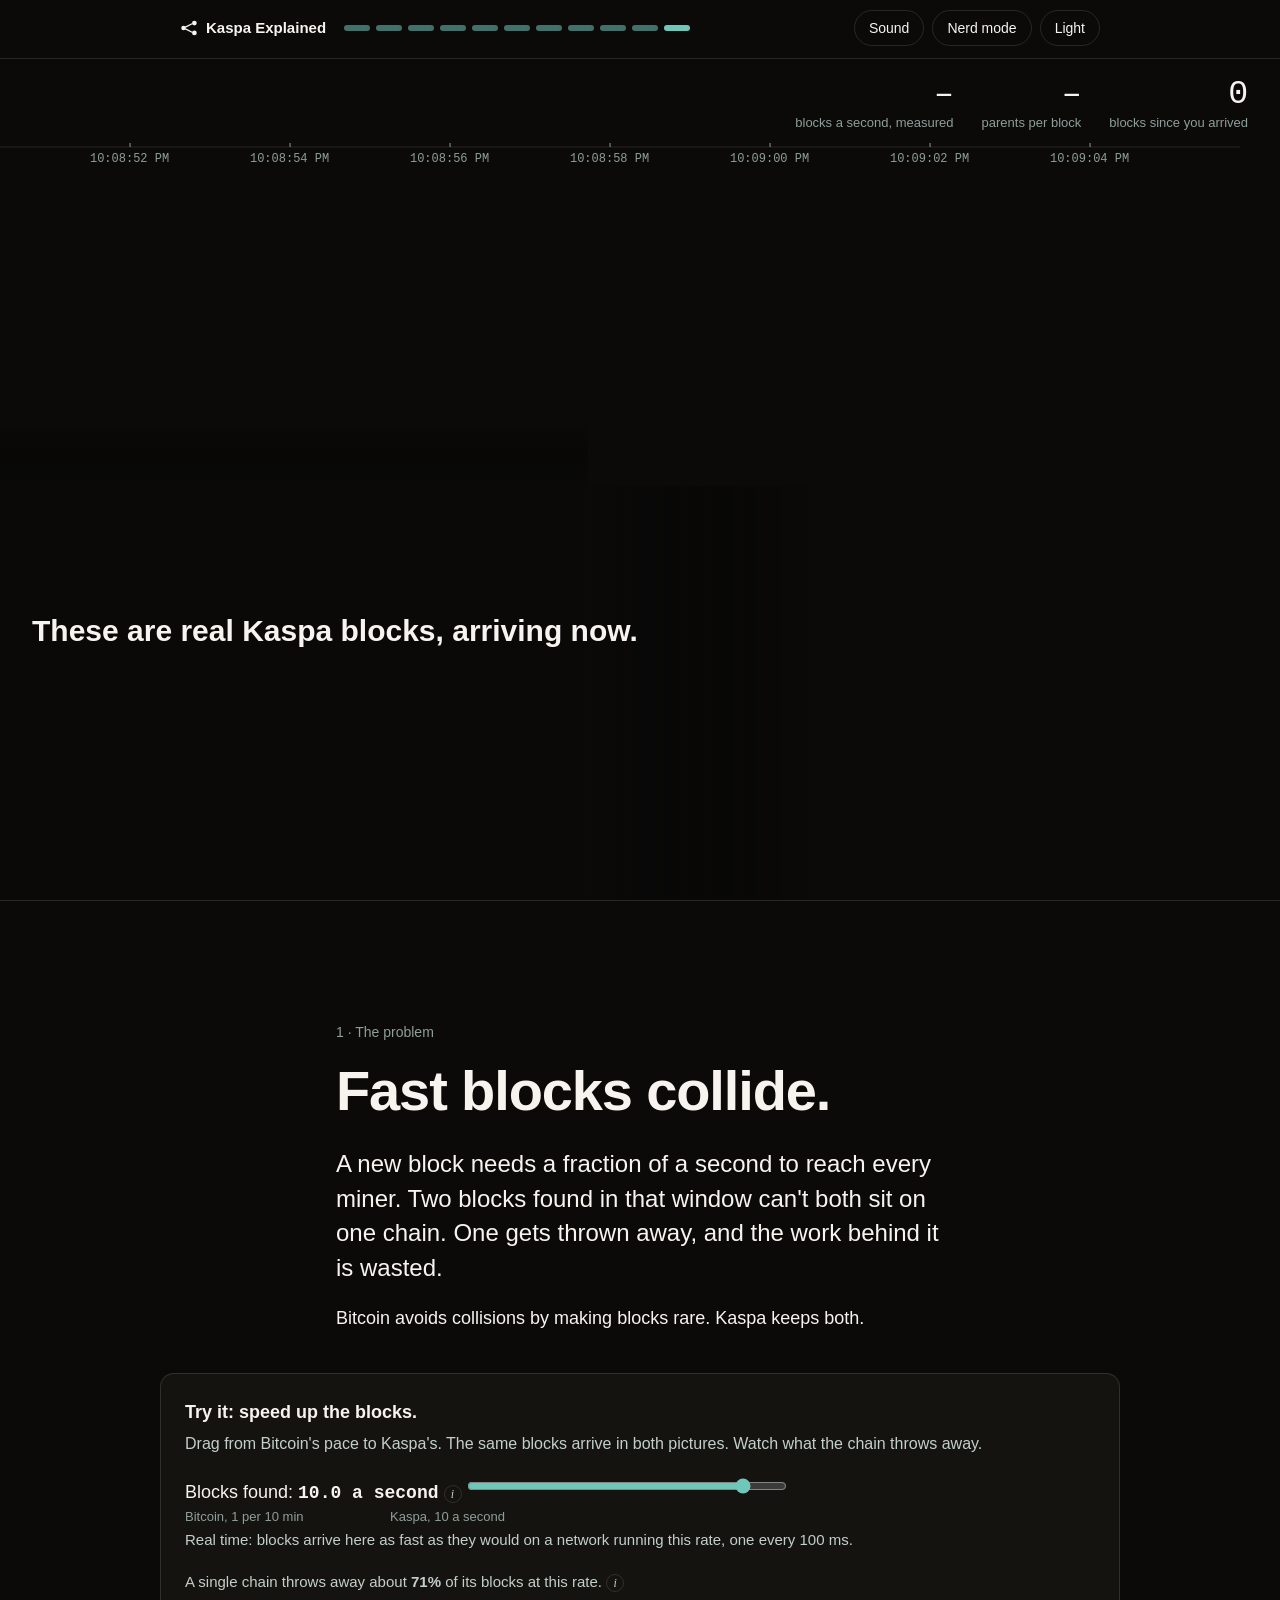
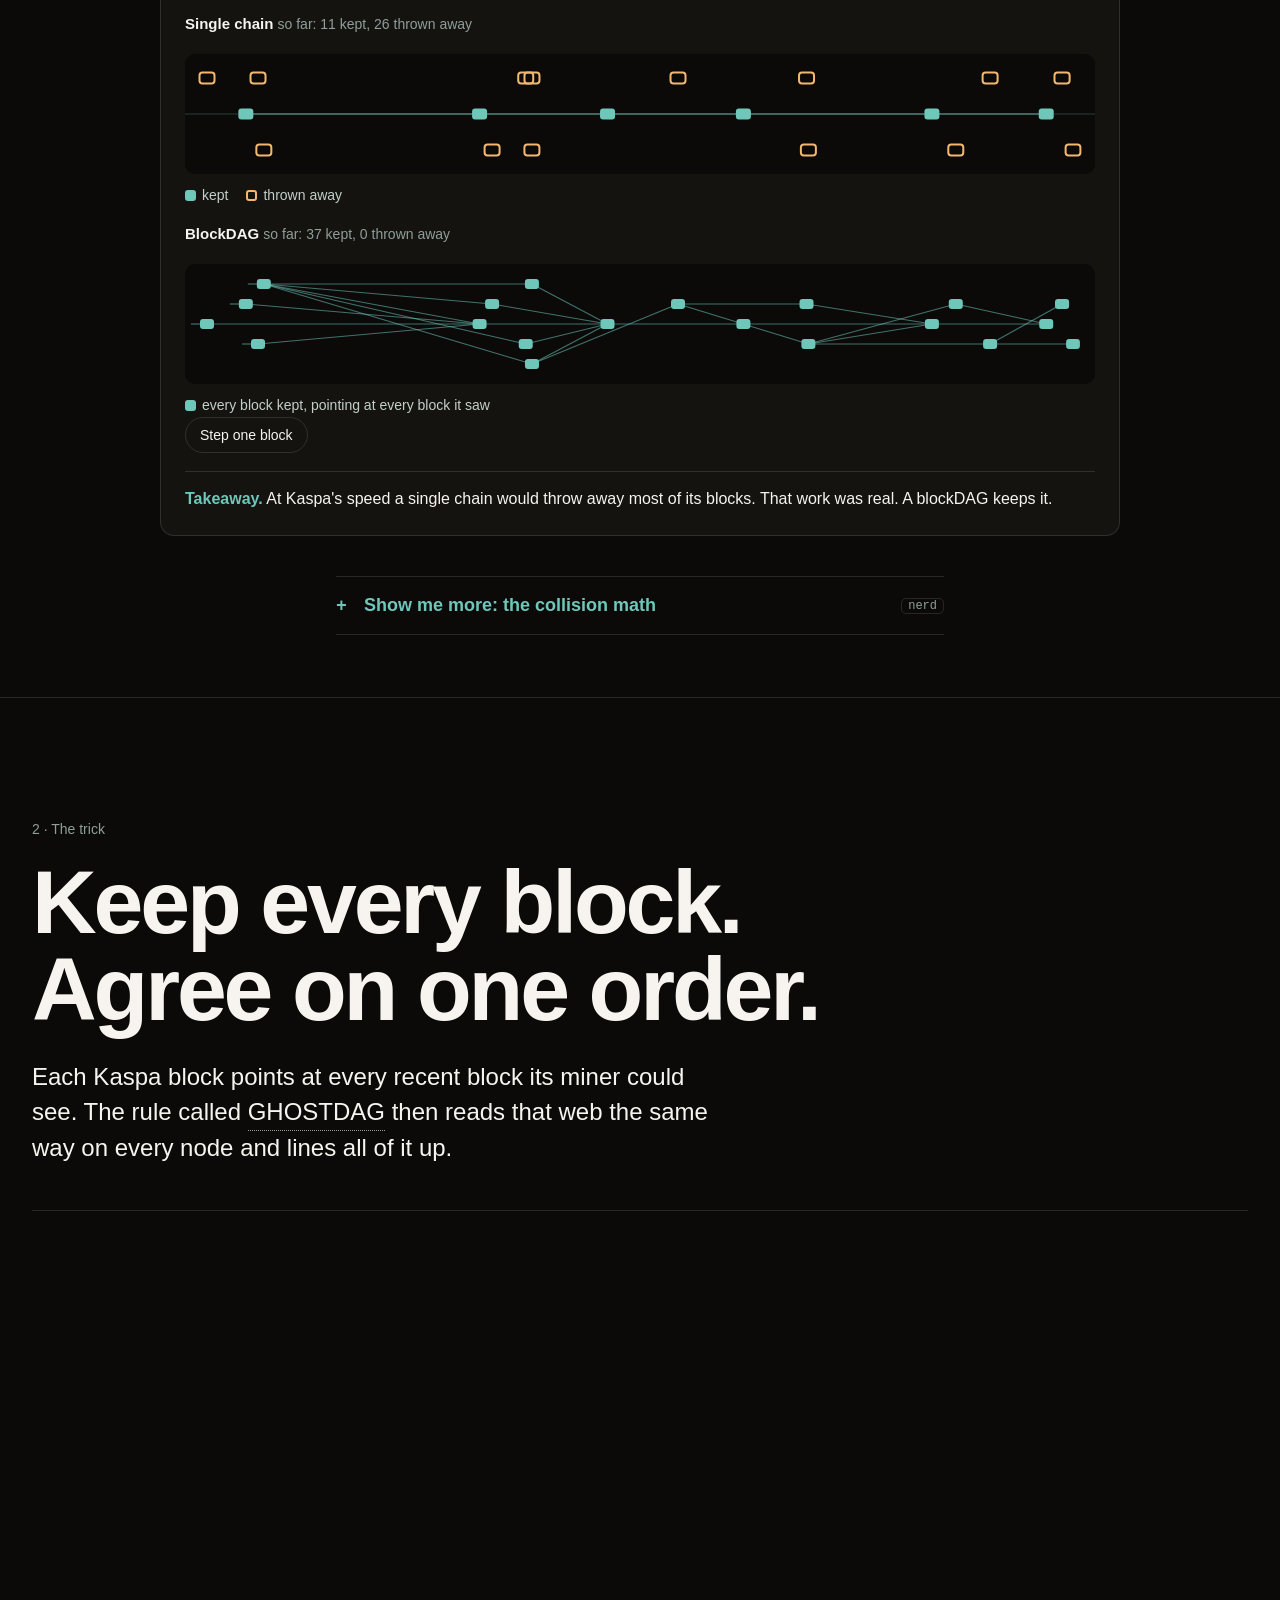
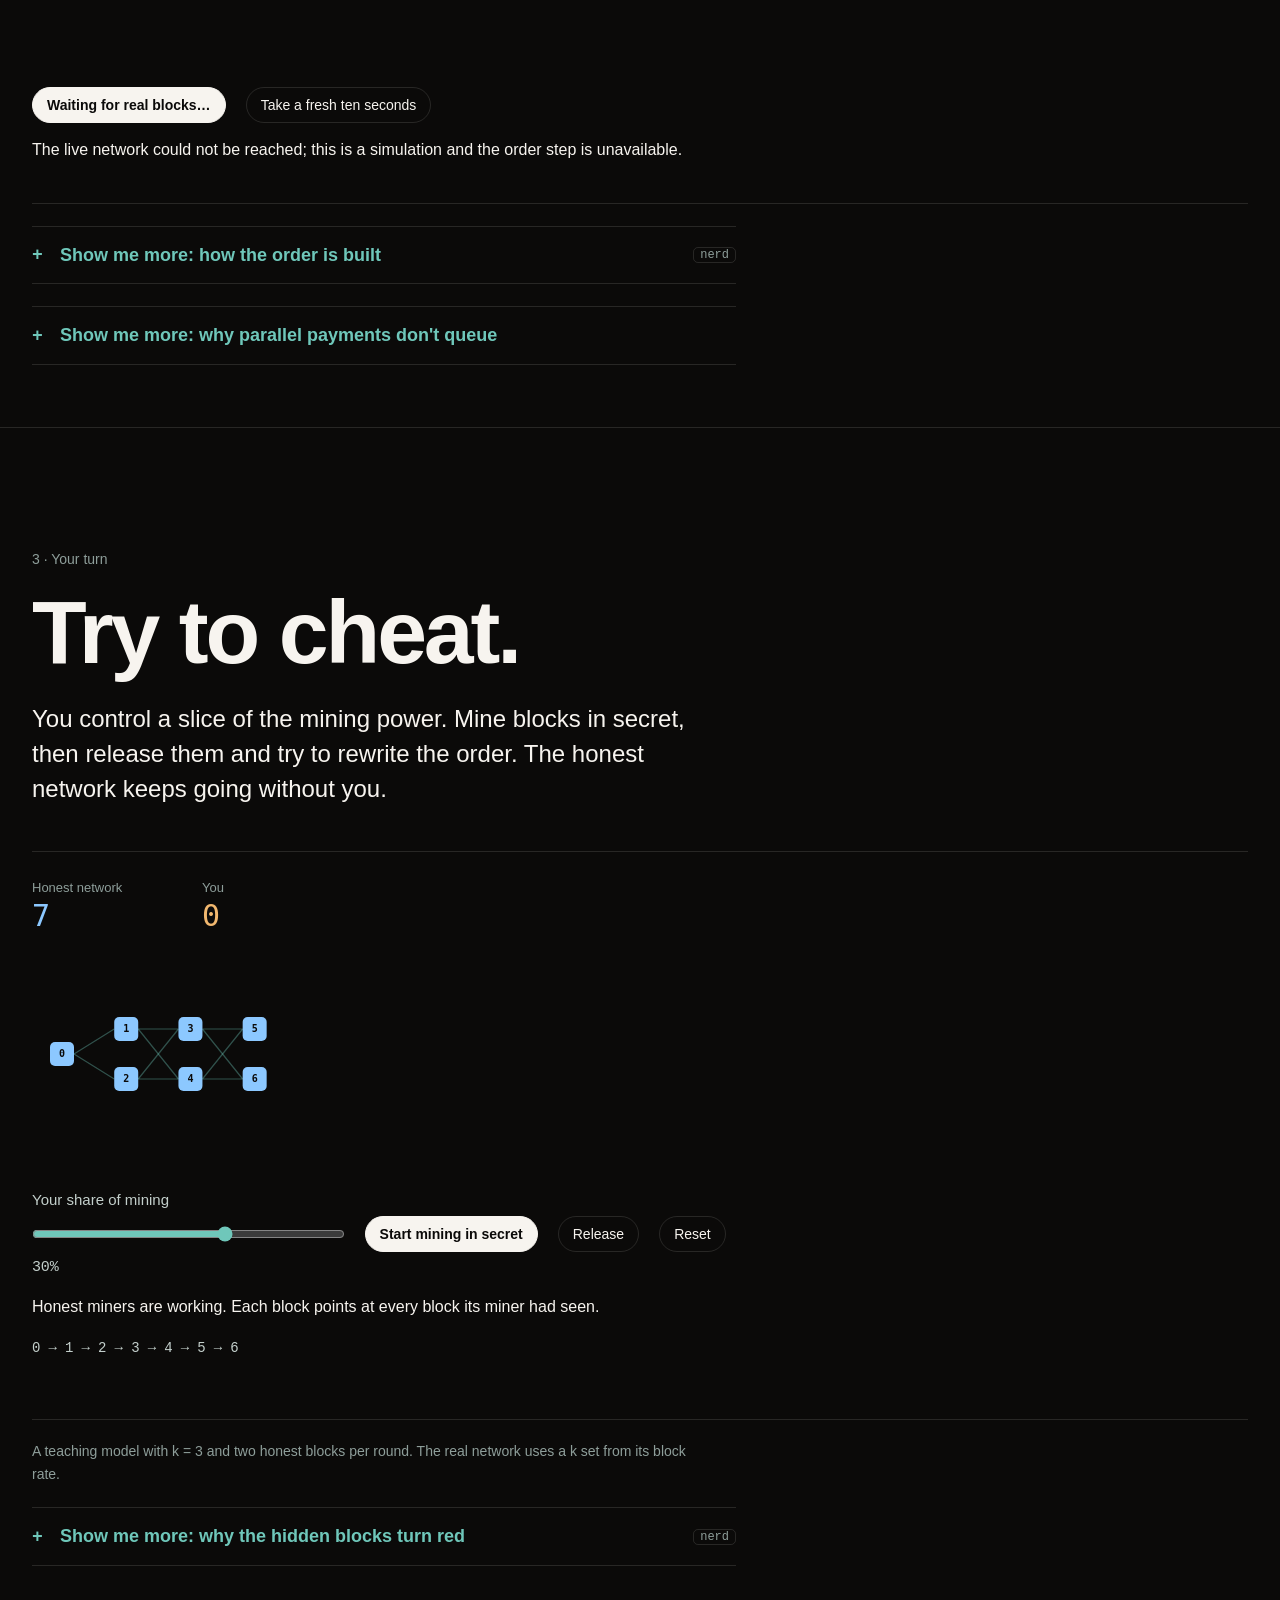
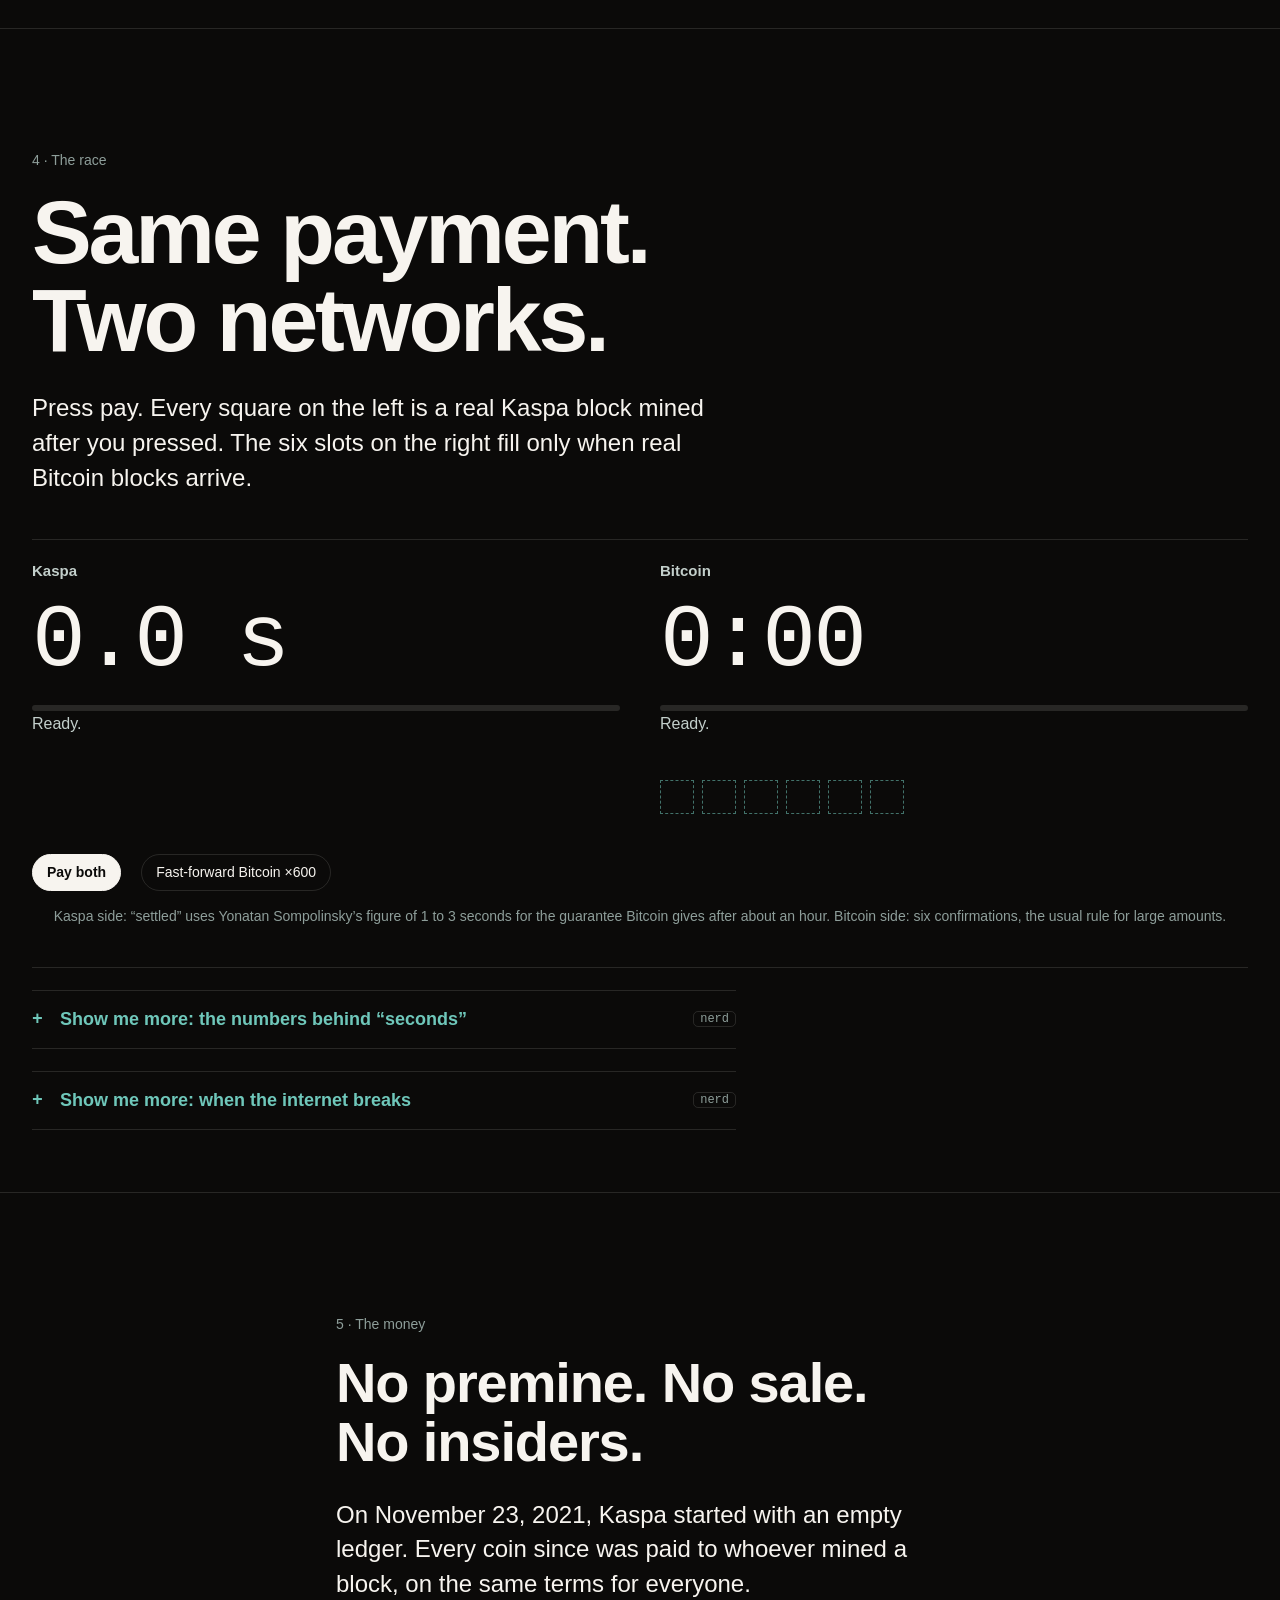
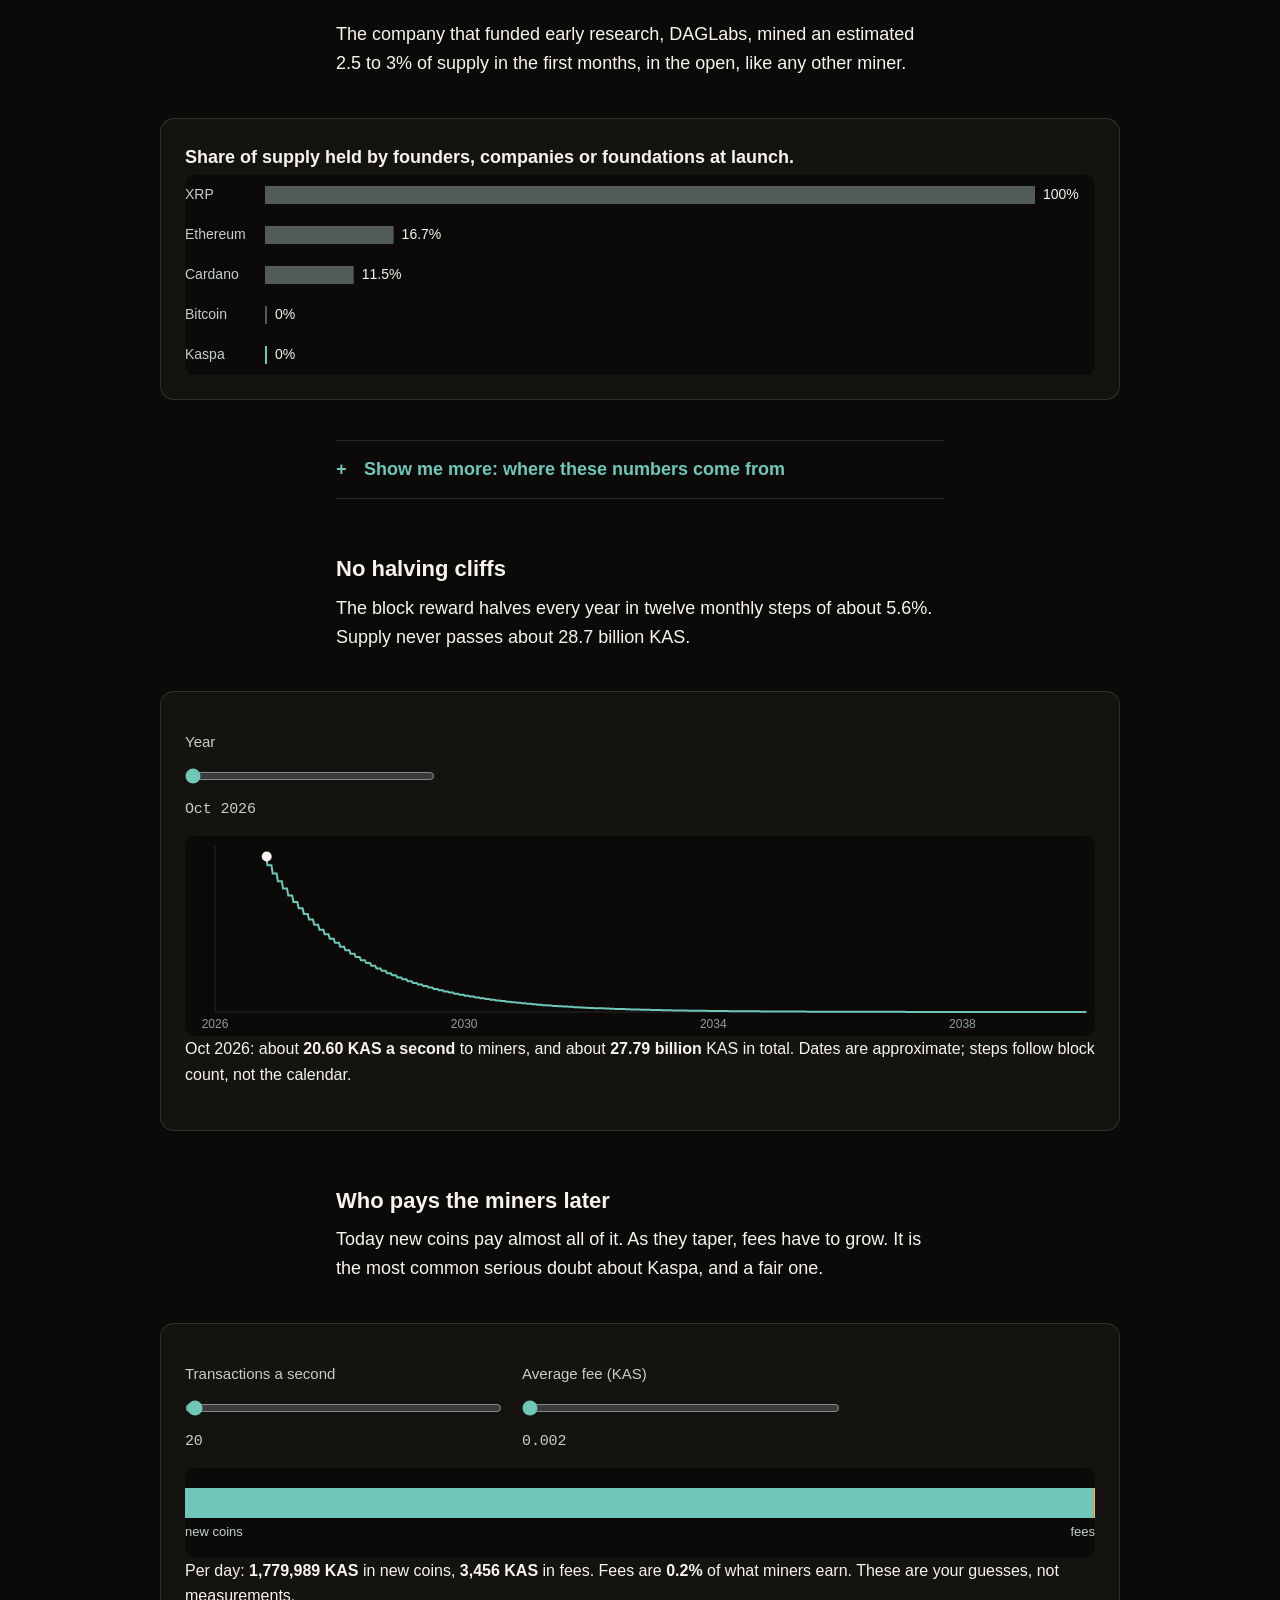
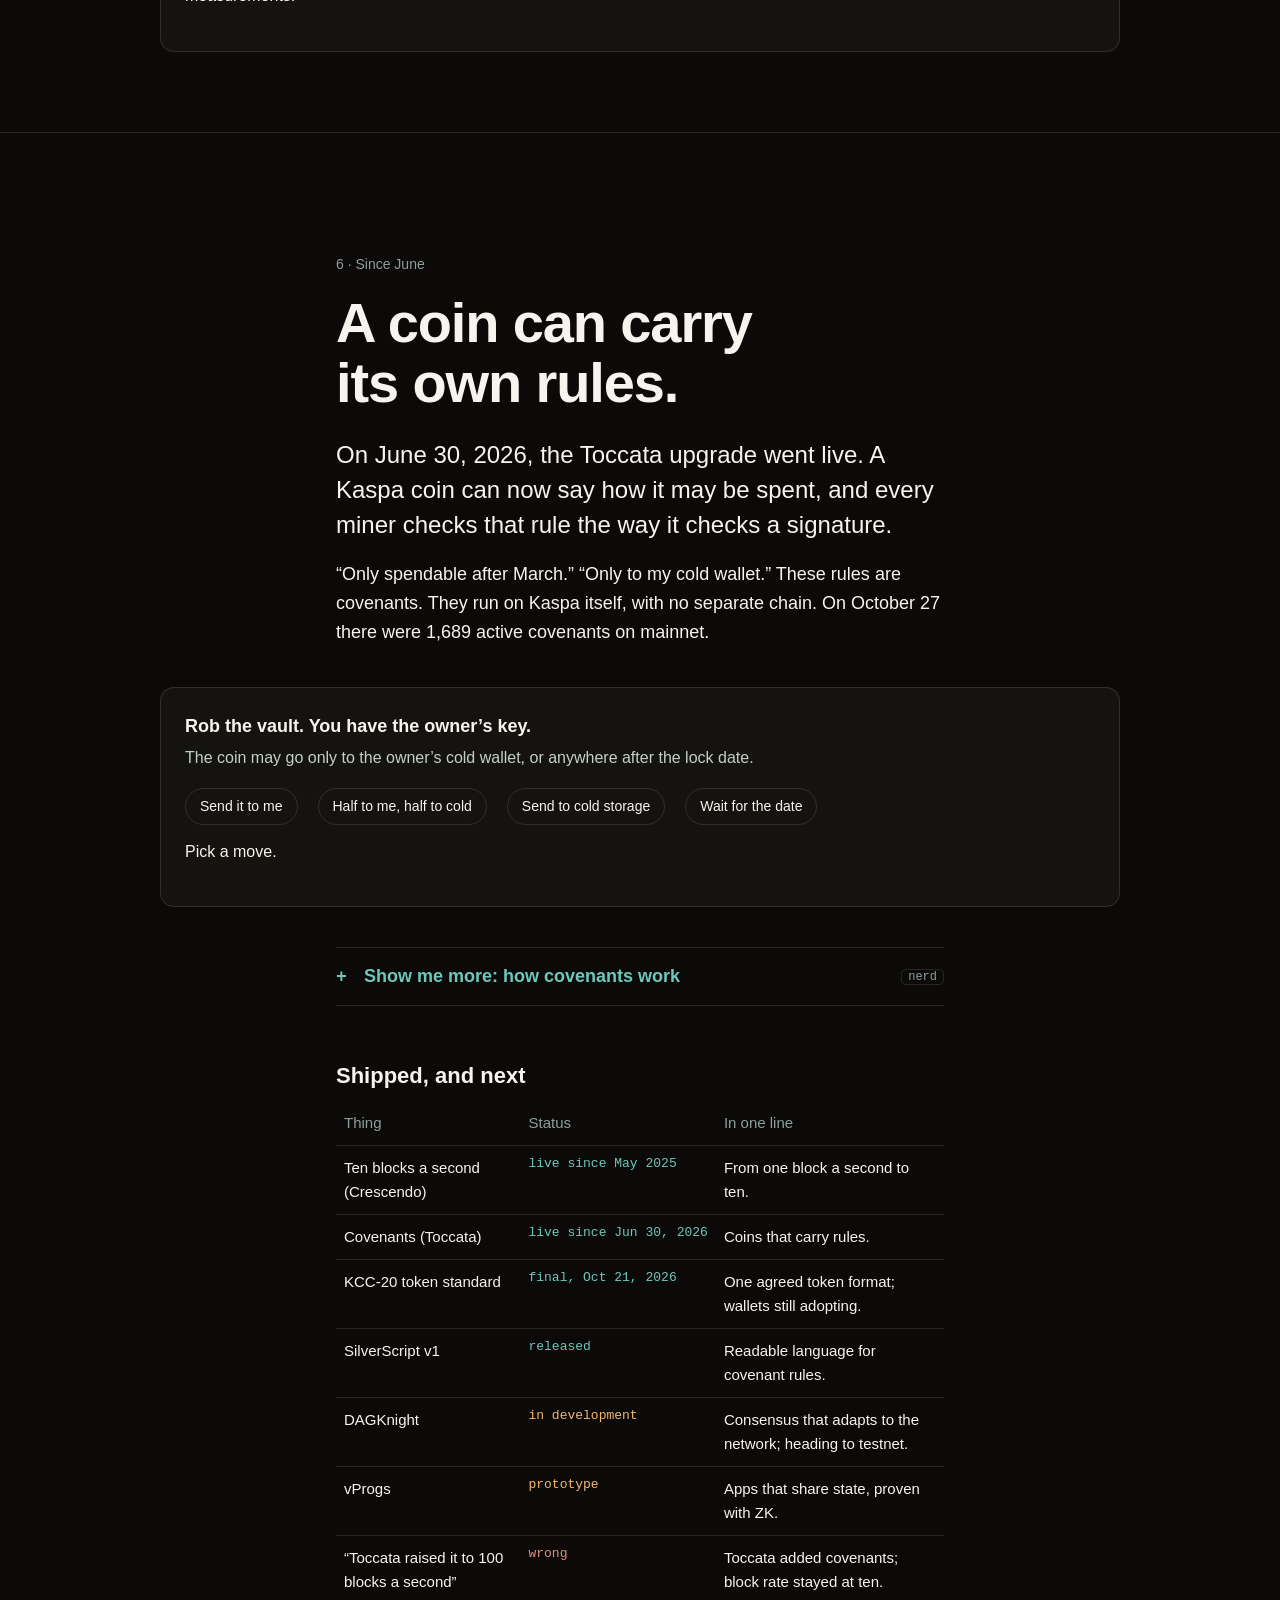
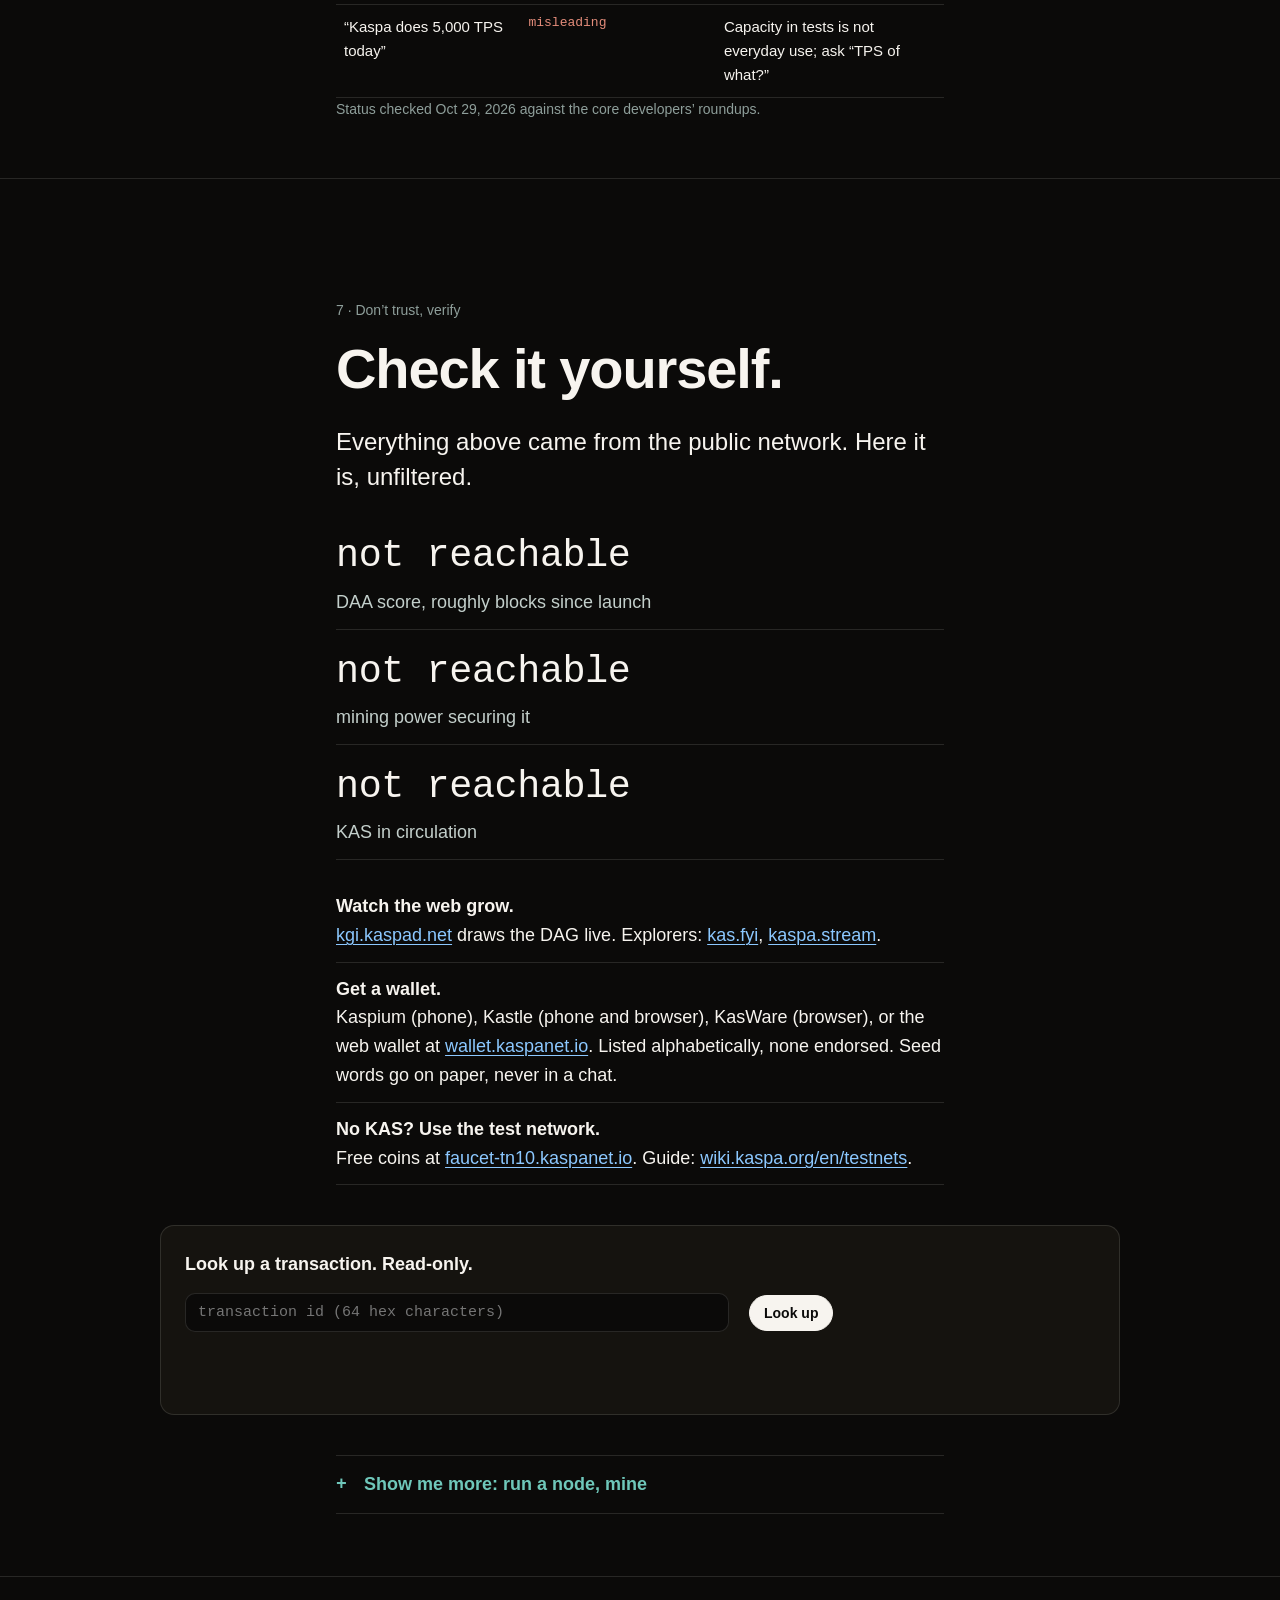
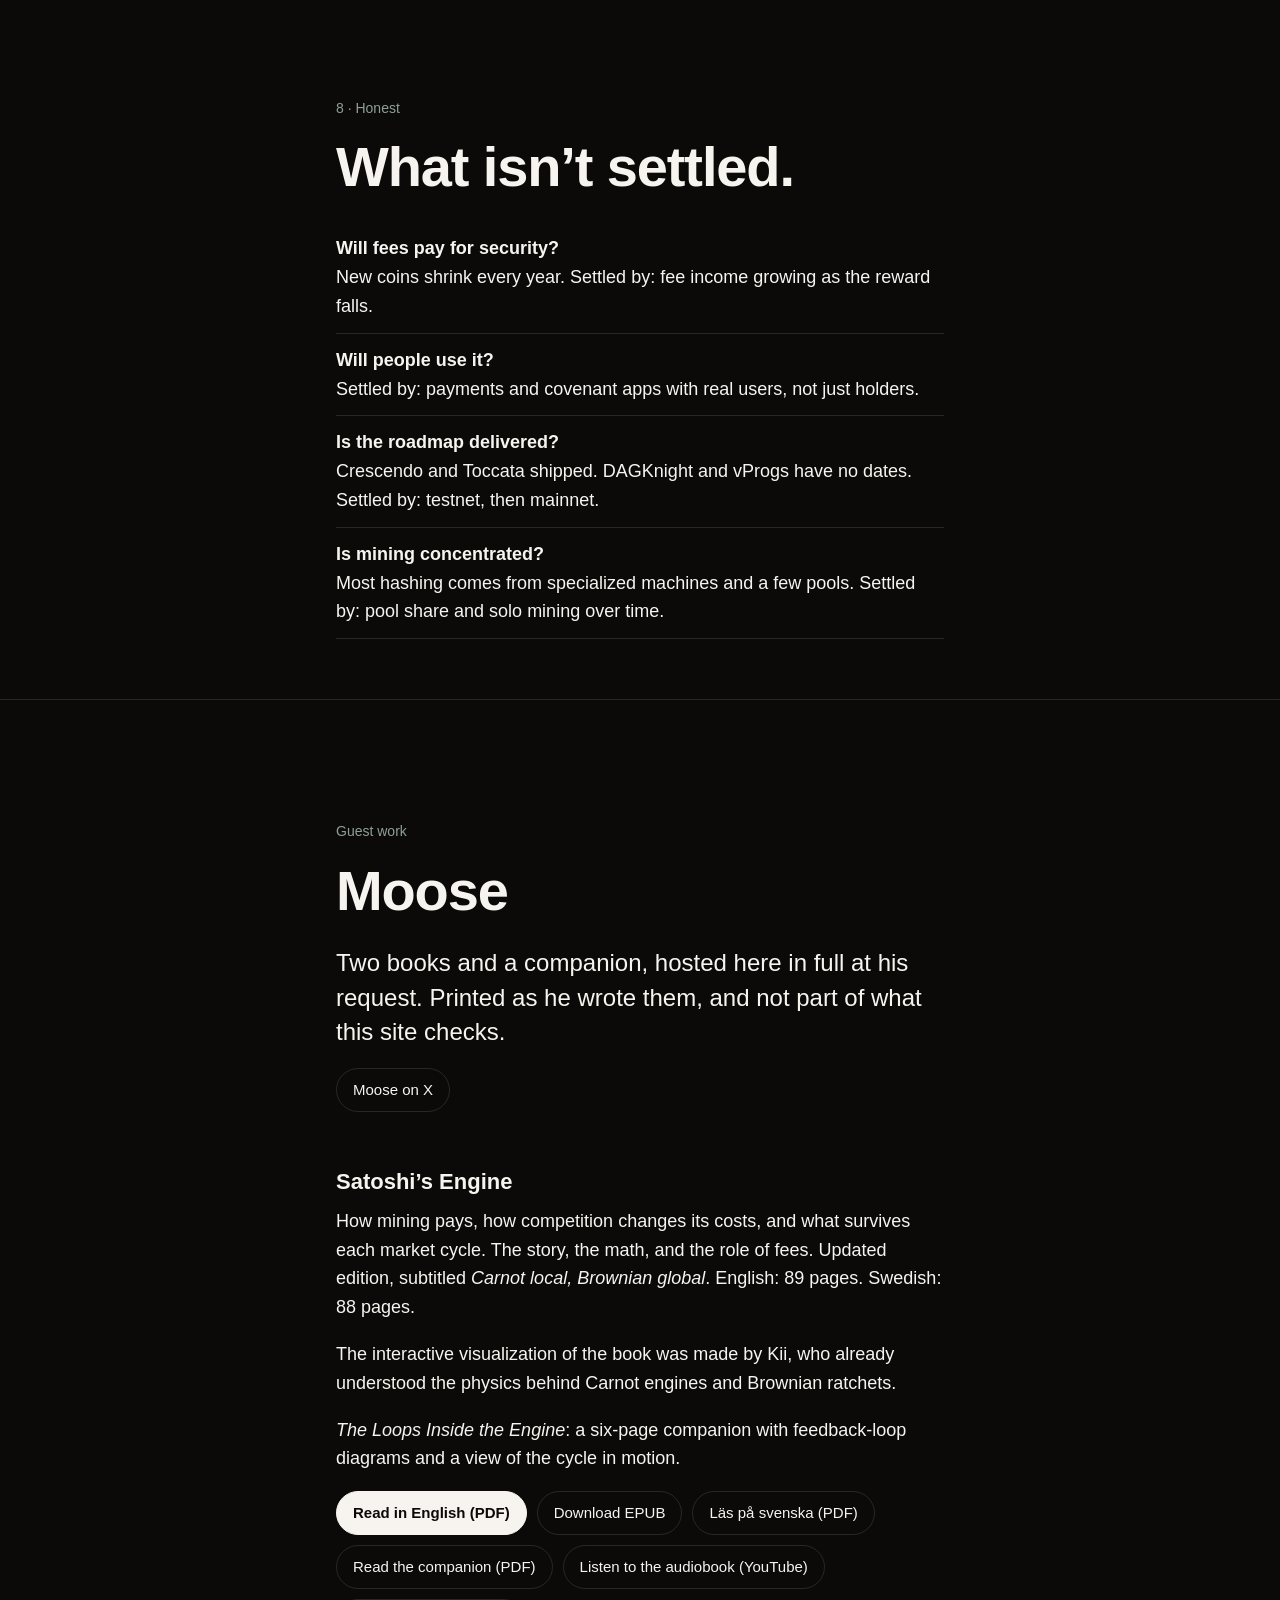
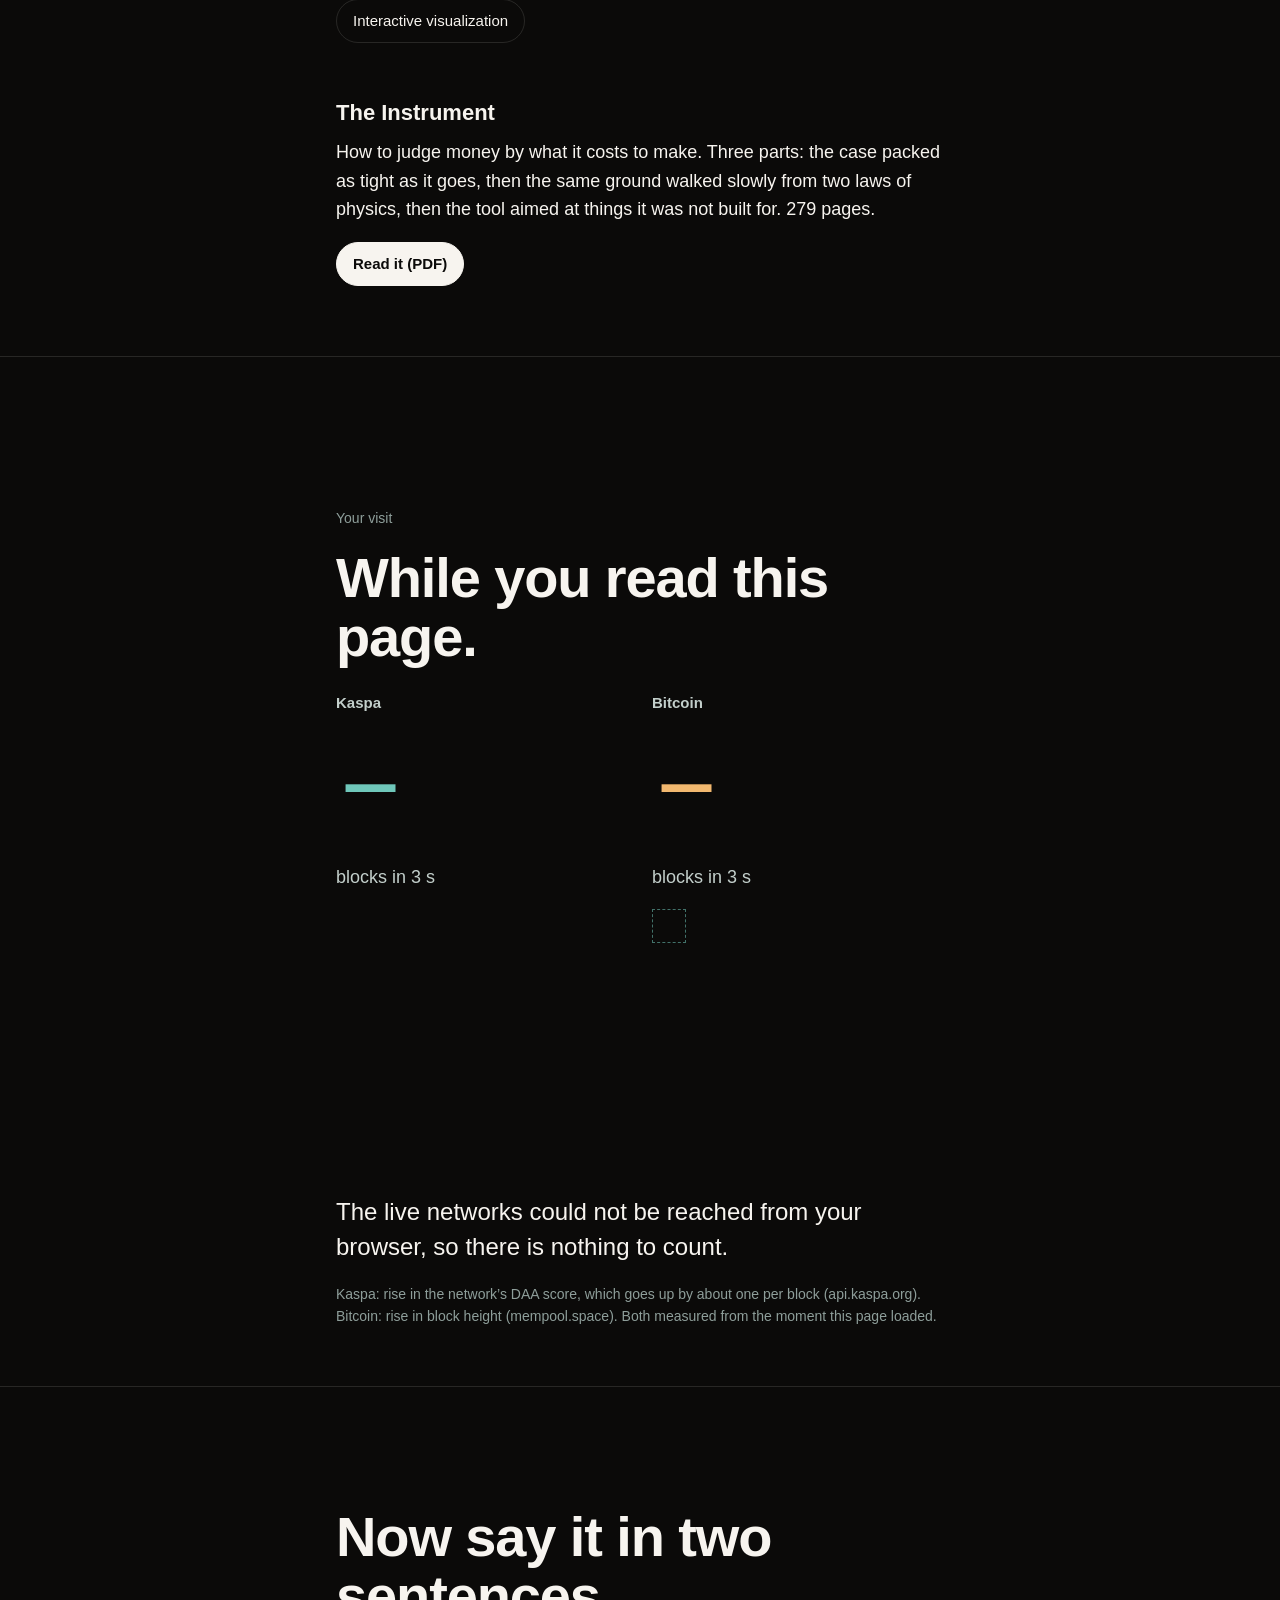
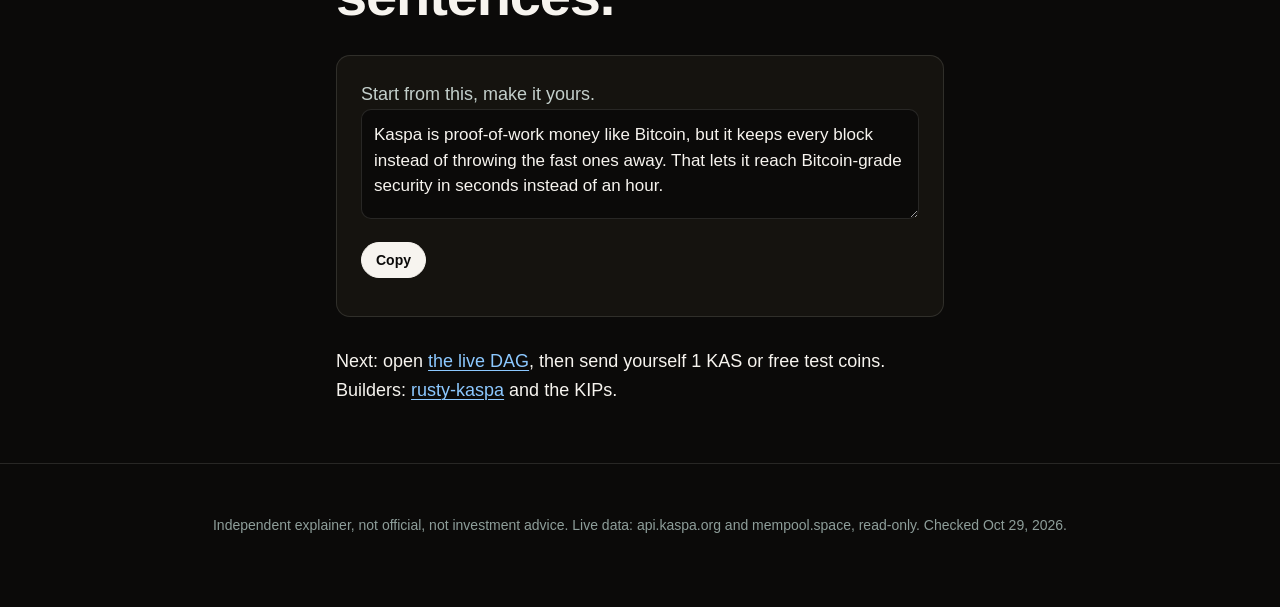
<file: index.html>
<!doctype html>
<html lang="en">
<head>
<meta charset="utf-8">
<meta name="viewport" content="width=device-width,initial-scale=1,viewport-fit=cover">
<title>Kaspa Explained: proof-of-work in real time</title>
<meta name="description" content="Watch the real Kaspa network mine ten blocks a second, put them in one order, and shrug off an attack you run yourself.">
<meta name="robots" content="noindex">
<meta name="theme-color" content="#0b0a09">
<link rel="icon" href="data:image/svg+xml,%3Csvg xmlns=%22http://www.w3.org/2000/svg%22 viewBox=%220 0 20 20%22%3E%3Ccircle cx=%224%22 cy=%2210%22 r=%223%22 fill=%22%236fc7ba%22/%3E%3Ccircle cx=%2216%22 cy=%224.5%22 r=%223%22 fill=%22%236fc7ba%22/%3E%3Ccircle cx=%2216%22 cy=%2215.5%22 r=%223%22 fill=%22%236fc7ba%22/%3E%3C/svg%3E">
<link rel="stylesheet" href="css/site.css">
<script>try{var t=localStorage.getItem('ke-theme');if(t)document.documentElement.dataset.theme=t}catch(e){}</script>
</head>
<body>
<a class="skip" href="#c1">Skip to the first chapter</a>
<header class="bar">
  <div class="bar-in">
    <a class="brand" href="#top"><svg viewBox="0 0 20 20" aria-hidden="true"><circle cx="4" cy="10" r="2.6" fill="currentColor"/><circle cx="16" cy="4.5" r="2.6" fill="currentColor"/><circle cx="16" cy="15.5" r="2.6" fill="currentColor"/><path d="M6 9 14 5M6 11l8 4" stroke="currentColor" stroke-width="1.4"/></svg>Kaspa Explained</a>
    <nav class="dots" aria-label="Chapters" id="dots"></nav>
    <div class="switch">
      <button type="button" id="sound" aria-pressed="false" title="A soft tick for every real block">Sound</button>
      <button type="button" id="nerd" aria-pressed="false" title="Open every expander and show the math">Nerd mode</button>
      <button type="button" id="theme" aria-label="Switch light or dark">Light</button>
    </div>
  </div>
  <div class="progress" id="progress"></div>
</header>

<main id="top">
<section class="hero" aria-labelledby="h-hero">
  <canvas id="liveDag" role="img" aria-label="The live Kaspa blockDAG: real blocks from the last half minute, each linked to the blocks it saw."></canvas>
  <p class="coldopen" id="coldOpen" aria-hidden="true">These are real Kaspa blocks, arriving now.</p>
  <div class="hud" id="hud" aria-live="off">
    <div><b class="num" id="hudRate">…</b><span>blocks a second, measured</span></div>
    <div><b class="num" id="hudPar">…</b><span>parents per block</span></div>
    <div><b class="num" id="hudSeen">…</b><span>blocks since you arrived</span></div>
  </div>
  <div class="hero-in">
    <h1 id="h-hero">Proof-of-work,<br>in real time.</h1>
    <p class="lead">Every square is a real Kaspa block, mined somewhere on Earth seconds ago.</p>
    <p class="scale" id="btcScale" aria-live="off">Bitcoin makes one block every ten minutes.</p>
    <p class="scale-note" id="btcScaleNote"></p>
    <div class="cta">
      <a class="btn primary" href="#c1">See how it works</a>
      <a class="btn" href="#c3">Skip to the attack</a>
    </div>
    <p class="source" id="liveSource">Connecting to the Kaspa network…</p>
  </div>
</section>

<section class="chapter" id="c1" data-title="The problem" aria-labelledby="h1c">
  <p class="meta">1 · The problem</p>
  <h2 id="h1c">Fast blocks collide.</h2>
  <p class="big">A new block needs a fraction of a second to reach every miner. Two blocks found in that window can't both sit on one chain. One gets thrown away, and the work behind it is wasted.</p>
  <p>Bitcoin avoids collisions by making blocks rare. Kaspa keeps both.</p>
  <div class="toy wide" id="collision-demo" data-collision-sim="cs-">
    <p class="try">Try it: speed up the blocks.</p>
    <p>Drag from Bitcoin's pace to Kaspa's. The same blocks arrive in both pictures. Watch what the chain throws away.</p>
    <div class="primary-control">
      <label for="cs-rate">Blocks found: <span class="big-readout" id="cs-rateVal"></span>
        <span class="info-affordance"><button type="button" class="info-affordance__trigger" data-pop="The slider stops at 32 a second, the fastest rate GHOSTDAG has a configured safety margin for in the Kaspa node's own table."><i class="info-affordance__glyph" aria-hidden="true">i</i><span class="sr-only">Why the range stops at 32</span></button></span>
      </label>
      <input id="cs-rate" type="range" min="0" max="1000" step="1" value="882" aria-label="How fast blocks are found">
      <div class="marks"><span>Bitcoin, 1 per 10 min</span><span>Kaspa, 10 a second</span></div>
    </div>
    <p class="honesty-note" id="cs-honestyNote"></p>
    <div class="secondary-control" hidden>
      <label for="cs-delay">Network delay: <b id="cs-delayVal"></b></label>
      <input id="cs-delay" type="range" min="0" max="1000" step="0.001" value="349.485" aria-label="How long a block takes to reach other miners">
    </div>
    <p class="result-line"><span id="cs-resultLine"></span>
      <span class="info-affordance"><button type="button" class="info-affordance__trigger" data-pop="Modeled with a network delay of 250 ms. A walk through 1,399 consecutive Kaspa blocks on Aug 24, 2026 put the real figure between about 204 and 666 ms. The share drifts toward the model as more blocks arrive."><i class="info-affordance__glyph" aria-hidden="true">i</i><span class="sr-only">What this number assumes</span></button></span></p>
    <div class="panel">
      <p class="panel-title">Single chain <span class="stat" id="cs-chainStat">so far: 0 kept, 0 thrown away</span></p>
      <canvas id="cs-chainCanvas" role="img" aria-label="Single chain of recent blocks, colored by whether each was kept or thrown away." aria-describedby="cs-graphSummary"></canvas>
      <div class="legend"><span><i class="blk" style="background:var(--green)"></i>kept</span><span><i class="blk hollow" style="border-color:var(--orange)"></i>thrown away</span></div>
    </div>
    <div class="panel dag">
      <p class="panel-title">BlockDAG <span class="stat" id="cs-dagStat">so far: 0 kept, 0 thrown away</span></p>
      <canvas id="cs-dagCanvas" role="img" aria-label="BlockDAG of the same blocks, all kept, each pointing at the blocks it saw." aria-describedby="cs-graphSummary"></canvas>
      <div class="legend"><span><i class="blk" style="background:var(--green)"></i>every block kept, pointing at every block it saw</span></div>
    </div>
    <p class="sr-only" id="cs-graphSummary"></p>
    <button hidden id="cs-step" class="btn" type="button">Step one block</button>
    <p class="take"><b>Takeaway.</b> At Kaspa's speed a single chain would throw away most of its blocks. That work was real. A blockDAG keeps it.</p>
  </div>
  <details class="more nerd"><summary>Show me more: the collision math</summary><div class="in">
    <p>Blocks arrive at random, like raindrops: a Poisson process with rate λ. Two collide when the next one is found before the first has spread, which takes delay d. The share a chain discards grows with λ × d. At Kaspa's ten a second and a 250 ms delay, λd = 2.5 and a chain would discard about 71% of blocks. Checked against the PHANTOM/GHOSTDAG paper, <a href="https://eprint.iacr.org/2018/104">eprint.iacr.org/2018/104</a>.</p>
    <p>Open nerd mode to see the network-delay slider in the toy above.</p>
  </div></details>
</section>

<section class="chapter show" id="c2" data-title="One order" aria-labelledby="h2c">
  <p class="meta">2 · The trick</p>
  <h2 id="h2c">Keep every block.<br>Agree on one order.</h2>
  <p class="big">Each Kaspa block points at every recent block its miner could see. The rule called <button class="term" type="button" data-pop="GHOSTDAG: the rule Kaspa runs today to turn the web of blocks into one agreed order. From research by Yonatan Sompolinsky and Aviv Zohar.">GHOSTDAG</button> then reads that web the same way on every node and lines all of it up.</p>
  <div class="stage" id="order">
    <canvas id="orderCanvas" role="img" aria-label="Real Kaspa blocks from the last ten seconds, first as a web, then in their agreed order." aria-describedby="orderOut"></canvas>
    <div class="controls">
      <button class="btn primary" type="button" id="oGo" disabled>Waiting for real blocks…</button>
      <button class="btn" type="button" id="oAgain" hidden>Take a fresh ten seconds</button>
    </div>
    <p class="out" id="orderOut">This uses the last ten seconds of the real network, not a simulation.</p>
  </div>
  <details class="more nerd"><summary>Show me more: how the order is built</summary><div class="in">
    <p>Each block names one <i>selected parent</i>, the parent with the most blue work behind it. Following those links gives a spine through the web, the selected chain (brighter squares). Each chain block merges the blocks it saw that its selected parent had not: its mergeset. The order is: everything before, then the mergeset sorted by accumulated work, then the chain block itself.</p>
    <p>This page rebuilds that order in your browser from fields the node publishes for every block: the chain flag, selected parent, mergeset and blue work. A node's own virtual-chain call is the authority; this is a view of it. Blocks the network hasn't merged yet are shown as waiting.</p>
    <p>A block stays blue if, among the blocks it could not have seen, at most k are blue. Kaspa sets k from the block rate and a worst-case network delay. Mainnet runs GHOSTDAG; DAGKnight is the planned successor that adapts to the network instead (chapter 4).</p>
  </div></details>
  <details class="more" id="coinsMore"><summary>Show me more: why parallel payments don't queue</summary><div class="in">
    <p>Kaspa tracks money as separate coins, the way Bitcoin does, rather than one balance per account. Payments that land in parallel blocks don't have to wait for each other.</p>
    <div class="toy" id="coins">
      <canvas id="coinsCanvas" height="170" role="img" aria-label="Five payments: as separate coins they go together; as one balance they queue."></canvas>
      <div class="controls"><button class="btn primary" type="button" id="coinsGo">Send five at once</button><span class="out muted" id="coinsOut"></span></div>
    </div>
  </div></details>
</section>

<section class="chapter show" id="c3" data-title="Attack it" aria-labelledby="h3c">
  <p class="meta">3 · Your turn</p>
  <h2 id="h3c">Try to cheat.</h2>
  <p class="big">You control a slice of the mining power. Mine blocks in secret, then release them and try to rewrite the order. The honest network keeps going without you.</p>
  <div class="stage" id="ghost">
    <canvas id="ghostCanvas" height="300" role="img" aria-label="A blockDAG growing. Blue blocks are honest; your hidden blocks are dashed until released, then judged." aria-describedby="gOut"></canvas>
    <div class="controls">
      <label>Your share of mining <input type="range" id="qAtk" min="5" max="45" value="30"> <span class="num" id="qAtkVal">30%</span></label>
      <button class="btn primary" type="button" id="gHide">Start mining in secret</button>
      <button class="btn" type="button" id="gRelease" disabled>Release</button>
      <button class="btn" type="button" id="gReset">Reset</button>
    </div>
    <p class="out" id="gOut"></p>
    <p class="order-strip num" id="gOrder" aria-label="The order every node agrees on"></p>
  </div>
  <p class="note">A teaching model with k = 3 and two honest blocks per round. The real network uses a k set from its block rate.</p>
  <details class="more nerd"><summary>Show me more: why the hidden blocks turn red</summary><div class="in">
    <p>While you hid, the honest network kept making blocks your branch never saw. That gap is your blocks' anticone. A block stays blue only if at most k blue blocks sit in its anticone. Honest blocks, published at once, have small anticones. Yours has a huge one, so it is colored red and ordered after the honest ones. Red blocks still count; they just can't jump the queue.</p>
  </div></details>
</section>

<section class="chapter show" id="c4" data-title="The race" aria-labelledby="h4c">
  <p class="meta">4 · The race</p>
  <h2 id="h4c">Same payment.<br>Two networks.</h2>
  <p class="big">Press pay. Every square on the left is a real Kaspa block mined after you pressed. The six slots on the right fill only when real Bitcoin blocks arrive.</p>
  <div class="stage duel" id="duel">
    <div class="side" id="dK">
      <p class="side-name">Kaspa</p>
      <p class="clock num" id="dKclock">0.0 s</p>
      <div class="meter"><div class="meter-fill" id="dKfill"></div></div>
      <p class="side-out" id="dKout">Ready.</p>
      <div class="pile" id="dKpile" aria-hidden="true"></div>
    </div>
    <div class="side" id="dB">
      <p class="side-name">Bitcoin</p>
      <p class="clock num" id="dBclock">0:00</p>
      <div class="meter"><div class="meter-fill btc" id="dBfill"></div></div>
      <p class="side-out" id="dBout">Ready.</p>
      <div class="slots" id="dBslots" aria-hidden="true"><i></i><i></i><i></i><i></i><i></i><i></i></div>
    </div>
    <div class="controls"><button class="btn primary" type="button" id="dGo">Pay both</button><button class="btn" type="button" id="dFast" hidden>Fast-forward Bitcoin ×600</button></div>
    <p class="note" id="dNote">Kaspa side: “settled” uses Yonatan Sompolinsky’s figure of 1 to 3 seconds for the guarantee Bitcoin gives after about an hour. Bitcoin side: six confirmations, the usual rule for large amounts.</p>
  </div>
  <details class="more nerd"><summary>Show me more: the numbers behind “seconds”</summary><div class="in">
    <p>For Kaspa, Sompolinsky gives figures on X (Feb 26, 2026): at 10 blocks a second, a 37% attacker can fake the majority signal within a second with probability 12%; at 100 blocks a second that drops to 0.3%. He also writes that Bitcoin reaches censorship resistance in about an hour and Kaspa reaches the same level in 1 to 3 seconds. <a href="https://x.com/hashdag/status/2026991442506256843">Post</a>, <a href="https://x.com/hashdag/status/2023541070001246546">post</a>. That is why core wants more blocks per second, not for throughput. “Scalability is boring,” in his words.</p>
    <div class="toy" id="race">
      <p class="try">Satoshi’s formula, for Bitcoin.</p>
      <div class="controls"><label>Attacker’s share <input type="range" id="qIn" min="5" max="45" value="10"> <span class="num" id="qVal">10%</span></label></div>
      <canvas id="raceCanvas" height="220" role="img" aria-label="Chance an attacker can reverse a Bitcoin payment, by minutes waited."></canvas>
      <p class="out" id="raceOut"></p>
      <p class="note">Section 11 of the Bitcoin white paper, one block per ten minutes. Exact for Bitcoin’s model; it does not apply to a DAG as is.</p>
    </div>
  </div></details>
  <details class="more nerd"><summary>Show me more: when the internet breaks</summary><div class="in">
    <p>GHOSTDAG fixes its safety margin k in advance, from an assumed worst-case delay. If the real network is much slower, a fixed margin can be too tight. DAGKnight, Kaspa’s planned next consensus, measures the network as it goes: fast when the internet is calm, slower but still safe when it splits. Core developers merged more DAGKnight code toward testnet in September 2026; it is not on mainnet.</p>
  </div></details>
</section>

<section class="chapter" id="c5" data-title="Fair launch" aria-labelledby="h5c">
  <p class="meta">5 · The money</p>
  <h2 id="h5c">No premine. No sale.<br>No insiders.</h2>
  <p class="big">On November 23, 2021, Kaspa started with an empty ledger. Every coin since was paid to whoever mined a block, on the same terms for everyone.</p>
  <p>The company that funded early research, DAGLabs, mined an estimated 2.5 to 3% of supply in the first months, in the open, like any other miner.</p>
  <div class="toy" id="fair">
    <p class="try">Share of supply held by founders, companies or foundations at launch.</p>
    <canvas id="fairCanvas" height="200" role="img" aria-label="Insider share at launch: XRP 100%, Ethereum 16.7%, Cardano 11.5%, Bitcoin 0%, Kaspa 0%."></canvas>
  </div>
  <details class="more"><summary>Show me more: where these numbers come from</summary><div class="in">
    <p>Kaspa: the node’s genesis file ships an empty coin set. Ethereum: about 12M of the ~72M genesis ETH (16.7%) went to founders, early contributors and the Ethereum Foundation; the rest was sold in the 2014 crowdsale. Cardano: IOHK, Emurgo and the Cardano Foundation held 11.52% of the 45B maximum. XRP: all 100B were created for Ripple and its founders.</p>
  </div></details>
  <h3>No halving cliffs</h3>
  <p>The block reward halves every year in twelve monthly steps of about 5.6%. Supply never passes about 28.7 billion KAS.</p>
  <div class="toy" id="emit">
    <div class="controls"><label>Year <input type="range" id="yIn" min="2026.83" max="2040" step="0.0833" value="2026.83"> <span class="num" id="yVal"></span></label></div>
    <canvas id="emitCanvas" height="200" role="img" aria-label="Kaspa’s new coins per second over time, falling smoothly."></canvas>
    <p class="out" id="emitOut"></p>
    <p class="note" id="emitLive"></p>
  </div>
  <h3>Who pays the miners later</h3>
  <p>Today new coins pay almost all of it. As they taper, fees have to grow. It is the most common serious doubt about Kaspa, and a fair one.</p>
  <div class="toy" id="miners">
    <div class="controls">
      <label>Transactions a second <input type="range" id="tpsIn" min="0" max="3000" step="10" value="20"> <span class="num" id="tpsVal"></span></label>
      <label>Average fee (KAS) <input type="range" id="feeIn" min="0" max="2" step="0.001" value="0.002"> <span class="num" id="feeVal"></span></label>
    </div>
    <canvas id="minersCanvas" height="90" role="img" aria-label="Miner income split between new coins and fees."></canvas>
    <p class="out" id="minersOut"></p>
  </div>
</section>

<section class="chapter" id="c6" data-title="Coins with rules" aria-labelledby="h6c">
  <p class="meta">6 · Since June</p>
  <h2 id="h6c">A coin can carry<br>its own rules.</h2>
  <p class="big">On June 30, 2026, the Toccata upgrade went live. A Kaspa coin can now say how it may be spent, and every miner checks that rule the way it checks a signature.</p>
  <p>“Only spendable after March.” “Only to my cold wallet.” These rules are covenants. They run on Kaspa itself, with no separate chain. On October 27 there were 1,689 active covenants on mainnet.</p>
  <div class="toy" id="vault">
    <p class="try">Rob the vault. You have the owner’s key.</p>
    <p>The coin may go only to the owner’s cold wallet, or anywhere after the lock date.</p>
    <div class="controls">
      <button class="btn" type="button" data-try="steal">Send it to me</button>
      <button class="btn" type="button" data-try="split">Half to me, half to cold</button>
      <button class="btn" type="button" data-try="cold">Send to cold storage</button>
      <button class="btn" type="button" data-try="wait">Wait for the date</button>
    </div>
    <p class="out" id="vaultOut">Pick a move.</p>
  </div>
  <details class="more nerd"><summary>Show me more: how covenants work</summary><div class="in">
    <p>Toccata turned on four proposals: KIP-17 lets a script check the transaction spending it, so a coin can demand a matching next output; KIP-20 gives covenants an ID that consensus tracks, so lookalikes can’t be forged; KIP-16 lets a script check a zero-knowledge proof instead of re-running the work; KIP-21 adds sequencing commitments so an app can prove its own lane. Activation was at DAA score 474,165,565.</p>
    <p>SilverScript, released as v1 in September, lets developers write these rules in readable code. What covenants can’t do yet: many users changing one shared app state at once. That is the goal of vProgs, still a prototype.</p>
  </div></details>
  <h3>Shipped, and next</h3>
  <div class="scroll" tabindex="0" role="region" aria-label="Shipped and next, scrolls sideways"><table>
    <thead><tr><th>Thing</th><th>Status</th><th>In one line</th></tr></thead>
    <tbody>
      <tr><td>Ten blocks a second (Crescendo)</td><td class="tag live">live since May 2025</td><td>From one block a second to ten.</td></tr>
      <tr><td>Covenants (Toccata)</td><td class="tag live">live since Jun 30, 2026</td><td>Coins that carry rules.</td></tr>
      <tr><td>KCC-20 token standard</td><td class="tag live">final, Oct 21, 2026</td><td>One agreed token format; wallets still adopting.</td></tr>
      <tr><td>SilverScript v1</td><td class="tag live">released</td><td>Readable language for covenant rules.</td></tr>
      <tr><td>DAGKnight</td><td class="tag road">in development</td><td>Consensus that adapts to the network; heading to testnet.</td></tr>
      <tr><td>vProgs</td><td class="tag road">prototype</td><td>Apps that share state, proven with ZK.</td></tr>
      <tr><td>“Toccata raised it to 100 blocks a second”</td><td class="tag wrong">wrong</td><td>Toccata added covenants; block rate stayed at ten.</td></tr>
      <tr><td>“Kaspa does 5,000 TPS today”</td><td class="tag wrong">misleading</td><td>Capacity in tests is not everyday use; ask “TPS of what?”</td></tr>
    </tbody></table></div>
  <p class="note">Status checked Oct 29, 2026 against the core developers’ roundups.</p>
</section>

<section class="chapter" id="c7" data-title="Check it" aria-labelledby="h7c">
  <p class="meta">7 · Don’t trust, verify</p>
  <h2 id="h7c">Check it yourself.</h2>
  <p class="big">Everything above came from the public network. Here it is, unfiltered.</p>
  <ul class="facts live-facts" id="liveFacts">
    <li><b class="num" id="lfScore">…</b><span class="muted">DAA score, roughly blocks since launch</span></li>
    <li><b class="num" id="lfHash">…</b><span class="muted">mining power securing it</span></li>
    <li><b class="num" id="lfSupply">…</b><span class="muted">KAS in circulation</span></li>
  </ul>
  <ol class="facts">
    <li><b>Watch the web grow.</b> <a href="https://kgi.kaspad.net">kgi.kaspad.net</a> draws the DAG live. Explorers: <a href="https://kas.fyi">kas.fyi</a>, <a href="https://kaspa.stream">kaspa.stream</a>.</li>
    <li><b>Get a wallet.</b> Kaspium (phone), Kastle (phone and browser), KasWare (browser), or the web wallet at <a href="https://wallet.kaspanet.io">wallet.kaspanet.io</a>. Listed alphabetically, none endorsed. Seed words go on paper, never in a chat.</li>
    <li><b>No KAS? Use the test network.</b> Free coins at <a href="https://faucet-tn10.kaspanet.io">faucet-tn10.kaspanet.io</a>. Guide: <a href="https://wiki.kaspa.org/en/testnets">wiki.kaspa.org/en/testnets</a>.</li>
  </ol>
  <div class="toy" id="lookup">
    <p class="try">Look up a transaction. Read-only.</p>
    <div class="controls"><input type="text" id="txIn" placeholder="transaction id (64 hex characters)" spellcheck="false" autocomplete="off" aria-label="Transaction id"><button class="btn primary" type="button" id="txGo">Look up</button></div>
    <p class="out" id="txOut"></p>
  </div>
  <details class="more"><summary>Show me more: run a node, mine</summary><div class="in">
    <p>The Rust node, rusty-kaspa, runs on a normal desktop and keeps only recent history, so it does not grow forever. Small home miners can point at their own node and solo mine; at ten blocks a second, they win blocks often.</p>
  </div></details>
</section>

<section class="chapter" id="c8" data-title="Open questions" aria-labelledby="h8c">
  <p class="meta">8 · Honest</p>
  <h2 id="h8c">What isn’t settled.</h2>
  <ol class="facts">
    <li><b>Will fees pay for security?</b> New coins shrink every year. Settled by: fee income growing as the reward falls.</li>
    <li><b>Will people use it?</b> Settled by: payments and covenant apps with real users, not just holders.</li>
    <li><b>Is the roadmap delivered?</b> Crescendo and Toccata shipped. DAGKnight and vProgs have no dates. Settled by: testnet, then mainnet.</li>
    <li><b>Is mining concentrated?</b> Most hashing comes from specialized machines and a few pools. Settled by: pool share and solo mining over time.</li>
  </ol>
</section>

<section class="chapter moose" id="moose" data-title="Moose" aria-labelledby="hm">
  <p class="meta">Guest work</p>
  <h2 id="hm">Moose</h2>
  <p class="big">Two books and a companion, hosted here in full at his request. Printed as he wrote them, and not part of what this site checks.</p>
  <div class="actions"><a href="https://x.com/THEMOOSEISLOOS5">Moose on X</a></div>
  <h3>Satoshi’s Engine</h3>
  <p>How mining pays, how competition changes its costs, and what survives each market cycle. The story, the math, and the role of fees. Updated edition, subtitled <em>Carnot local, Brownian global</em>. English: 89 pages. Swedish: 88 pages.</p>
  <p>The interactive visualization of the book was made by Kii, who already understood the physics behind Carnot engines and Brownian ratchets.</p>
  <p><em>The Loops Inside the Engine</em>: a six-page companion with feedback-loop diagrams and a view of the cycle in motion.</p>
  <div class="actions">
    <a class="primary" href="files/satoshis-engine.pdf" hreflang="en">Read in English (PDF)</a>
    <a href="files/satoshis-engine.epub" download="Satoshis_Engine.epub" hreflang="en" type="application/epub+zip">Download EPUB</a>
    <a href="files/satoshis-motor-svenska.pdf" hreflang="sv" lang="sv">Läs på svenska (PDF)</a>
    <a href="files/satoshis-engine-companion.pdf" hreflang="en">Read the companion (PDF)</a>
    <a href="https://youtu.be/gS3l4OAjibE">Listen to the audiobook (YouTube)</a>
    <a href="https://satoshis-engine-kaspa.netlify.app/">Interactive visualization</a>
  </div>
  <h3>The Instrument</h3>
  <p>How to judge money by what it costs to make. Three parts: the case packed as tight as it goes, then the same ground walked slowly from two laws of physics, then the tool aimed at things it was not built for. 279 pages.</p>
  <div class="actions"><a class="primary" href="files/the-instrument.pdf">Read it (PDF)</a></div>
</section>

<section class="chapter tally" id="tally" data-title="Your visit" aria-labelledby="ht">
  <p class="meta">Your visit</p>
  <h2 id="ht">While you read this page.</h2>
  <div class="tally-grid wide">
    <div><p class="side-name">Kaspa</p><p class="tally-n num" id="tK">…</p><p class="muted" id="tKnote">blocks</p></div>
    <div><p class="side-name">Bitcoin</p><p class="tally-n num btc" id="tB">…</p><p class="muted" id="tBnote">blocks</p><div class="slots" id="tBpile"><i></i></div></div>
  </div>
  <canvas id="tallyCanvas" class="wide" height="220" aria-hidden="true"></canvas>
  <p class="big" id="tOut">Counting since you opened the page.</p>
  <p class="note" id="tSrc">Kaspa: rise in the network’s DAA score, which goes up by about one per block (api.kaspa.org). Bitcoin: rise in block height (mempool.space). Both measured from the moment this page loaded.</p>
</section>
<section class="chapter" id="finish" data-title="Finish" aria-labelledby="hf">
  <h2 id="hf">Now say it in two sentences.</h2>
  <div class="card">
    <label for="mine" class="muted">Start from this, make it yours.</label>
    <textarea id="mine">Kaspa is proof-of-work money like Bitcoin, but it keeps every block instead of throwing the fast ones away. That lets it reach Bitcoin-grade security in seconds instead of an hour.</textarea>
    <div class="controls"><button class="btn primary" type="button" id="copy">Copy</button><span class="out muted" id="copyOut"></span></div>
  </div>
  <p>Next: open <a href="https://kgi.kaspad.net">the live DAG</a>, then send yourself 1 KAS or free test coins. Builders: <a href="https://github.com/kaspanet/rusty-kaspa">rusty-kaspa</a> and the KIPs.</p>
</section>
</main>
<footer>Independent explainer, not official, not investment advice. Live data: api.kaspa.org and mempool.space, read-only. Checked Oct 29, 2026.</footer>
<script src="js/collision-sim.js" defer></script>
<script src="js/live.js" defer></script>
<script src="js/site.js" defer></script>
</body>
</html>
</file>
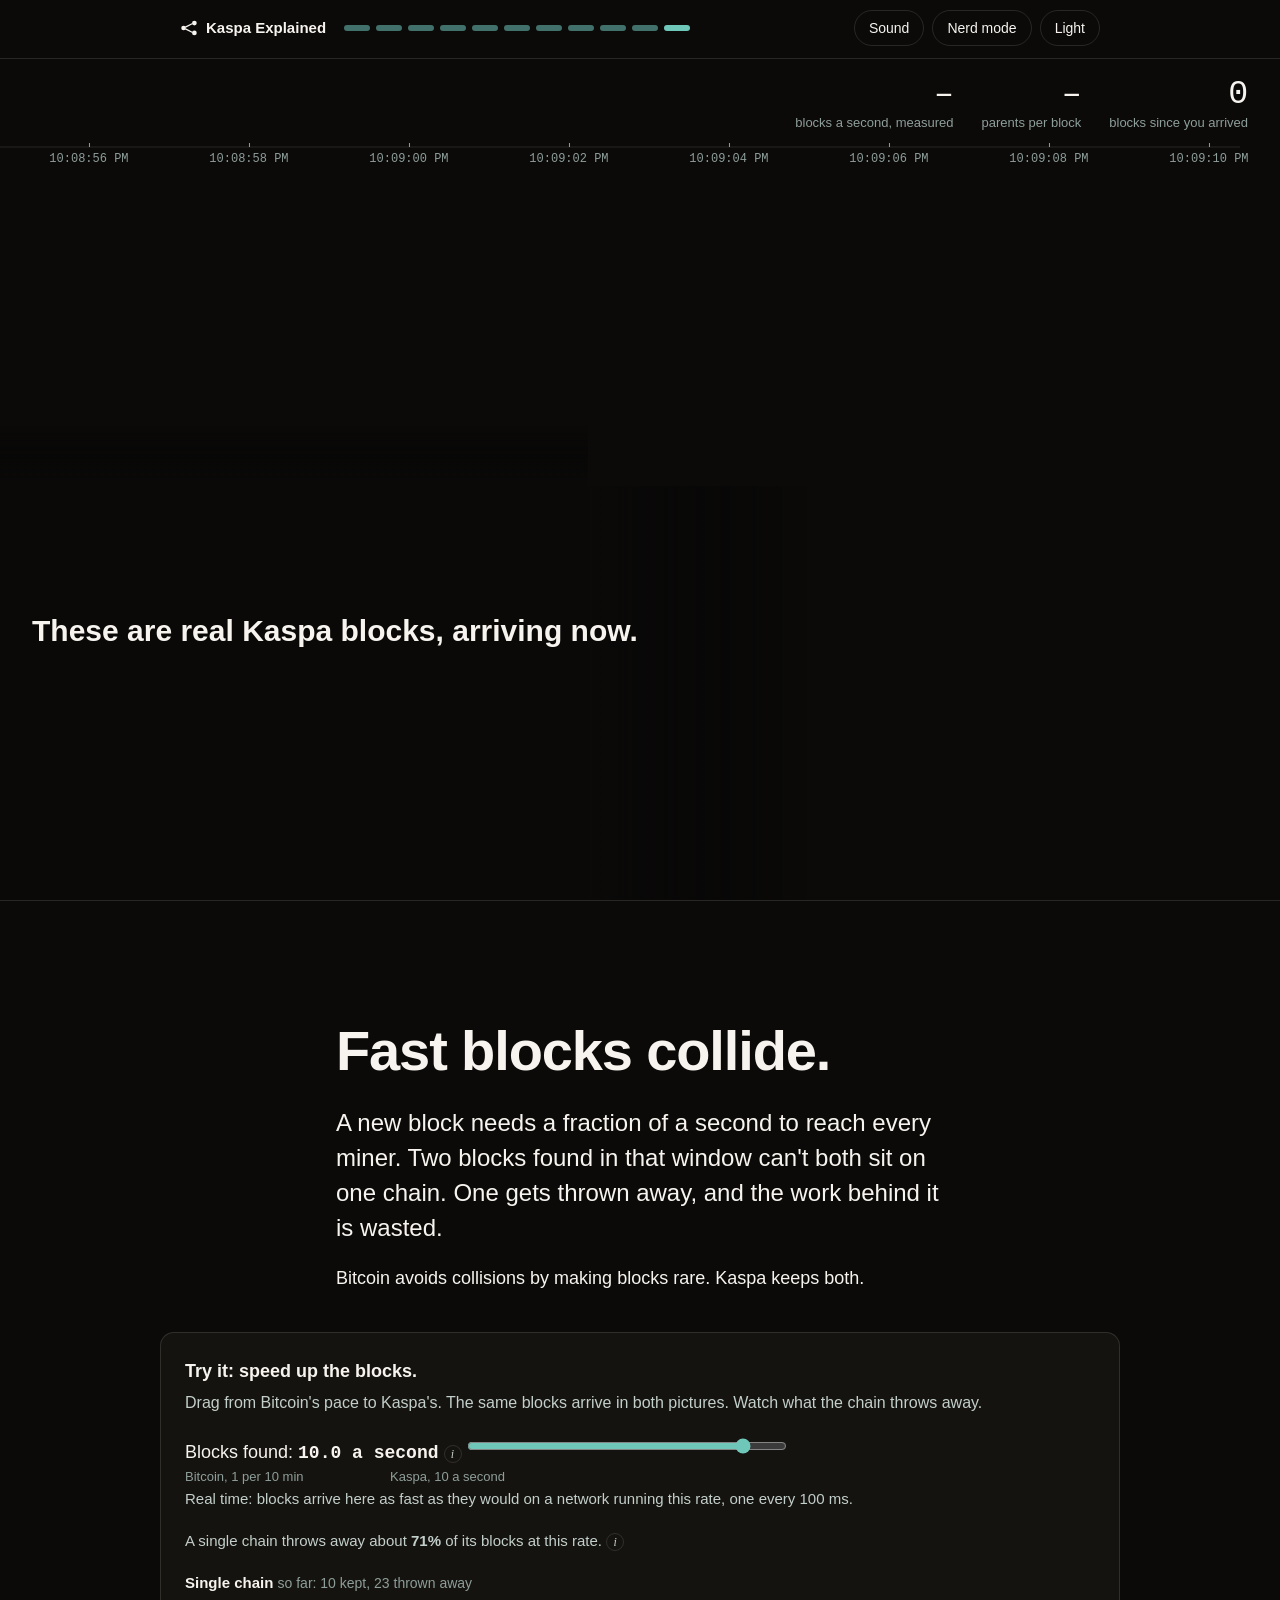
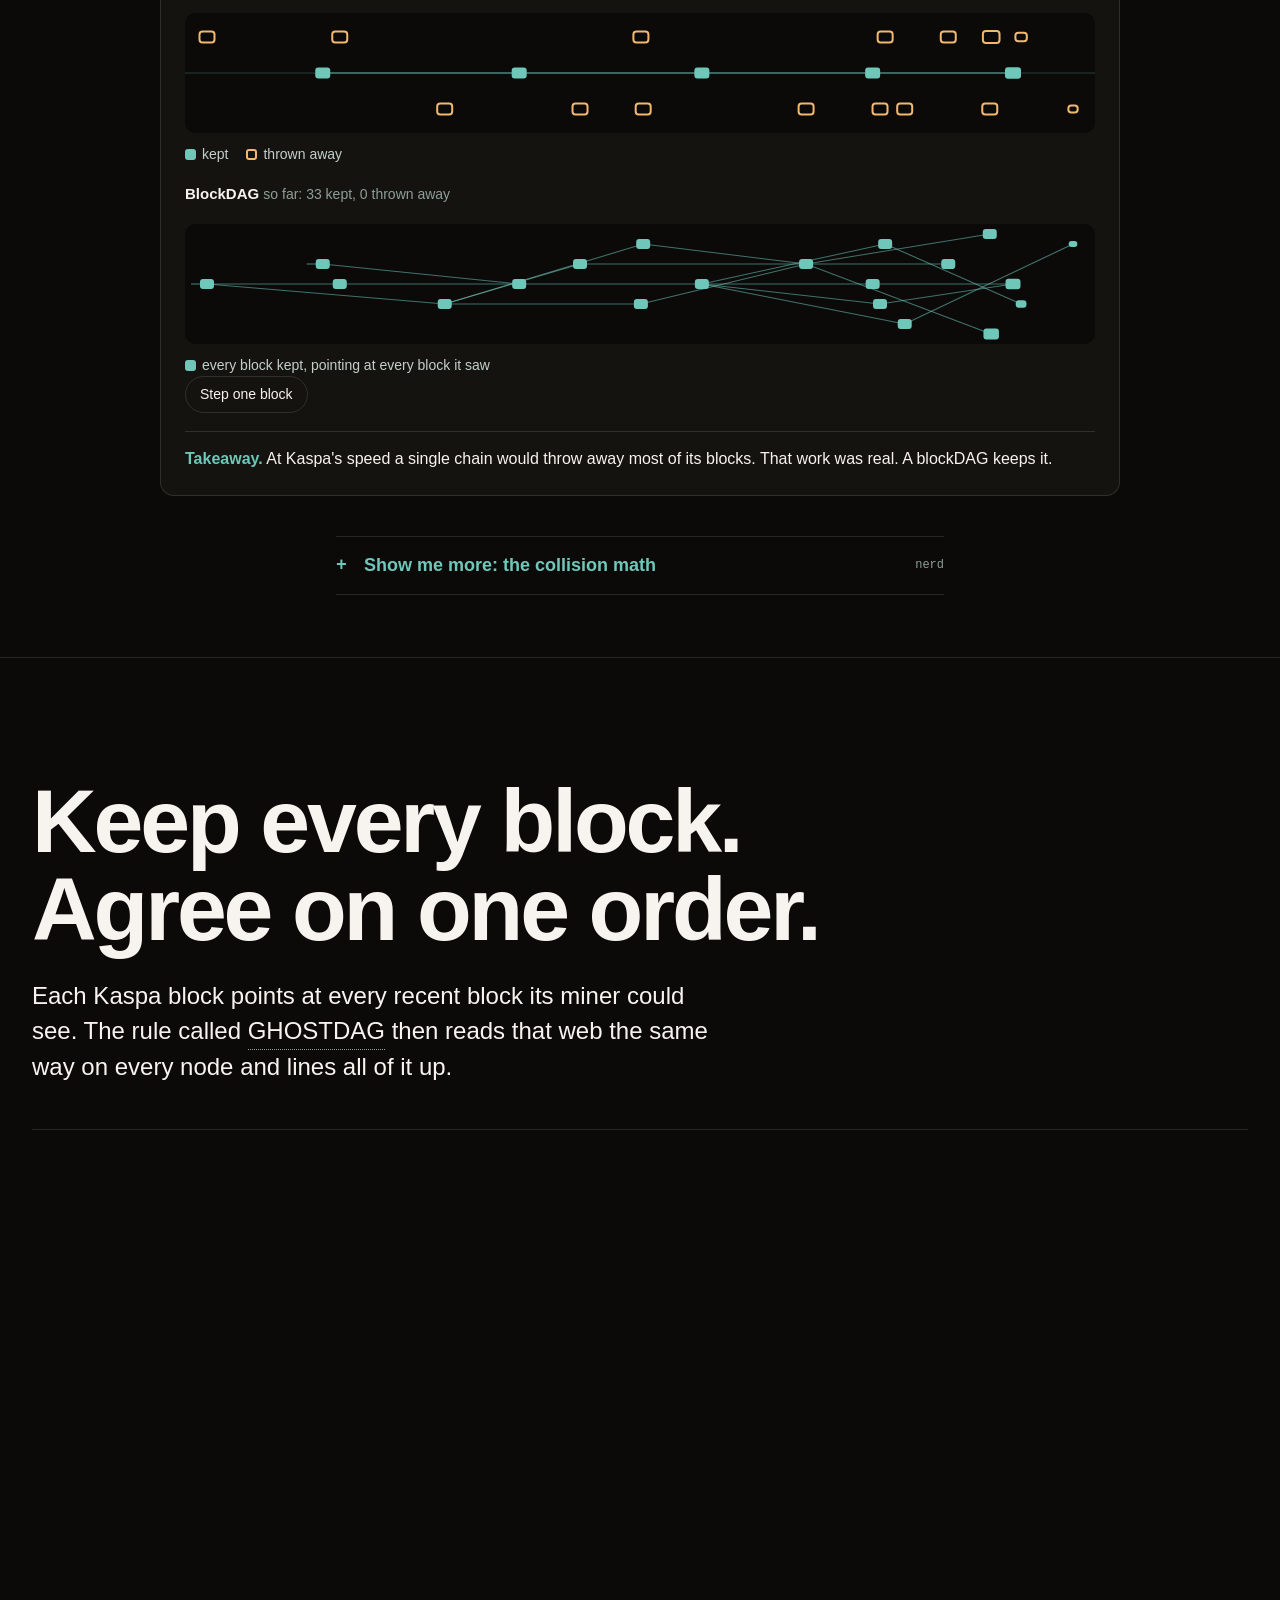
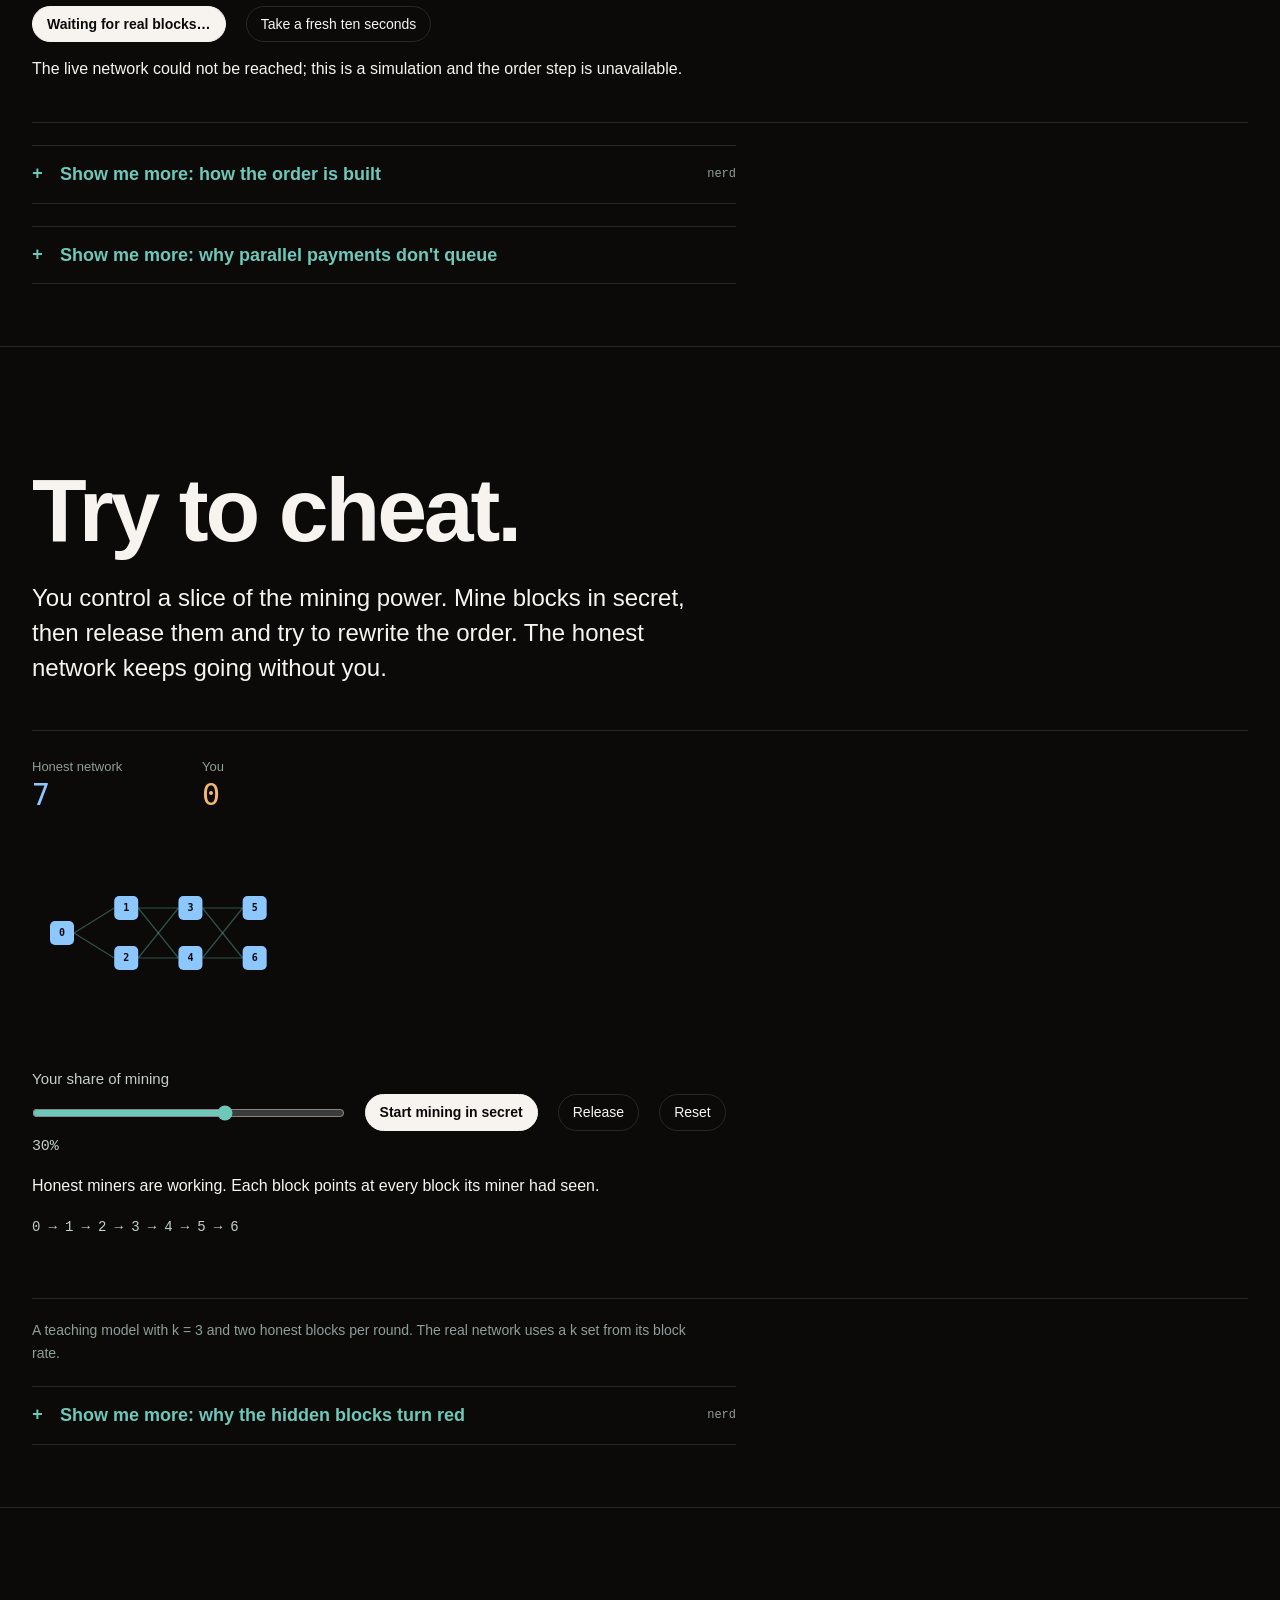
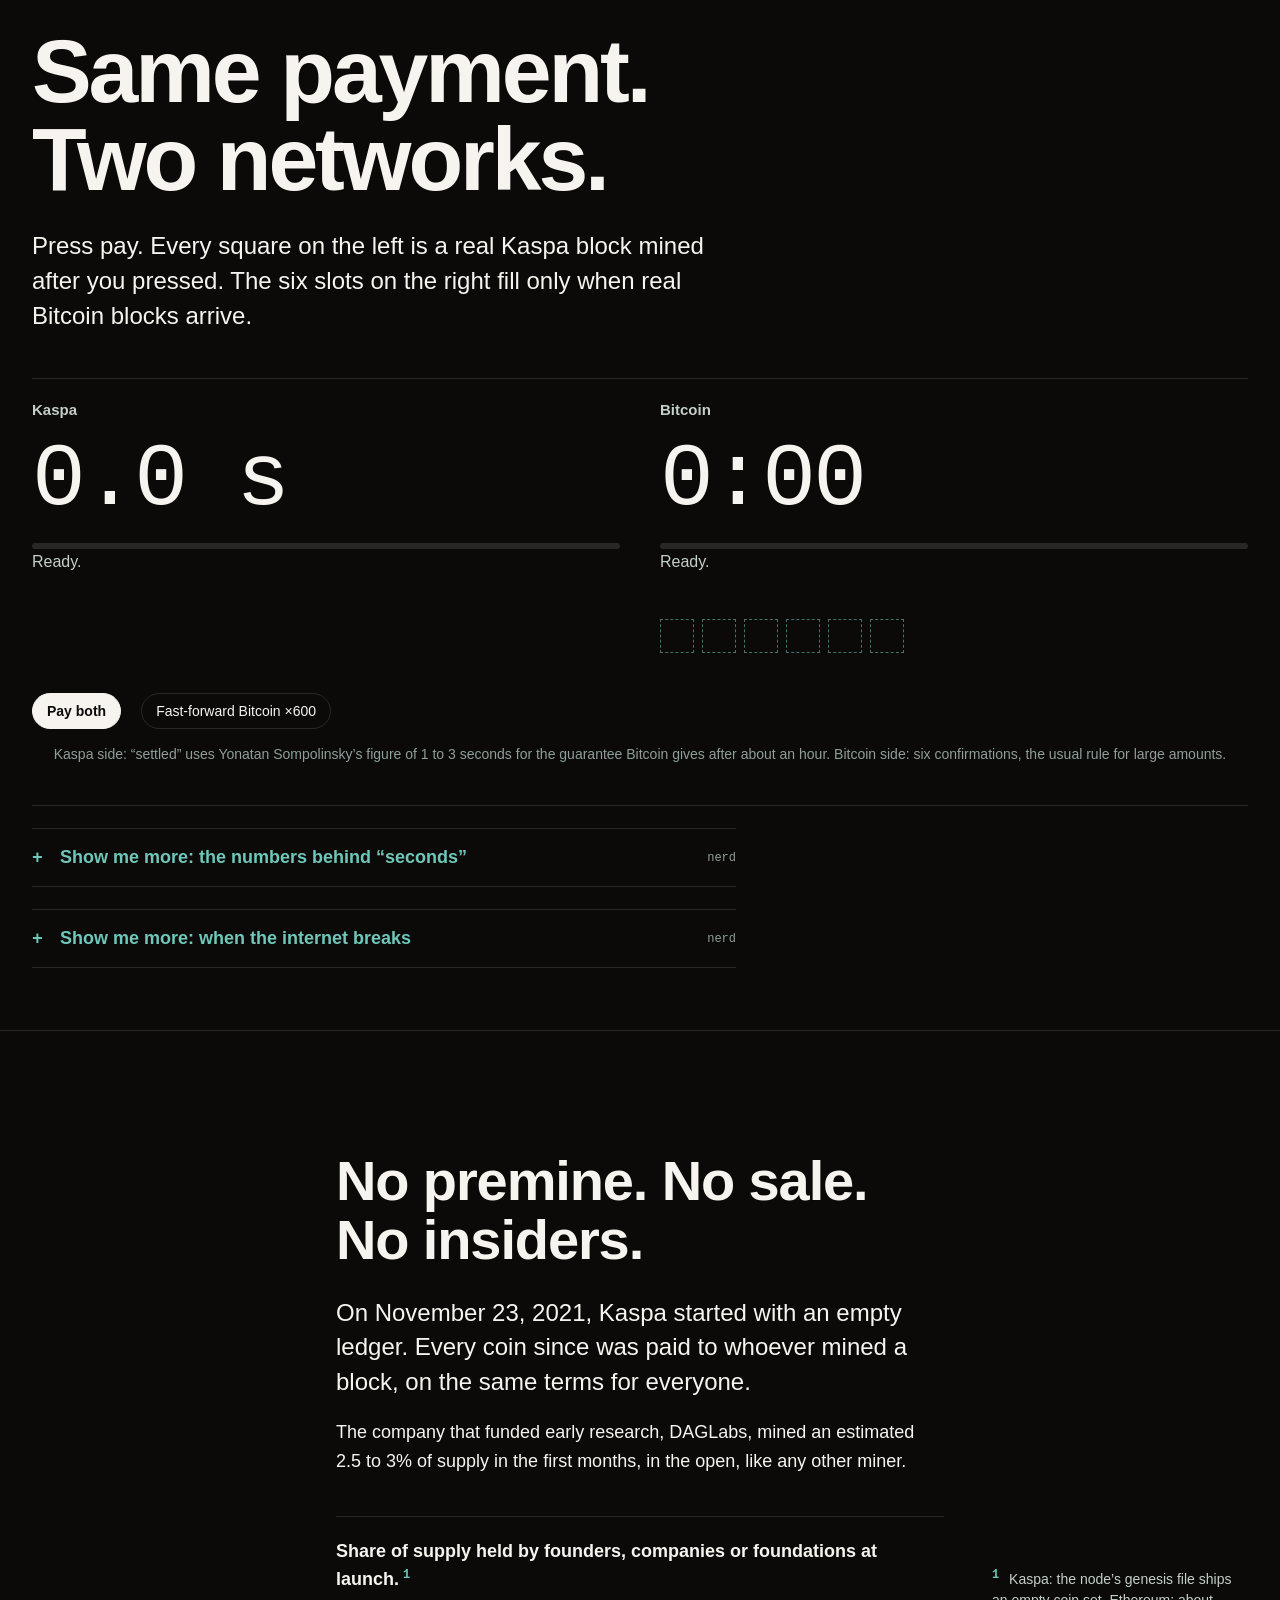
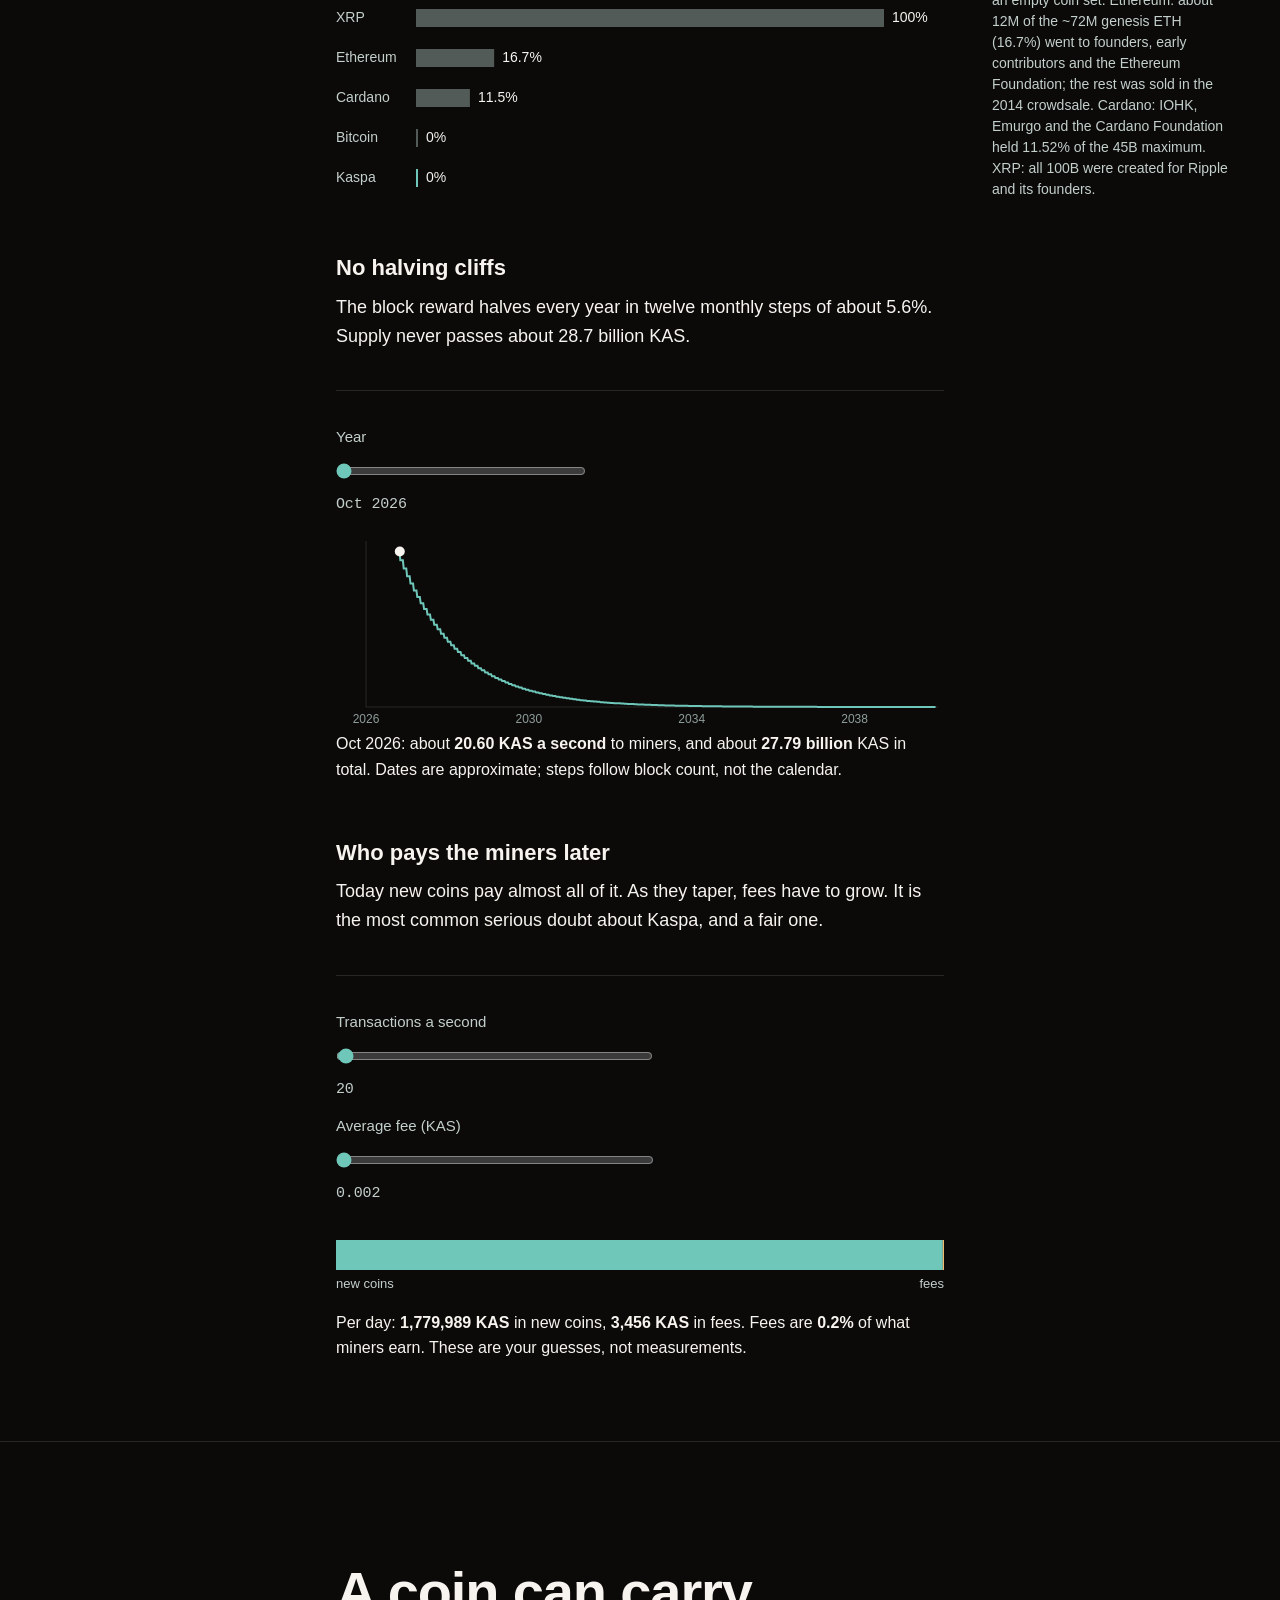
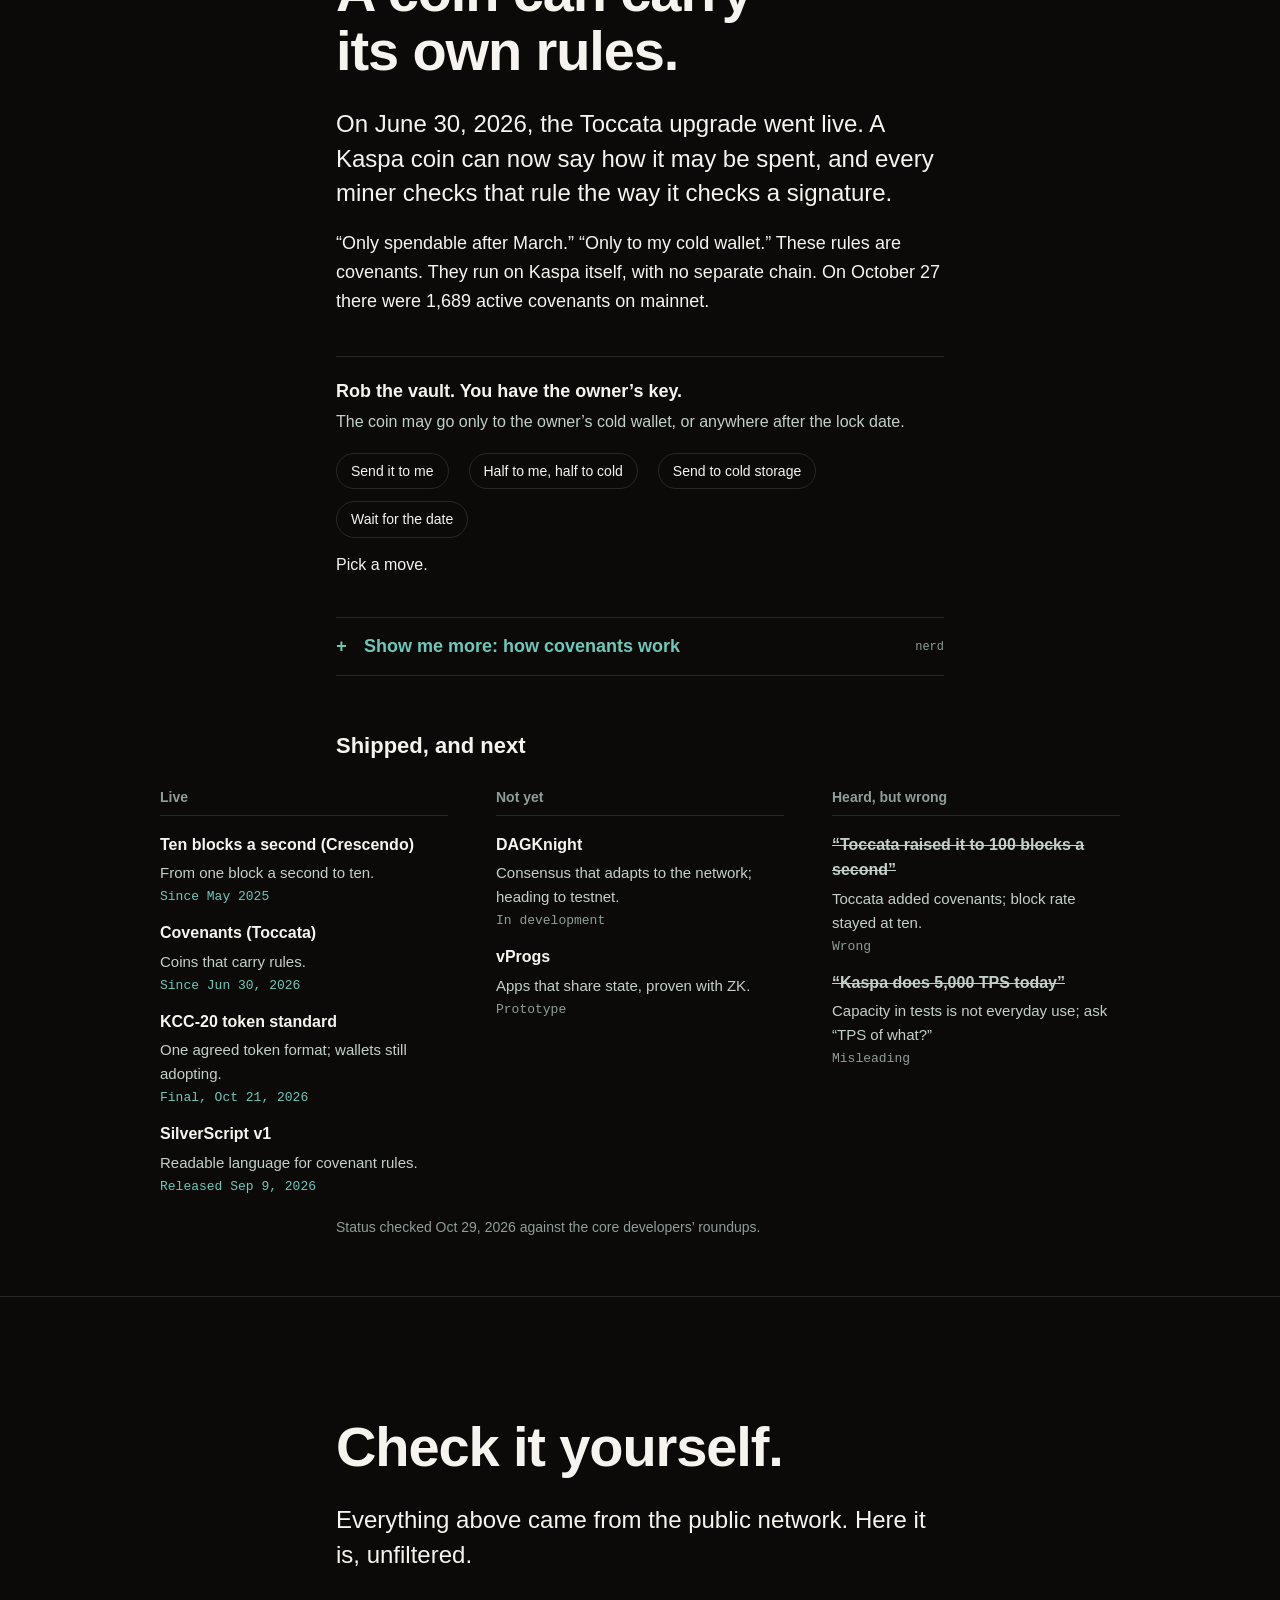
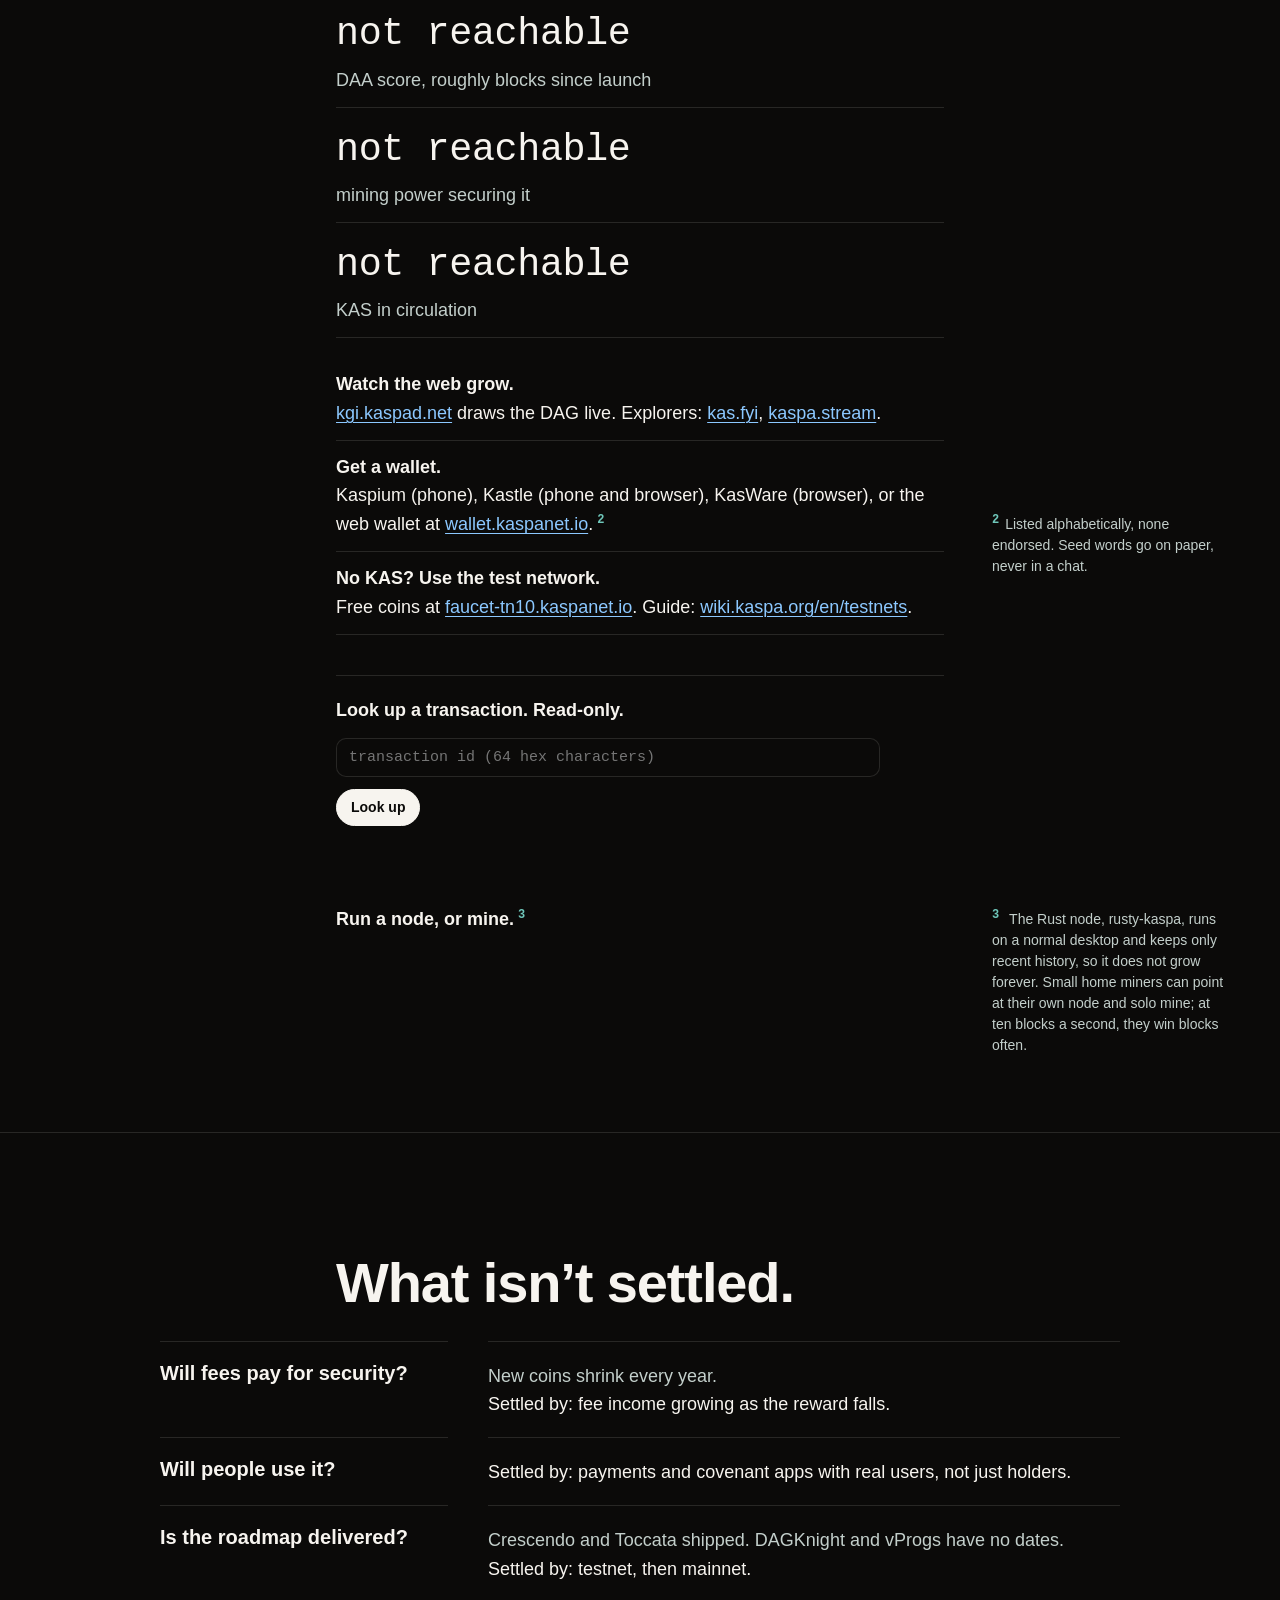
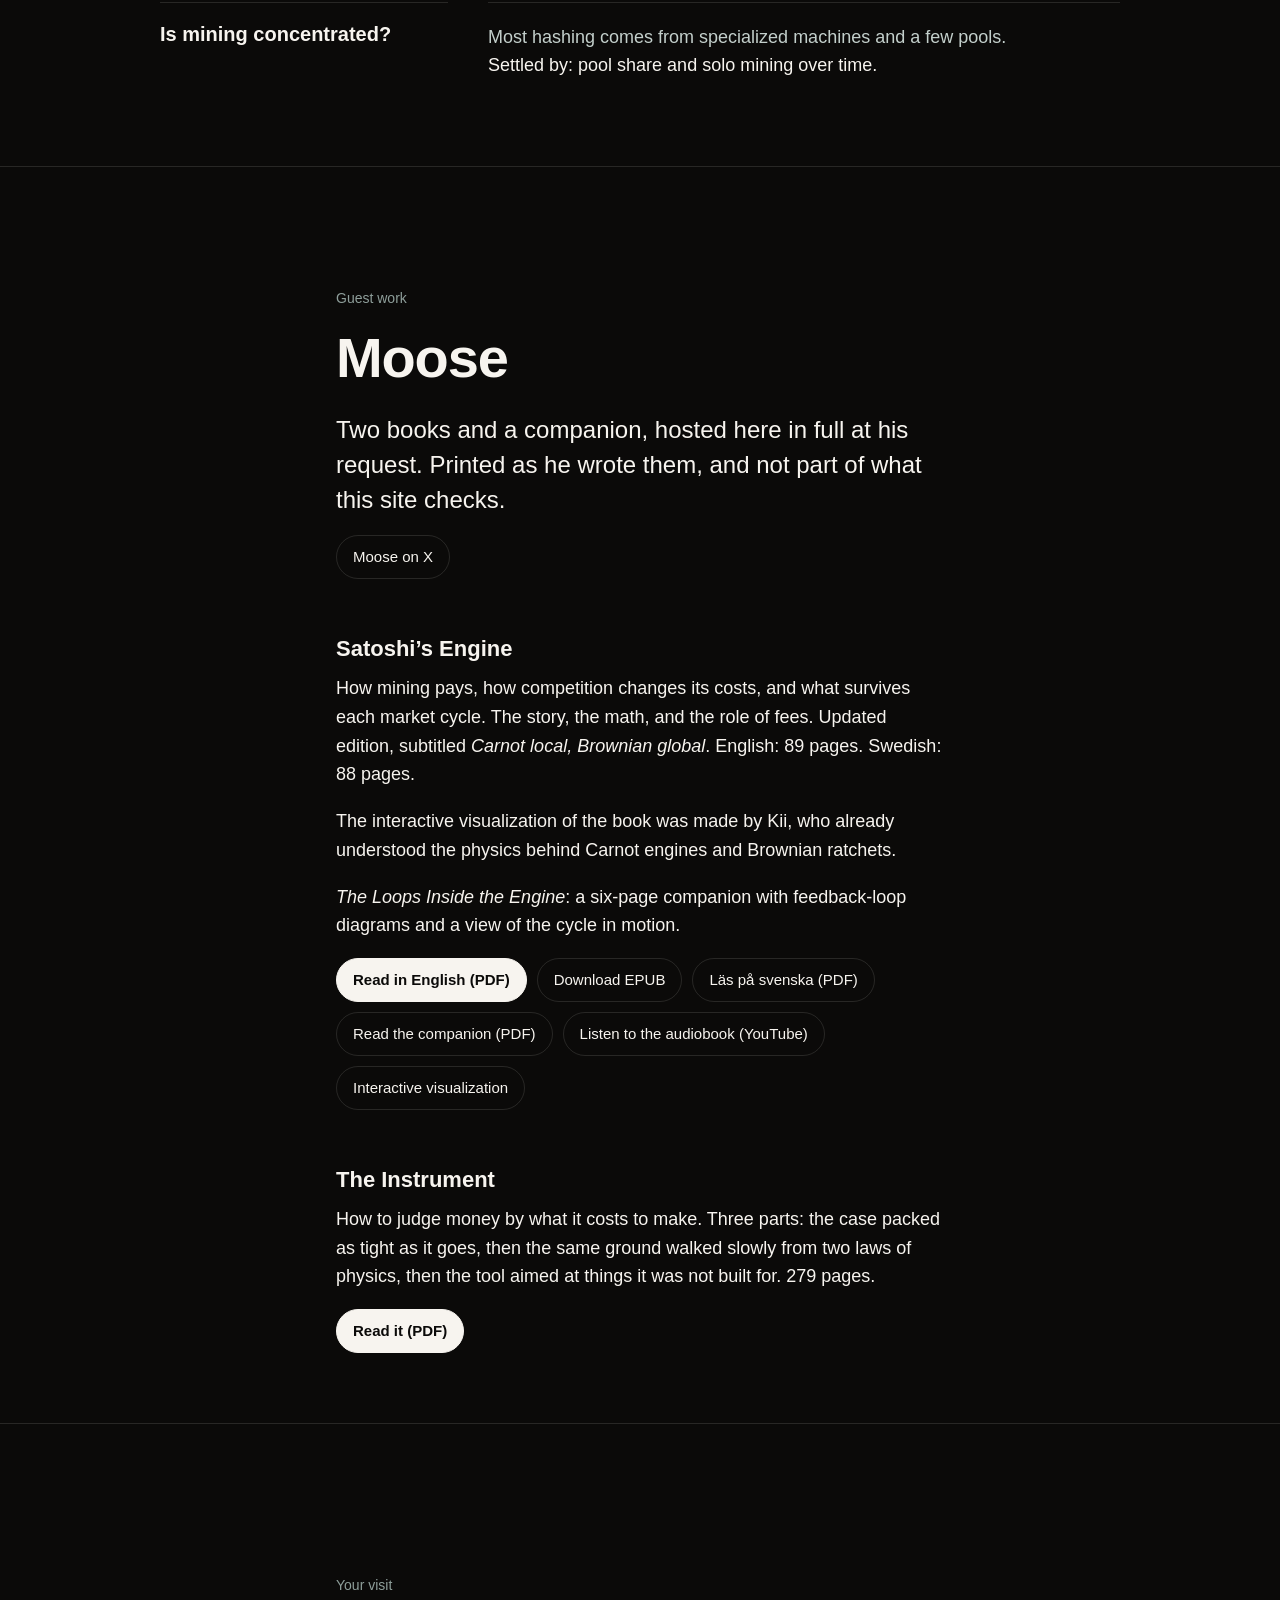
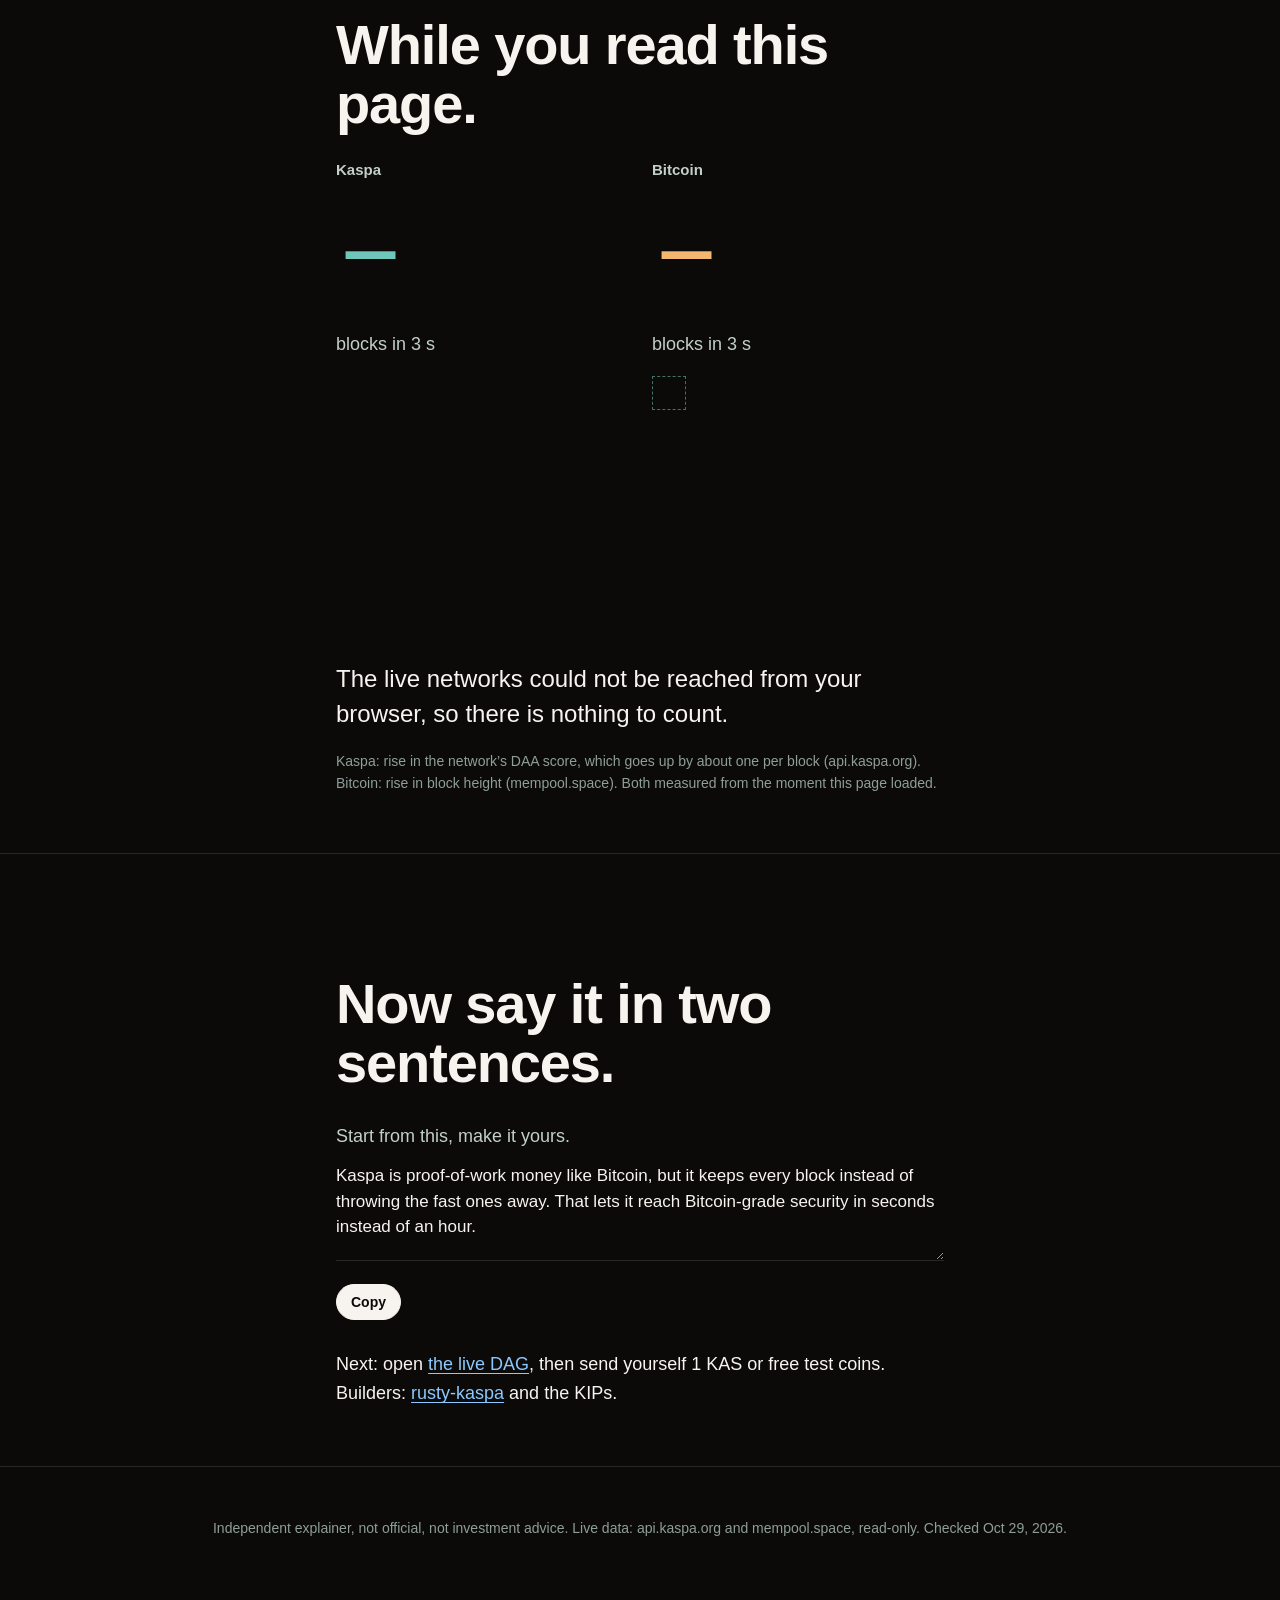
<file: a/index.html>
<!doctype html>
<html lang="en">
<head>
<meta charset="utf-8">
<meta name="viewport" content="width=device-width,initial-scale=1,viewport-fit=cover">
<title>Kaspa Explained: proof-of-work in real time</title>
<meta name="description" content="Watch the real Kaspa network mine ten blocks a second, put them in one order, and shrug off an attack you run yourself.">
<meta name="robots" content="noindex">
<meta name="theme-color" content="#0b0a09">
<link rel="icon" href="data:image/svg+xml,%3Csvg xmlns=%22http://www.w3.org/2000/svg%22 viewBox=%220 0 20 20%22%3E%3Ccircle cx=%224%22 cy=%2210%22 r=%223%22 fill=%22%236fc7ba%22/%3E%3Ccircle cx=%2216%22 cy=%224.5%22 r=%223%22 fill=%22%236fc7ba%22/%3E%3Ccircle cx=%2216%22 cy=%2215.5%22 r=%223%22 fill=%22%236fc7ba%22/%3E%3C/svg%3E">
<link rel="stylesheet" href="css/site.css">
<link rel="stylesheet" href="css/a.css">
<script>try{var t=localStorage.getItem('ke-theme');if(t)document.documentElement.dataset.theme=t}catch(e){}</script>
</head>
<body>
<a class="skip" href="#c1">Skip to the first chapter</a>
<header class="bar">
  <div class="bar-in">
    <a class="brand" href="#top"><svg viewBox="0 0 20 20" aria-hidden="true"><circle cx="4" cy="10" r="2.6" fill="currentColor"/><circle cx="16" cy="4.5" r="2.6" fill="currentColor"/><circle cx="16" cy="15.5" r="2.6" fill="currentColor"/><path d="M6 9 14 5M6 11l8 4" stroke="currentColor" stroke-width="1.4"/></svg>Kaspa Explained</a>
    <nav class="dots" aria-label="Chapters" id="dots"></nav>
    <div class="switch">
      <button type="button" id="sound" aria-pressed="false" title="A soft tick for every real block">Sound</button>
      <button type="button" id="nerd" aria-pressed="false" title="Open every expander and show the math">Nerd mode</button>
      <button type="button" id="theme" aria-label="Switch light or dark">Light</button>
    </div>
  </div>
  <div class="progress" id="progress"></div>
</header>

<main id="top">
<section class="hero" aria-labelledby="h-hero">
  <canvas id="liveDag" role="img" aria-label="The live Kaspa blockDAG: real blocks from the last half minute, each linked to the blocks it saw."></canvas>
  <p class="coldopen" id="coldOpen" aria-hidden="true">These are real Kaspa blocks, arriving now.</p>
  <div class="hud" id="hud" aria-live="off">
    <div><b class="num" id="hudRate">…</b><span>blocks a second, measured</span></div>
    <div><b class="num" id="hudPar">…</b><span>parents per block</span></div>
    <div><b class="num" id="hudSeen">…</b><span>blocks since you arrived</span></div>
  </div>
  <div class="hero-in">
    <h1 id="h-hero">Proof-of-work,<br>in real time.</h1>
    <p class="lead">Every square is a real Kaspa block, mined somewhere on Earth seconds ago.</p>
    <p class="scale" id="btcScale" aria-live="off">Bitcoin makes one block every ten minutes.</p>
    <p class="scale-note" id="btcScaleNote"></p>
    <div class="cta">
      <a class="btn primary" href="#c1">See how it works</a>
      <a class="btn" href="#c3">Skip to the attack</a>
    </div>
    <p class="source" id="liveSource">Connecting to the Kaspa network…</p>
  </div>
</section>

<section class="chapter" id="c1" data-title="The problem" aria-labelledby="h1c">
  <h2 id="h1c">Fast blocks collide.</h2>
  <p class="big">A new block needs a fraction of a second to reach every miner. Two blocks found in that window can't both sit on one chain. One gets thrown away, and the work behind it is wasted.</p>
  <p>Bitcoin avoids collisions by making blocks rare. Kaspa keeps both.</p>
  <div class="toy wide" id="collision-demo" data-collision-sim="cs-">
    <p class="try">Try it: speed up the blocks.</p>
    <p>Drag from Bitcoin's pace to Kaspa's. The same blocks arrive in both pictures. Watch what the chain throws away.</p>
    <div class="primary-control">
      <label for="cs-rate">Blocks found: <span class="big-readout" id="cs-rateVal"></span>
        <span class="info-affordance"><button type="button" class="info-affordance__trigger" data-pop="The slider stops at 32 a second, the fastest rate GHOSTDAG has a configured safety margin for in the Kaspa node's own table."><i class="info-affordance__glyph" aria-hidden="true">i</i><span class="sr-only">Why the range stops at 32</span></button></span>
      </label>
      <input id="cs-rate" type="range" min="0" max="1000" step="1" value="882" aria-label="How fast blocks are found">
      <div class="marks"><span>Bitcoin, 1 per 10 min</span><span>Kaspa, 10 a second</span></div>
    </div>
    <p class="honesty-note" id="cs-honestyNote"></p>
    <div class="secondary-control" hidden>
      <label for="cs-delay">Network delay: <b id="cs-delayVal"></b></label>
      <input id="cs-delay" type="range" min="0" max="1000" step="0.001" value="349.485" aria-label="How long a block takes to reach other miners">
    </div>
    <p class="result-line"><span id="cs-resultLine"></span>
      <span class="info-affordance"><button type="button" class="info-affordance__trigger" data-pop="Modeled with a network delay of 250 ms. A walk through 1,399 consecutive Kaspa blocks on Aug 24, 2026 put the real figure between about 204 and 666 ms. The share drifts toward the model as more blocks arrive."><i class="info-affordance__glyph" aria-hidden="true">i</i><span class="sr-only">What this number assumes</span></button></span></p>
    <div class="panel">
      <p class="panel-title">Single chain <span class="stat" id="cs-chainStat">so far: 0 kept, 0 thrown away</span></p>
      <canvas id="cs-chainCanvas" role="img" aria-label="Single chain of recent blocks, colored by whether each was kept or thrown away." aria-describedby="cs-graphSummary"></canvas>
      <div class="legend"><span><i class="blk" style="background:var(--green)"></i>kept</span><span><i class="blk hollow" style="border-color:var(--orange)"></i>thrown away</span></div>
    </div>
    <div class="panel dag">
      <p class="panel-title">BlockDAG <span class="stat" id="cs-dagStat">so far: 0 kept, 0 thrown away</span></p>
      <canvas id="cs-dagCanvas" role="img" aria-label="BlockDAG of the same blocks, all kept, each pointing at the blocks it saw." aria-describedby="cs-graphSummary"></canvas>
      <div class="legend"><span><i class="blk" style="background:var(--green)"></i>every block kept, pointing at every block it saw</span></div>
    </div>
    <p class="sr-only" id="cs-graphSummary"></p>
    <button hidden id="cs-step" class="btn" type="button">Step one block</button>
    <p class="take"><b>Takeaway.</b> At Kaspa's speed a single chain would throw away most of its blocks. That work was real. A blockDAG keeps it.</p>
  </div>
  <details class="more nerd"><summary>Show me more: the collision math</summary><div class="in">
    <p>Blocks arrive at random, like raindrops: a Poisson process with rate λ. Two collide when the next one is found before the first has spread, which takes delay d. The share a chain discards grows with λ × d. At Kaspa's ten a second and a 250 ms delay, λd = 2.5 and a chain would discard about 71% of blocks. Checked against the PHANTOM/GHOSTDAG paper, <a href="https://eprint.iacr.org/2018/104">eprint.iacr.org/2018/104</a>.</p>
    <p>Open nerd mode to see the network-delay slider in the toy above.</p>
  </div></details>
</section>

<section class="chapter show" id="c2" data-title="One order" aria-labelledby="h2c">
  <h2 id="h2c">Keep every block.<br>Agree on one order.</h2>
  <p class="big">Each Kaspa block points at every recent block its miner could see. The rule called <button class="term" type="button" data-pop="GHOSTDAG: the rule Kaspa runs today to turn the web of blocks into one agreed order. From research by Yonatan Sompolinsky and Aviv Zohar.">GHOSTDAG</button> then reads that web the same way on every node and lines all of it up.</p>
  <div class="stage" id="order">
    <canvas id="orderCanvas" role="img" aria-label="Real Kaspa blocks from the last ten seconds, first as a web, then in their agreed order." aria-describedby="orderOut"></canvas>
    <div class="controls">
      <button class="btn primary" type="button" id="oGo" disabled>Waiting for real blocks…</button>
      <button class="btn" type="button" id="oAgain" hidden>Take a fresh ten seconds</button>
    </div>
    <p class="out" id="orderOut">This uses the last ten seconds of the real network, not a simulation.</p>
  </div>
  <details class="more nerd"><summary>Show me more: how the order is built</summary><div class="in">
    <p>Each block names one <i>selected parent</i>, the parent with the most blue work behind it. Following those links gives a spine through the web, the selected chain (brighter squares). Each chain block merges the blocks it saw that its selected parent had not: its mergeset. The order is: everything before, then the mergeset sorted by accumulated work, then the chain block itself.</p>
    <p>This page rebuilds that order in your browser from fields the node publishes for every block: the chain flag, selected parent, mergeset and blue work. A node's own virtual-chain call is the authority; this is a view of it. Blocks the network hasn't merged yet are shown as waiting.</p>
    <p>A block stays blue if, among the blocks it could not have seen, at most k are blue. Kaspa sets k from the block rate and a worst-case network delay. Mainnet runs GHOSTDAG; DAGKnight is the planned successor that adapts to the network instead (chapter 4).</p>
  </div></details>
  <details class="more" id="coinsMore"><summary>Show me more: why parallel payments don't queue</summary><div class="in">
    <p>Kaspa tracks money as separate coins, the way Bitcoin does, rather than one balance per account. Payments that land in parallel blocks don't have to wait for each other.</p>
    <div class="toy" id="coins">
      <canvas id="coinsCanvas" height="170" role="img" aria-label="Five payments: as separate coins they go together; as one balance they queue."></canvas>
      <div class="controls"><button class="btn primary" type="button" id="coinsGo">Send five at once</button><span class="out muted" id="coinsOut"></span></div>
    </div>
  </div></details>
</section>

<section class="chapter show" id="c3" data-title="Attack it" aria-labelledby="h3c">
  <h2 id="h3c">Try to cheat.</h2>
  <p class="big">You control a slice of the mining power. Mine blocks in secret, then release them and try to rewrite the order. The honest network keeps going without you.</p>
  <div class="stage" id="ghost">
    <canvas id="ghostCanvas" height="300" role="img" aria-label="A blockDAG growing. Blue blocks are honest; your hidden blocks are dashed until released, then judged." aria-describedby="gOut"></canvas>
    <div class="controls">
      <label>Your share of mining <input type="range" id="qAtk" min="5" max="45" value="30"> <span class="num" id="qAtkVal">30%</span></label>
      <button class="btn primary" type="button" id="gHide">Start mining in secret</button>
      <button class="btn" type="button" id="gRelease" disabled>Release</button>
      <button class="btn" type="button" id="gReset">Reset</button>
    </div>
    <p class="out" id="gOut"></p>
    <p class="order-strip num" id="gOrder" aria-label="The order every node agrees on"></p>
  </div>
  <p class="note">A teaching model with k = 3 and two honest blocks per round. The real network uses a k set from its block rate.</p>
  <details class="more nerd"><summary>Show me more: why the hidden blocks turn red</summary><div class="in">
    <p>While you hid, the honest network kept making blocks your branch never saw. That gap is your blocks' anticone. A block stays blue only if at most k blue blocks sit in its anticone. Honest blocks, published at once, have small anticones. Yours has a huge one, so it is colored red and ordered after the honest ones. Red blocks still count; they just can't jump the queue.</p>
  </div></details>
</section>

<section class="chapter show" id="c4" data-title="The race" aria-labelledby="h4c">
  <h2 id="h4c">Same payment.<br>Two networks.</h2>
  <p class="big">Press pay. Every square on the left is a real Kaspa block mined after you pressed. The six slots on the right fill only when real Bitcoin blocks arrive.</p>
  <div class="stage duel" id="duel">
    <div class="side" id="dK">
      <p class="side-name">Kaspa</p>
      <p class="clock num" id="dKclock">0.0 s</p>
      <div class="meter"><div class="meter-fill" id="dKfill"></div></div>
      <p class="side-out" id="dKout">Ready.</p>
      <div class="pile" id="dKpile" aria-hidden="true"></div>
    </div>
    <div class="side" id="dB">
      <p class="side-name">Bitcoin</p>
      <p class="clock num" id="dBclock">0:00</p>
      <div class="meter"><div class="meter-fill btc" id="dBfill"></div></div>
      <p class="side-out" id="dBout">Ready.</p>
      <div class="slots" id="dBslots" aria-hidden="true"><i></i><i></i><i></i><i></i><i></i><i></i></div>
    </div>
    <div class="controls"><button class="btn primary" type="button" id="dGo">Pay both</button><button class="btn" type="button" id="dFast" hidden>Fast-forward Bitcoin ×600</button></div>
    <p class="note" id="dNote">Kaspa side: “settled” uses Yonatan Sompolinsky’s figure of 1 to 3 seconds for the guarantee Bitcoin gives after about an hour. Bitcoin side: six confirmations, the usual rule for large amounts.</p>
  </div>
  <details class="more nerd"><summary>Show me more: the numbers behind “seconds”</summary><div class="in">
    <p>For Kaspa, Sompolinsky gives figures on X (Feb 26, 2026): at 10 blocks a second, a 37% attacker can fake the majority signal within a second with probability 12%; at 100 blocks a second that drops to 0.3%. He also writes that Bitcoin reaches censorship resistance in about an hour and Kaspa reaches the same level in 1 to 3 seconds. <a href="https://x.com/hashdag/status/2026991442506256843">Post</a>, <a href="https://x.com/hashdag/status/2023541070001246546">post</a>. That is why core wants more blocks per second, not for throughput. “Scalability is boring,” in his words.</p>
    <div class="toy" id="race">
      <p class="try">Satoshi’s formula, for Bitcoin.</p>
      <div class="controls"><label>Attacker’s share <input type="range" id="qIn" min="5" max="45" value="10"> <span class="num" id="qVal">10%</span></label></div>
      <canvas id="raceCanvas" height="220" role="img" aria-label="Chance an attacker can reverse a Bitcoin payment, by minutes waited."></canvas>
      <p class="out" id="raceOut"></p>
      <p class="note">Section 11 of the Bitcoin white paper, one block per ten minutes. Exact for Bitcoin’s model; it does not apply to a DAG as is.</p>
    </div>
  </div></details>
  <details class="more nerd"><summary>Show me more: when the internet breaks</summary><div class="in">
    <p>GHOSTDAG fixes its safety margin k in advance, from an assumed worst-case delay. If the real network is much slower, a fixed margin can be too tight. DAGKnight, Kaspa’s planned next consensus, measures the network as it goes: fast when the internet is calm, slower but still safe when it splits. Core developers merged more DAGKnight code toward testnet in September 2026; it is not on mainnet.</p>
  </div></details>
</section>

<section class="chapter" id="c5" data-title="Fair launch" aria-labelledby="h5c">
  <h2 id="h5c">No premine. No sale.<br>No insiders.</h2>
  <p class="big">On November 23, 2021, Kaspa started with an empty ledger. Every coin since was paid to whoever mined a block, on the same terms for everyone.</p>
  <p>The company that funded early research, DAGLabs, mined an estimated 2.5 to 3% of supply in the first months, in the open, like any other miner.</p>
  <div class="toy" id="fair">
    <p class="try">Share of supply held by founders, companies or foundations at launch.<sup class="sn-ref" style="anchor-name:--sn-fair"><a href="#sn-fair" aria-describedby="sn-fair">1</a></sup></p>
    <canvas id="fairCanvas" height="200" role="img" aria-label="Insider share at launch: XRP 100%, Ethereum 16.7%, Cardano 11.5%, Bitcoin 0%, Kaspa 0%."></canvas>
  </div>
  <aside role="note" class="sn" id="sn-fair" style="position-anchor:--sn-fair"><sup>1</sup>
    <p>Kaspa: the node’s genesis file ships an empty coin set. Ethereum: about 12M of the ~72M genesis ETH (16.7%) went to founders, early contributors and the Ethereum Foundation; the rest was sold in the 2014 crowdsale. Cardano: IOHK, Emurgo and the Cardano Foundation held 11.52% of the 45B maximum. XRP: all 100B were created for Ripple and its founders.</p>
  </aside>
  <h3>No halving cliffs</h3>
  <p>The block reward halves every year in twelve monthly steps of about 5.6%. Supply never passes about 28.7 billion KAS.</p>
  <div class="toy" id="emit">
    <div class="controls"><label>Year <input type="range" id="yIn" min="2026.83" max="2040" step="0.0833" value="2026.83"> <span class="num" id="yVal"></span></label></div>
    <canvas id="emitCanvas" height="200" role="img" aria-label="Kaspa’s new coins per second over time, falling smoothly."></canvas>
    <p class="out" id="emitOut"></p>
    <p class="note" id="emitLive"></p>
  </div>
  <h3>Who pays the miners later</h3>
  <p>Today new coins pay almost all of it. As they taper, fees have to grow. It is the most common serious doubt about Kaspa, and a fair one.</p>
  <div class="toy" id="miners">
    <div class="controls">
      <label>Transactions a second <input type="range" id="tpsIn" min="0" max="3000" step="10" value="20"> <span class="num" id="tpsVal"></span></label>
      <label>Average fee (KAS) <input type="range" id="feeIn" min="0" max="2" step="0.001" value="0.002"> <span class="num" id="feeVal"></span></label>
    </div>
    <canvas id="minersCanvas" height="90" role="img" aria-label="Miner income split between new coins and fees."></canvas>
    <p class="out" id="minersOut"></p>
  </div>
</section>

<section class="chapter" id="c6" data-title="Coins with rules" aria-labelledby="h6c">
  <h2 id="h6c">A coin can carry<br>its own rules.</h2>
  <p class="big">On June 30, 2026, the Toccata upgrade went live. A Kaspa coin can now say how it may be spent, and every miner checks that rule the way it checks a signature.</p>
  <p>“Only spendable after March.” “Only to my cold wallet.” These rules are covenants. They run on Kaspa itself, with no separate chain. On October 27 there were 1,689 active covenants on mainnet.</p>
  <div class="toy" id="vault">
    <p class="try">Rob the vault. You have the owner’s key.</p>
    <p>The coin may go only to the owner’s cold wallet, or anywhere after the lock date.</p>
    <div class="controls">
      <button class="btn" type="button" data-try="steal">Send it to me</button>
      <button class="btn" type="button" data-try="split">Half to me, half to cold</button>
      <button class="btn" type="button" data-try="cold">Send to cold storage</button>
      <button class="btn" type="button" data-try="wait">Wait for the date</button>
    </div>
    <p class="out" id="vaultOut">Pick a move.</p>
  </div>
  <details class="more nerd"><summary>Show me more: how covenants work</summary><div class="in">
    <p>Toccata turned on four proposals: KIP-17 lets a script check the transaction spending it, so a coin can demand a matching next output; KIP-20 gives covenants an ID that consensus tracks, so lookalikes can’t be forged; KIP-16 lets a script check a zero-knowledge proof instead of re-running the work; KIP-21 adds sequencing commitments so an app can prove its own lane. Activation was at DAA score 474,165,565.</p>
    <p>SilverScript, released as v1 in September, lets developers write these rules in readable code. What covenants can’t do yet: many users changing one shared app state at once. That is the goal of vProgs, still a prototype.</p>
  </div></details>
  <h3>Shipped, and next</h3>
  <div class="ledger wide">
    <div><h4>Live</h4><dl>
      <dt>Ten blocks a second (Crescendo)</dt><dd>From one block a second to ten. <span class="when">Since May 2025</span></dd>
      <dt>Covenants (Toccata)</dt><dd>Coins that carry rules. <span class="when">Since Jun 30, 2026</span></dd>
      <dt>KCC-20 token standard</dt><dd>One agreed token format; wallets still adopting. <span class="when">Final, Oct 21, 2026</span></dd>
      <dt>SilverScript v1</dt><dd>Readable language for covenant rules. <span class="when">Released Sep 9, 2026</span></dd>
    </dl></div>
    <div><h4>Not yet</h4><dl>
      <dt>DAGKnight</dt><dd>Consensus that adapts to the network; heading to testnet. <span class="when">In development</span></dd>
      <dt>vProgs</dt><dd>Apps that share state, proven with ZK. <span class="when">Prototype</span></dd>
    </dl></div>
    <div><h4>Heard, but wrong</h4><dl>
      <dt><s>“Toccata raised it to 100 blocks a second”</s></dt><dd>Toccata added covenants; block rate stayed at ten. <span class="when">Wrong</span></dd>
      <dt><s>“Kaspa does 5,000 TPS today”</s></dt><dd>Capacity in tests is not everyday use; ask “TPS of what?” <span class="when">Misleading</span></dd>
    </dl></div>
  </div>
  <p class="note">Status checked Oct 29, 2026 against the core developers’ roundups.</p>
</section>

<section class="chapter" id="c7" data-title="Check it" aria-labelledby="h7c">
  <h2 id="h7c">Check it yourself.</h2>
  <p class="big">Everything above came from the public network. Here it is, unfiltered.</p>
  <ul class="facts live-facts" id="liveFacts">
    <li><b class="num" id="lfScore">…</b><span class="muted">DAA score, roughly blocks since launch</span></li>
    <li><b class="num" id="lfHash">…</b><span class="muted">mining power securing it</span></li>
    <li><b class="num" id="lfSupply">…</b><span class="muted">KAS in circulation</span></li>
  </ul>
  <ol class="facts">
    <li><b>Watch the web grow.</b> <a href="https://kgi.kaspad.net">kgi.kaspad.net</a> draws the DAG live. Explorers: <a href="https://kas.fyi">kas.fyi</a>, <a href="https://kaspa.stream">kaspa.stream</a>.</li>
    <li><b>Get a wallet.</b> Kaspium (phone), Kastle (phone and browser), KasWare (browser), or the web wallet at <a href="https://wallet.kaspanet.io">wallet.kaspanet.io</a>.<sup class="sn-ref" style="anchor-name:--sn-wallet"><a href="#sn-wallet" aria-describedby="sn-wallet">2</a></sup></li>
    <li><b>No KAS? Use the test network.</b> Free coins at <a href="https://faucet-tn10.kaspanet.io">faucet-tn10.kaspanet.io</a>. Guide: <a href="https://wiki.kaspa.org/en/testnets">wiki.kaspa.org/en/testnets</a>.</li>
  </ol>
  <aside role="note" class="sn" id="sn-wallet" style="position-anchor:--sn-wallet"><sup>2</sup><p>Listed alphabetically, none endorsed. Seed words go on paper, never in a chat.</p></aside>
  <div class="toy" id="lookup">
    <p class="try">Look up a transaction. Read-only.</p>
    <div class="controls"><input type="text" id="txIn" placeholder="transaction id (64 hex characters)" spellcheck="false" autocomplete="off" aria-label="Transaction id"><button class="btn primary" type="button" id="txGo">Look up</button></div>
    <p class="out" id="txOut"></p>
  </div>
  <p class="lede-s">Run a node, or mine.<sup class="sn-ref" style="anchor-name:--sn-node"><a href="#sn-node" aria-describedby="sn-node">3</a></sup></p>
  <aside role="note" class="sn" id="sn-node" style="position-anchor:--sn-node"><sup>3</sup>
    <p>The Rust node, rusty-kaspa, runs on a normal desktop and keeps only recent history, so it does not grow forever. Small home miners can point at their own node and solo mine; at ten blocks a second, they win blocks often.</p>
  </aside>
</section>

<section class="chapter" id="c8" data-title="Open questions" aria-labelledby="h8c">
  <h2 id="h8c">What isn’t settled.</h2>
  <dl class="open wide">
    <dt>Will fees pay for security?</dt><dd>New coins shrink every year. <span>Settled by: fee income growing as the reward falls.</span></dd>
    <dt>Will people use it?</dt><dd><span>Settled by: payments and covenant apps with real users, not just holders.</span></dd>
    <dt>Is the roadmap delivered?</dt><dd>Crescendo and Toccata shipped. DAGKnight and vProgs have no dates. <span>Settled by: testnet, then mainnet.</span></dd>
    <dt>Is mining concentrated?</dt><dd>Most hashing comes from specialized machines and a few pools. <span>Settled by: pool share and solo mining over time.</span></dd>
  </dl>
</section>

<section class="chapter moose" id="moose" data-title="Moose" aria-labelledby="hm">
  <p class="meta">Guest work</p>
  <h2 id="hm">Moose</h2>
  <p class="big">Two books and a companion, hosted here in full at his request. Printed as he wrote them, and not part of what this site checks.</p>
  <div class="actions"><a href="https://x.com/THEMOOSEISLOOS5">Moose on X</a></div>
  <h3>Satoshi’s Engine</h3>
  <p>How mining pays, how competition changes its costs, and what survives each market cycle. The story, the math, and the role of fees. Updated edition, subtitled <em>Carnot local, Brownian global</em>. English: 89 pages. Swedish: 88 pages.</p>
  <p>The interactive visualization of the book was made by Kii, who already understood the physics behind Carnot engines and Brownian ratchets.</p>
  <p><em>The Loops Inside the Engine</em>: a six-page companion with feedback-loop diagrams and a view of the cycle in motion.</p>
  <div class="actions">
    <a class="primary" href="files/satoshis-engine.pdf" hreflang="en">Read in English (PDF)</a>
    <a href="files/satoshis-engine.epub" download="Satoshis_Engine.epub" hreflang="en" type="application/epub+zip">Download EPUB</a>
    <a href="files/satoshis-motor-svenska.pdf" hreflang="sv" lang="sv">Läs på svenska (PDF)</a>
    <a href="files/satoshis-engine-companion.pdf" hreflang="en">Read the companion (PDF)</a>
    <a href="https://youtu.be/gS3l4OAjibE">Listen to the audiobook (YouTube)</a>
    <a href="https://satoshis-engine-kaspa.netlify.app/">Interactive visualization</a>
  </div>
  <h3>The Instrument</h3>
  <p>How to judge money by what it costs to make. Three parts: the case packed as tight as it goes, then the same ground walked slowly from two laws of physics, then the tool aimed at things it was not built for. 279 pages.</p>
  <div class="actions"><a class="primary" href="files/the-instrument.pdf">Read it (PDF)</a></div>
</section>

<section class="chapter tally" id="tally" data-title="Your visit" aria-labelledby="ht">
  <p class="meta">Your visit</p>
  <h2 id="ht">While you read this page.</h2>
  <div class="tally-grid wide">
    <div><p class="side-name">Kaspa</p><p class="tally-n num" id="tK">…</p><p class="muted" id="tKnote">blocks</p></div>
    <div><p class="side-name">Bitcoin</p><p class="tally-n num btc" id="tB">…</p><p class="muted" id="tBnote">blocks</p><div class="slots" id="tBpile"><i></i></div></div>
  </div>
  <canvas id="tallyCanvas" class="wide" height="220" aria-hidden="true"></canvas>
  <p class="big" id="tOut">Counting since you opened the page.</p>
  <p class="note" id="tSrc">Kaspa: rise in the network’s DAA score, which goes up by about one per block (api.kaspa.org). Bitcoin: rise in block height (mempool.space). Both measured from the moment this page loaded.</p>
</section>
<section class="chapter" id="finish" data-title="Finish" aria-labelledby="hf">
  <h2 id="hf">Now say it in two sentences.</h2>
  <div class="say">
    <label for="mine" class="muted">Start from this, make it yours.</label>
    <textarea id="mine">Kaspa is proof-of-work money like Bitcoin, but it keeps every block instead of throwing the fast ones away. That lets it reach Bitcoin-grade security in seconds instead of an hour.</textarea>
    <div class="controls"><button class="btn primary" type="button" id="copy">Copy</button><span class="out muted" id="copyOut"></span></div>
  </div>
  <p>Next: open <a href="https://kgi.kaspad.net">the live DAG</a>, then send yourself 1 KAS or free test coins. Builders: <a href="https://github.com/kaspanet/rusty-kaspa">rusty-kaspa</a> and the KIPs.</p>
</section>
</main>
<footer>Independent explainer, not official, not investment advice. Live data: api.kaspa.org and mempool.space, read-only. Checked Oct 29, 2026.</footer>
<script src="js/collision-sim.js" defer></script>
<script src="js/live.js" defer></script>
<script src="js/site.js" defer></script>
</body>
</html>
</file>
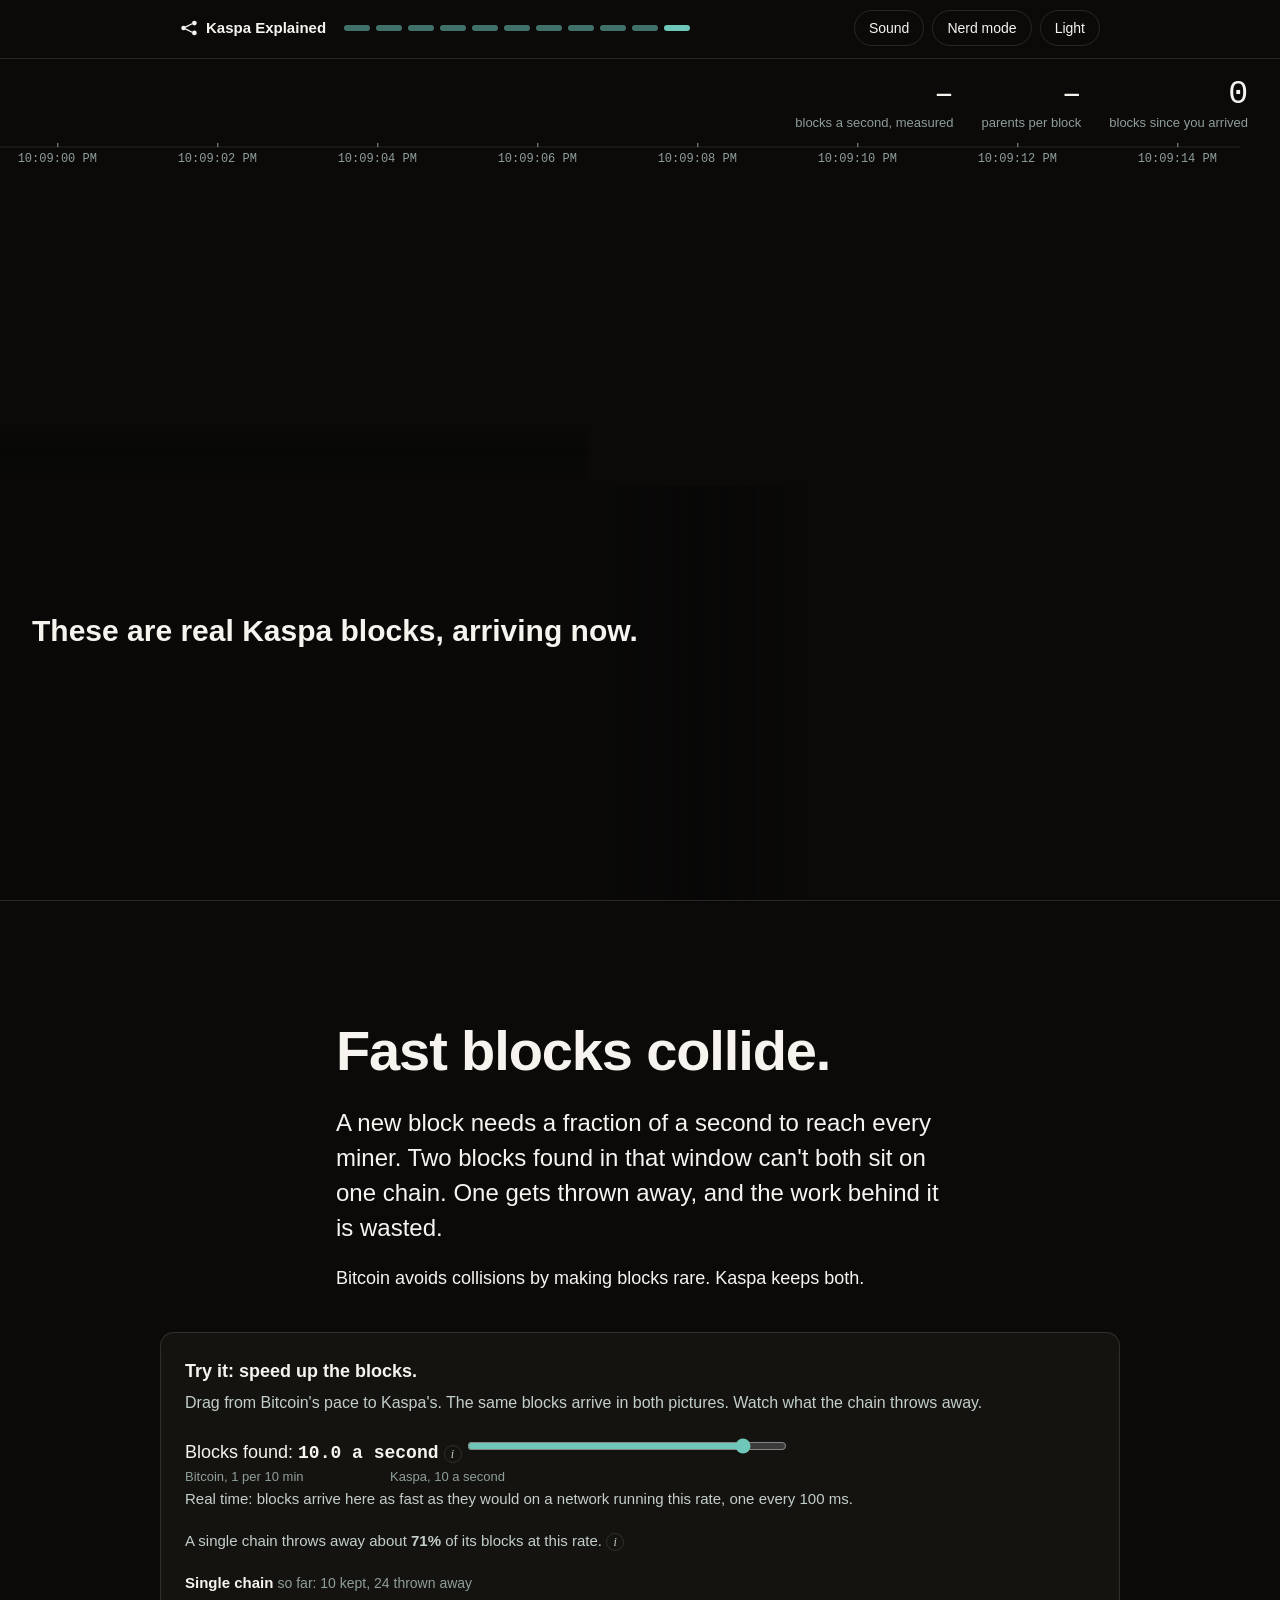
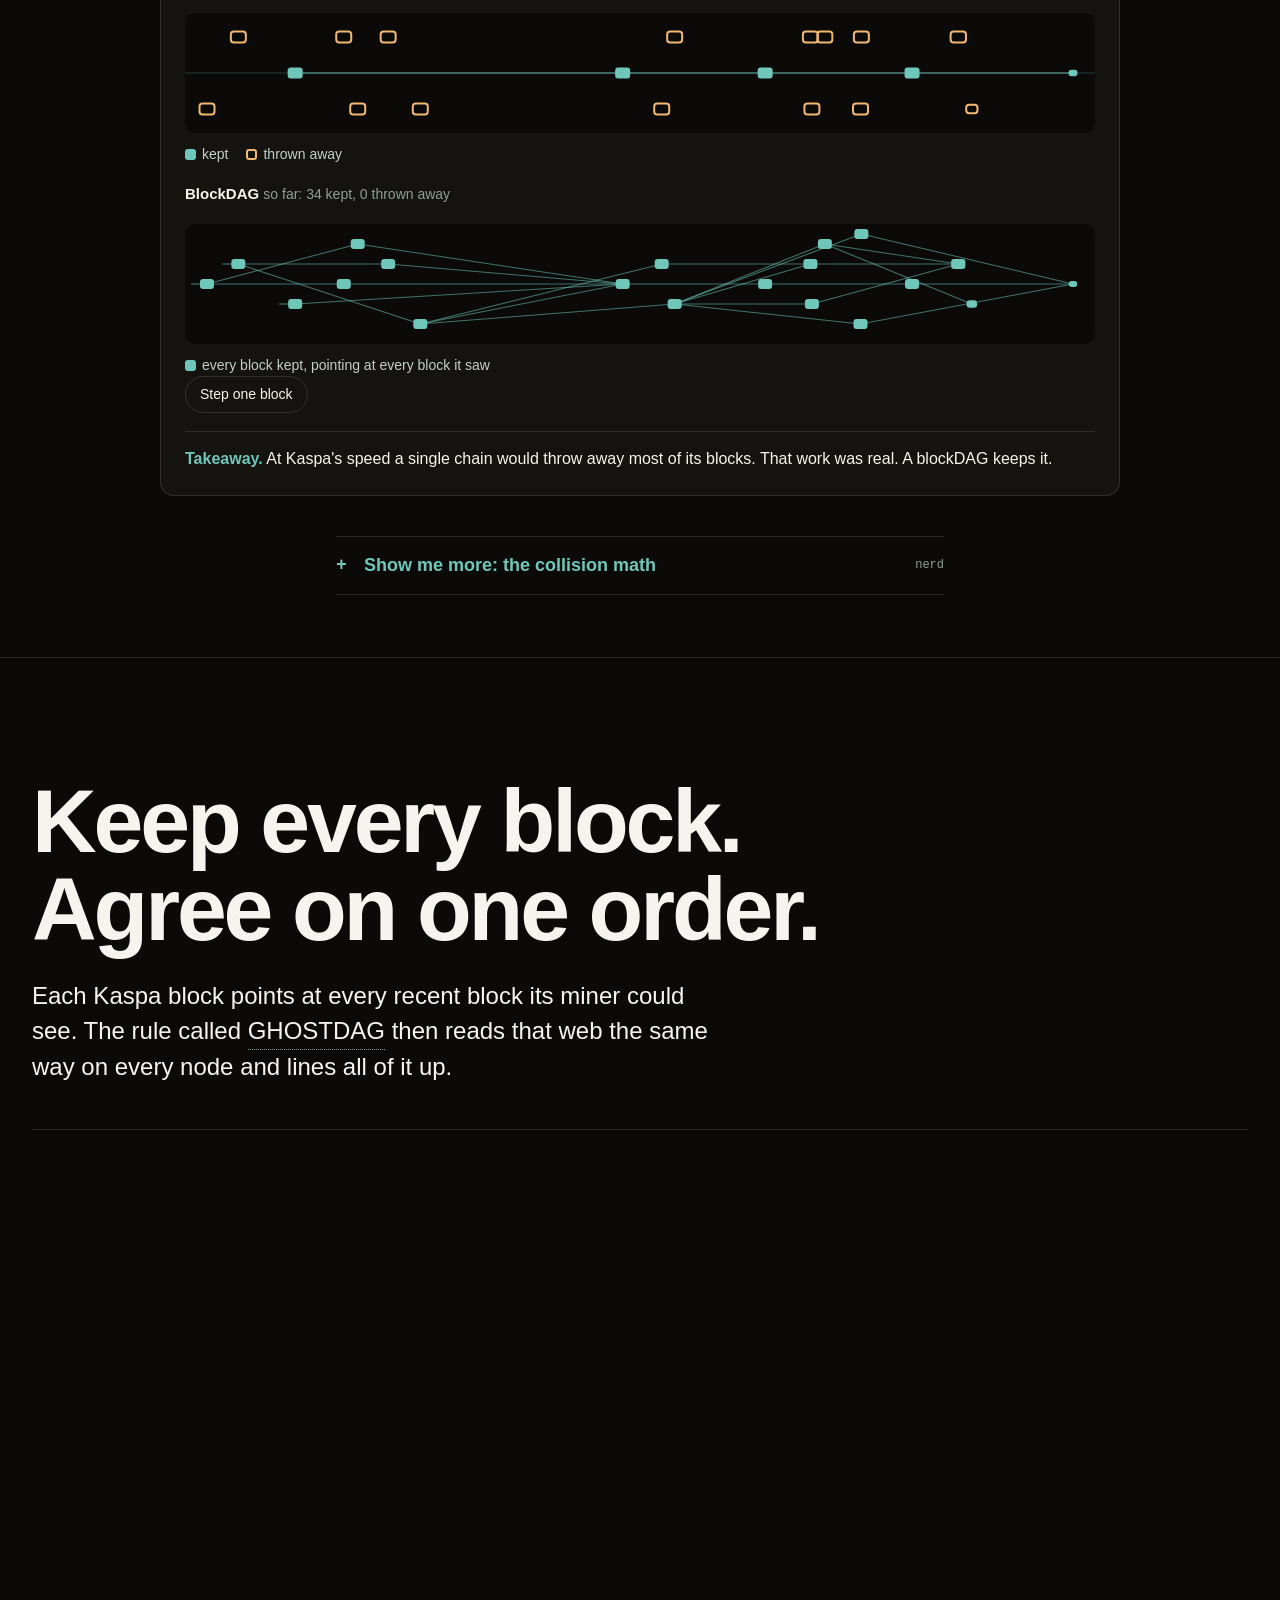
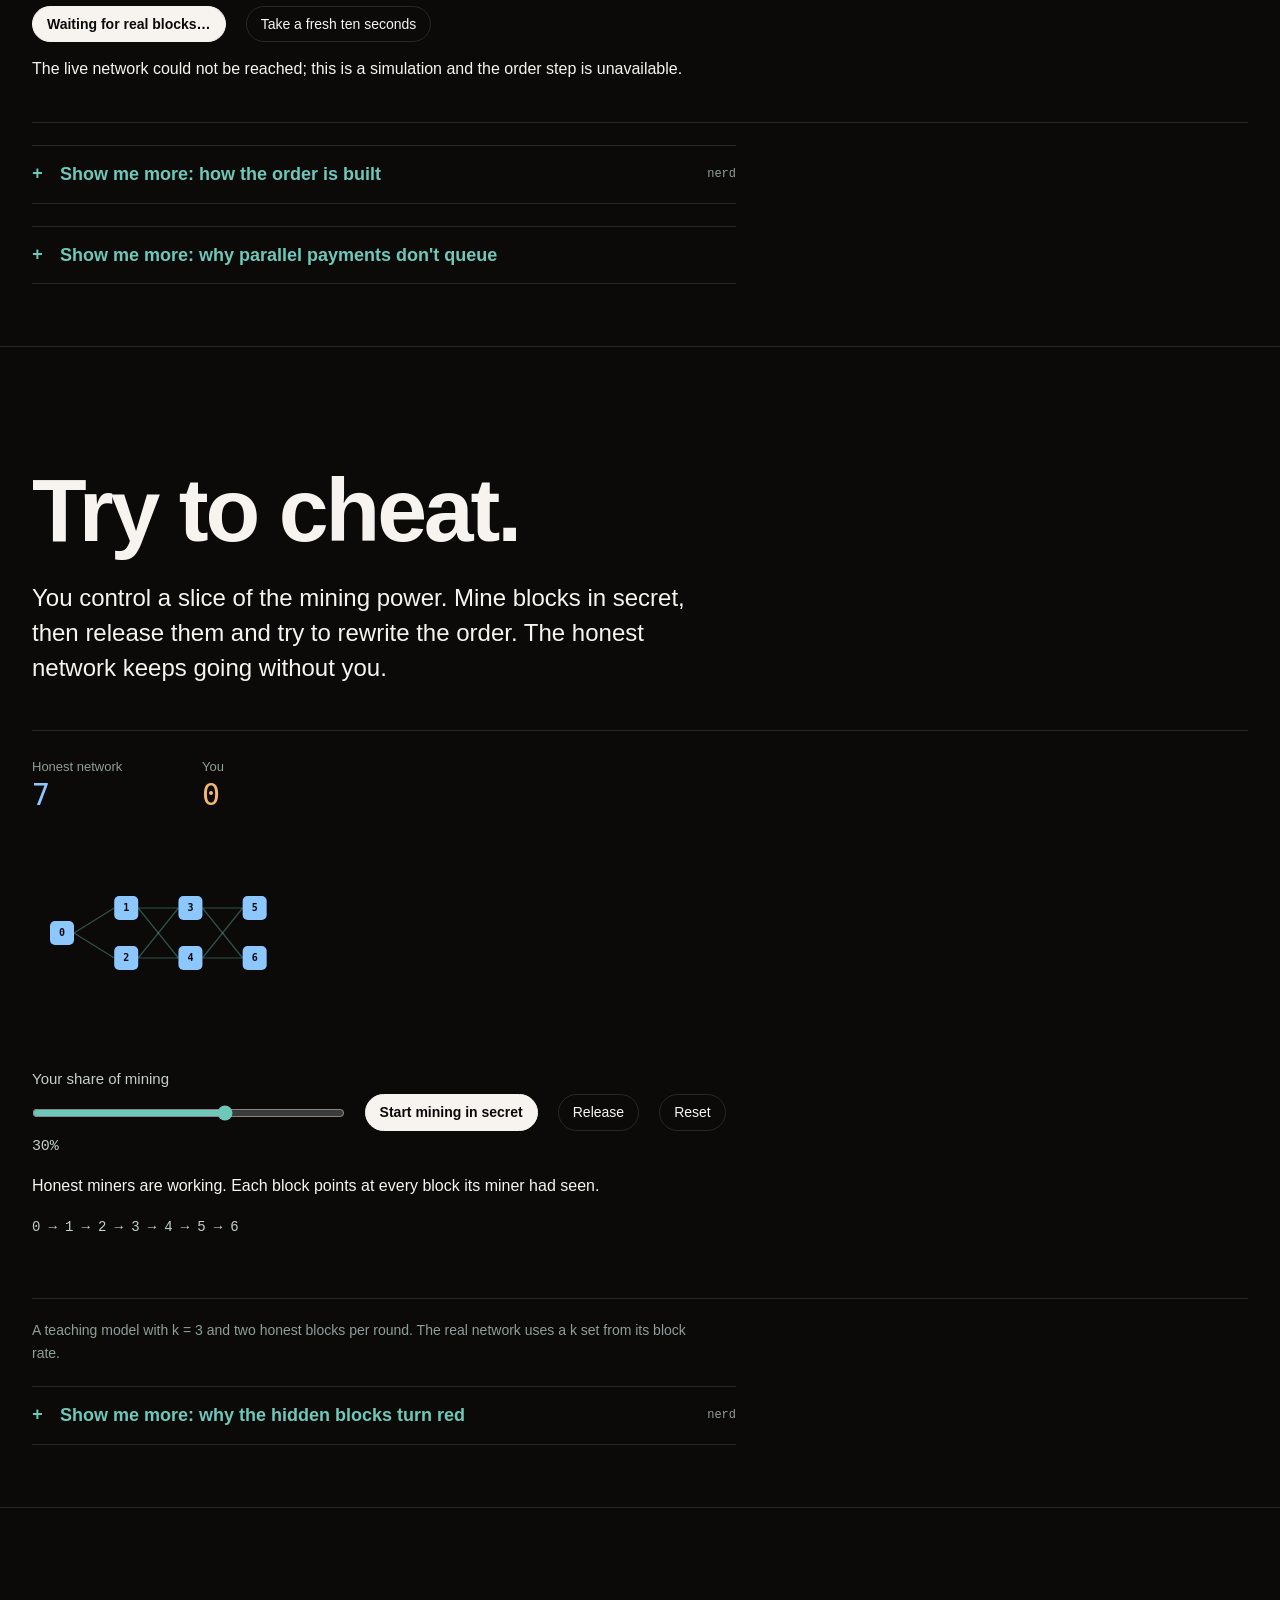
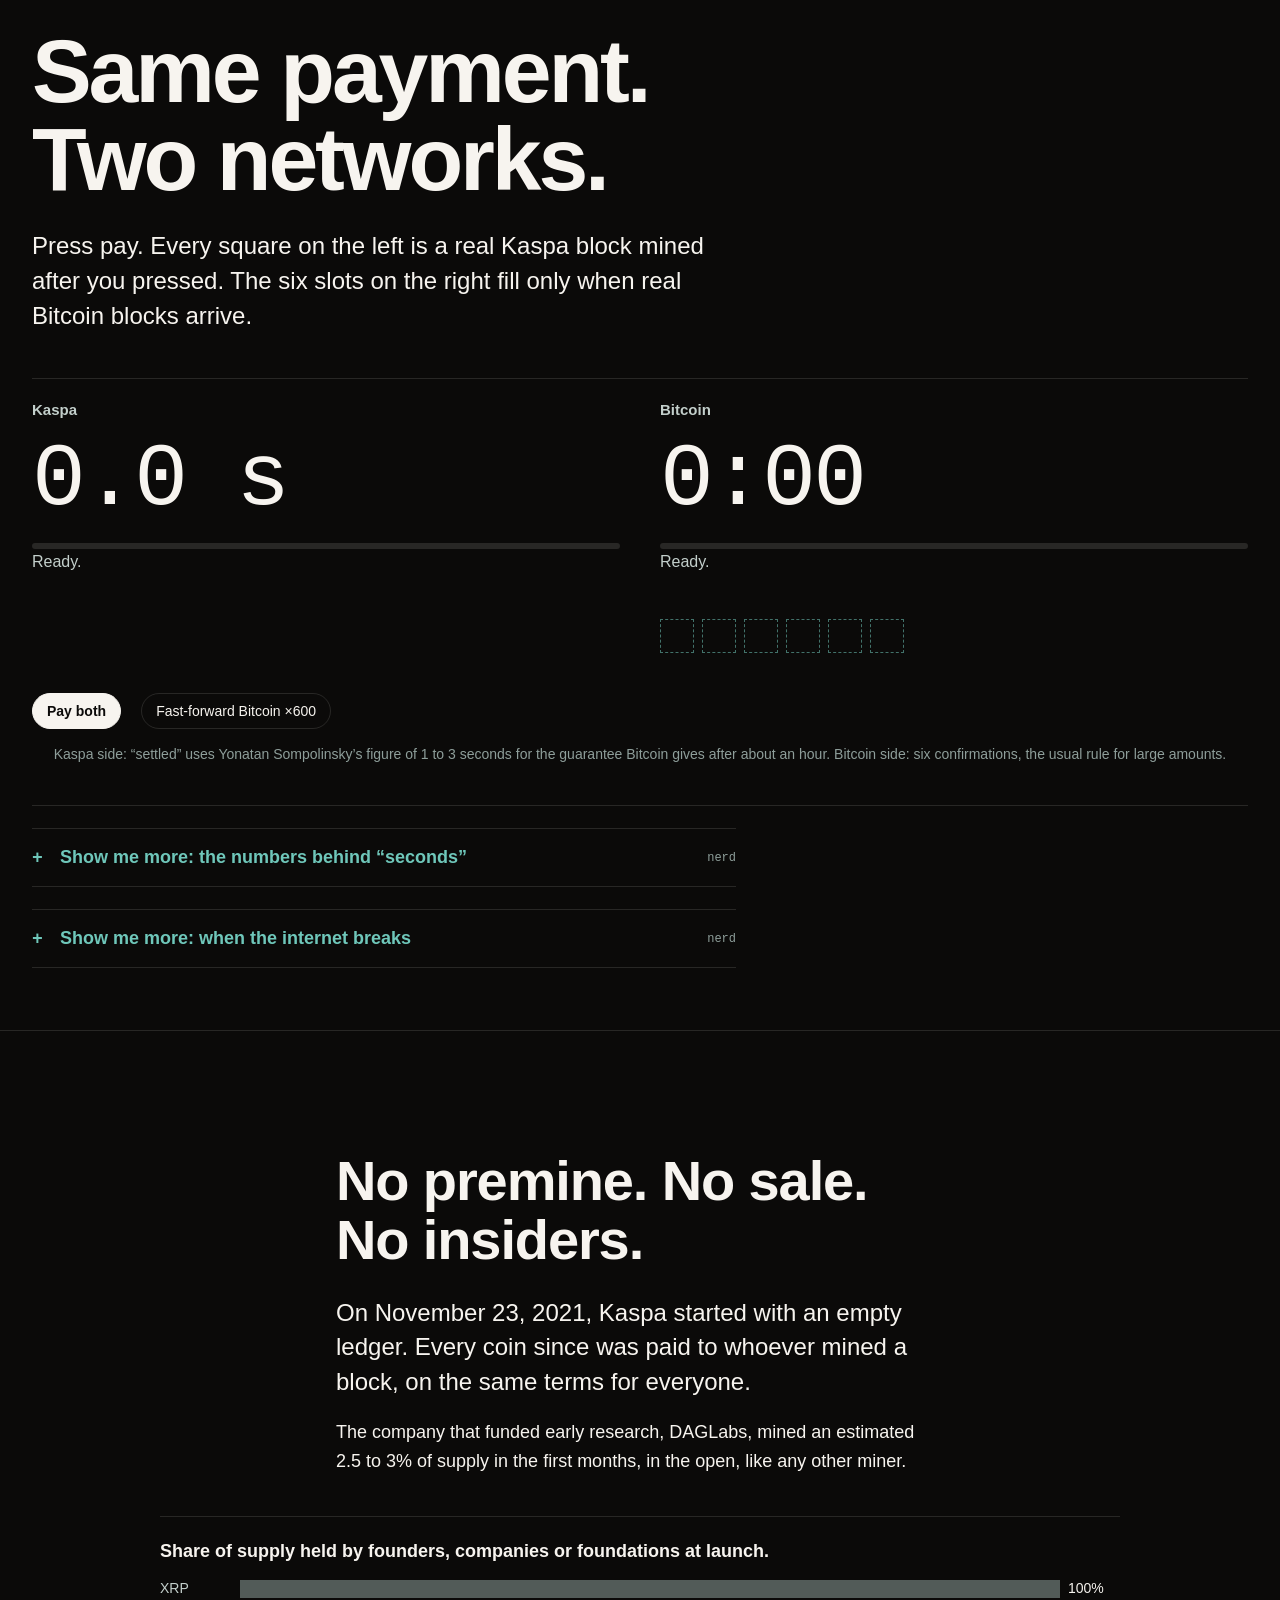
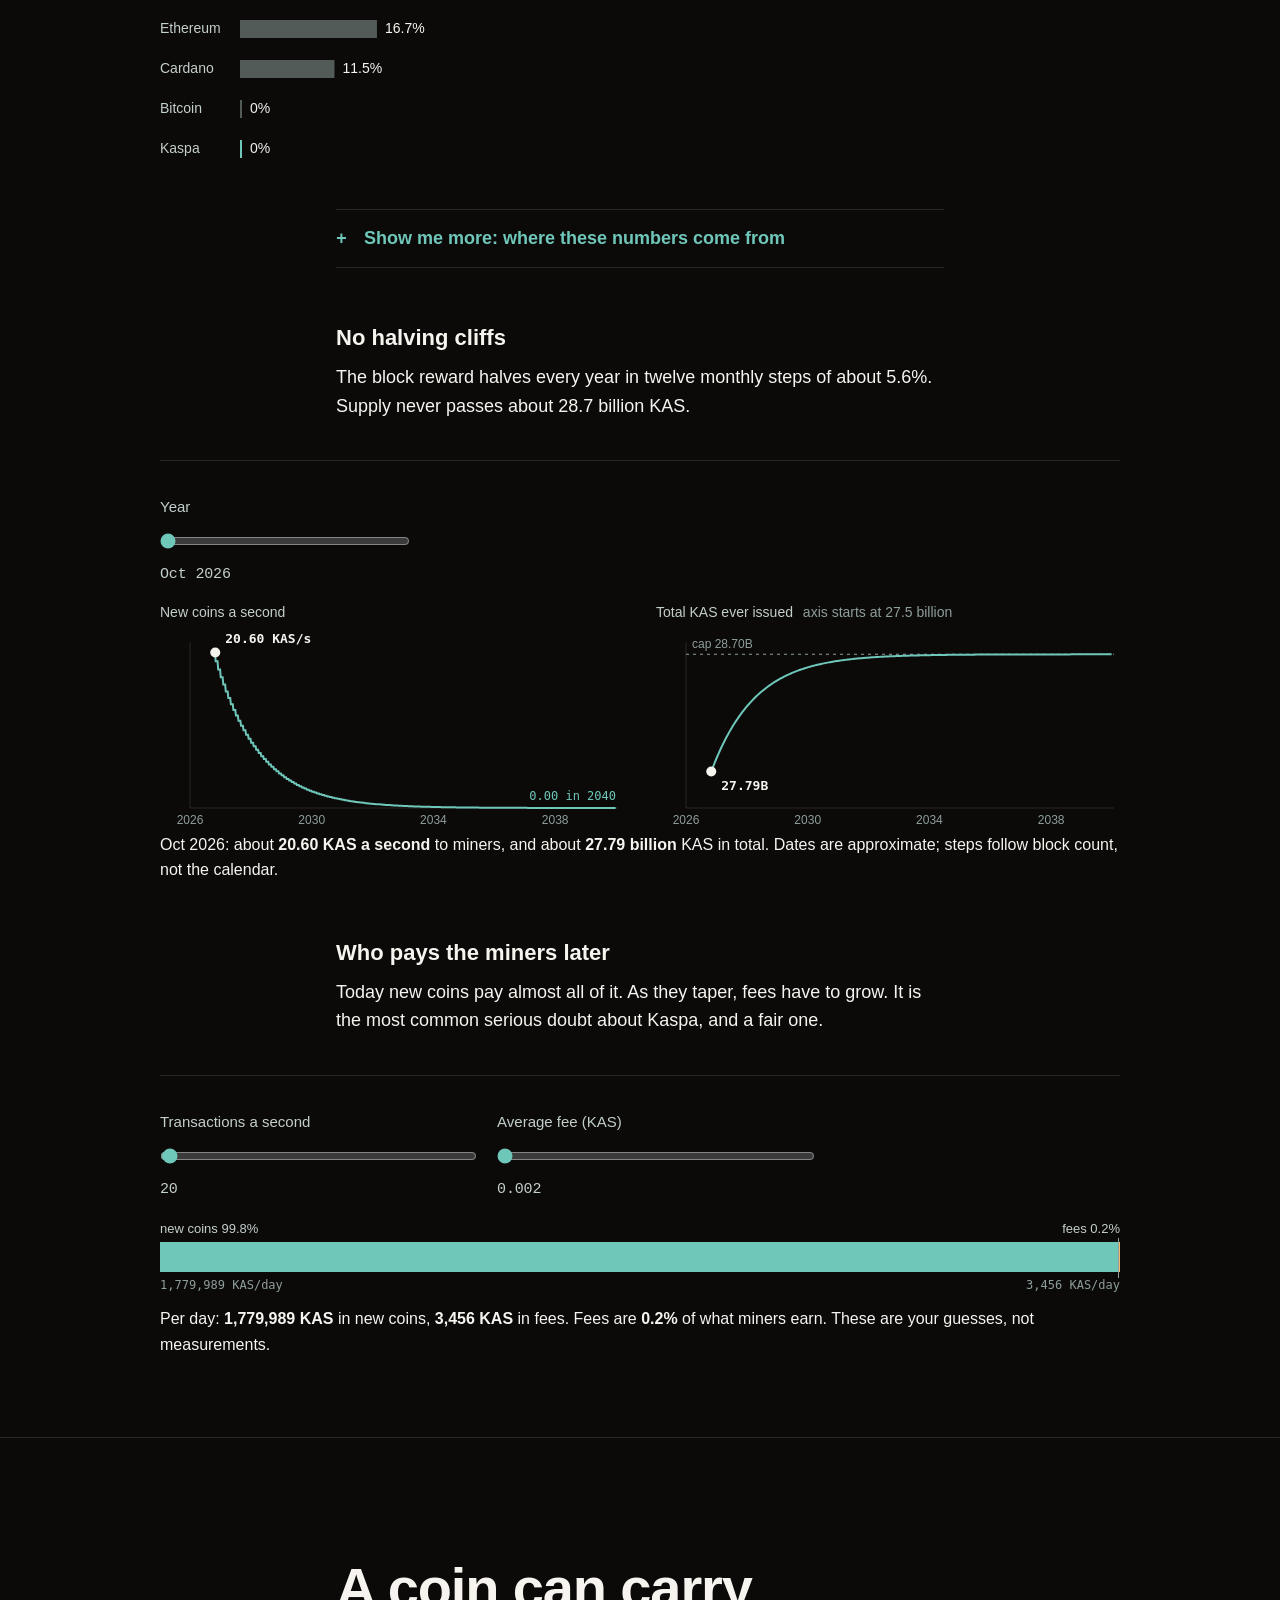
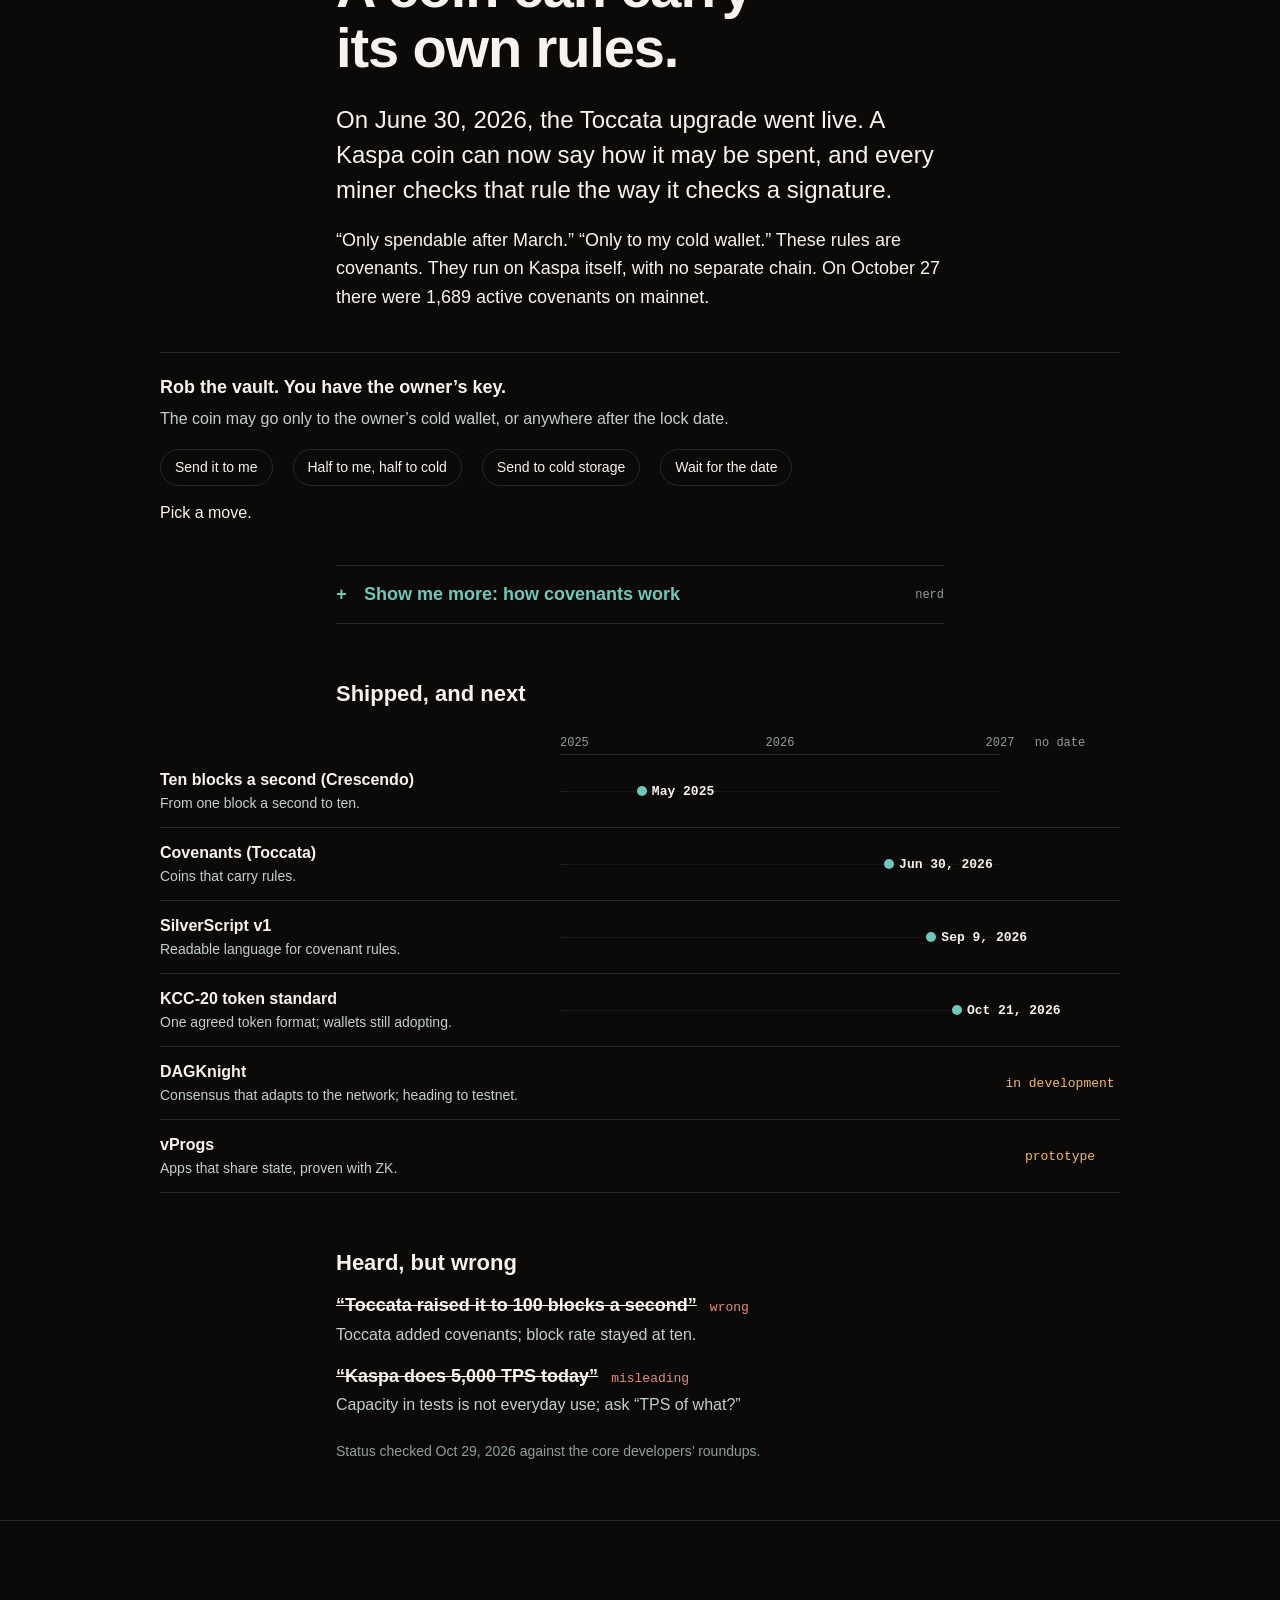
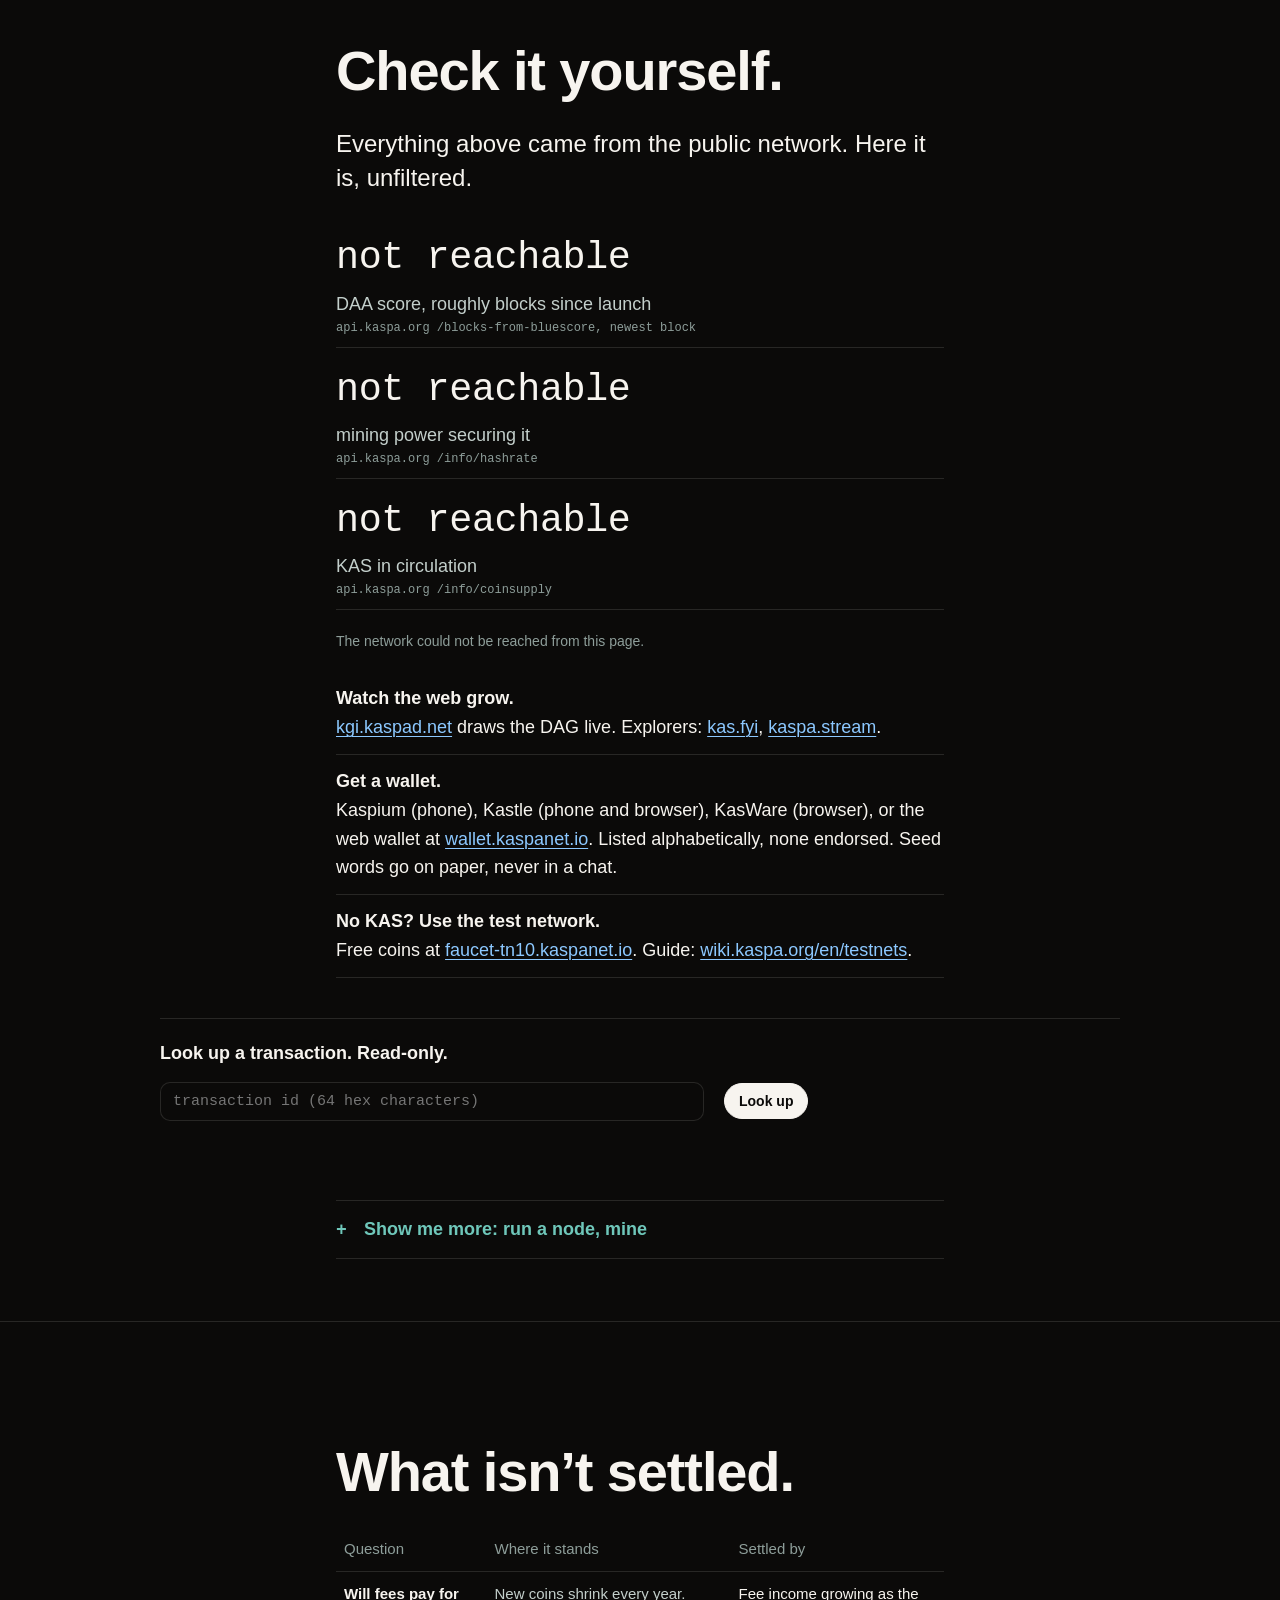
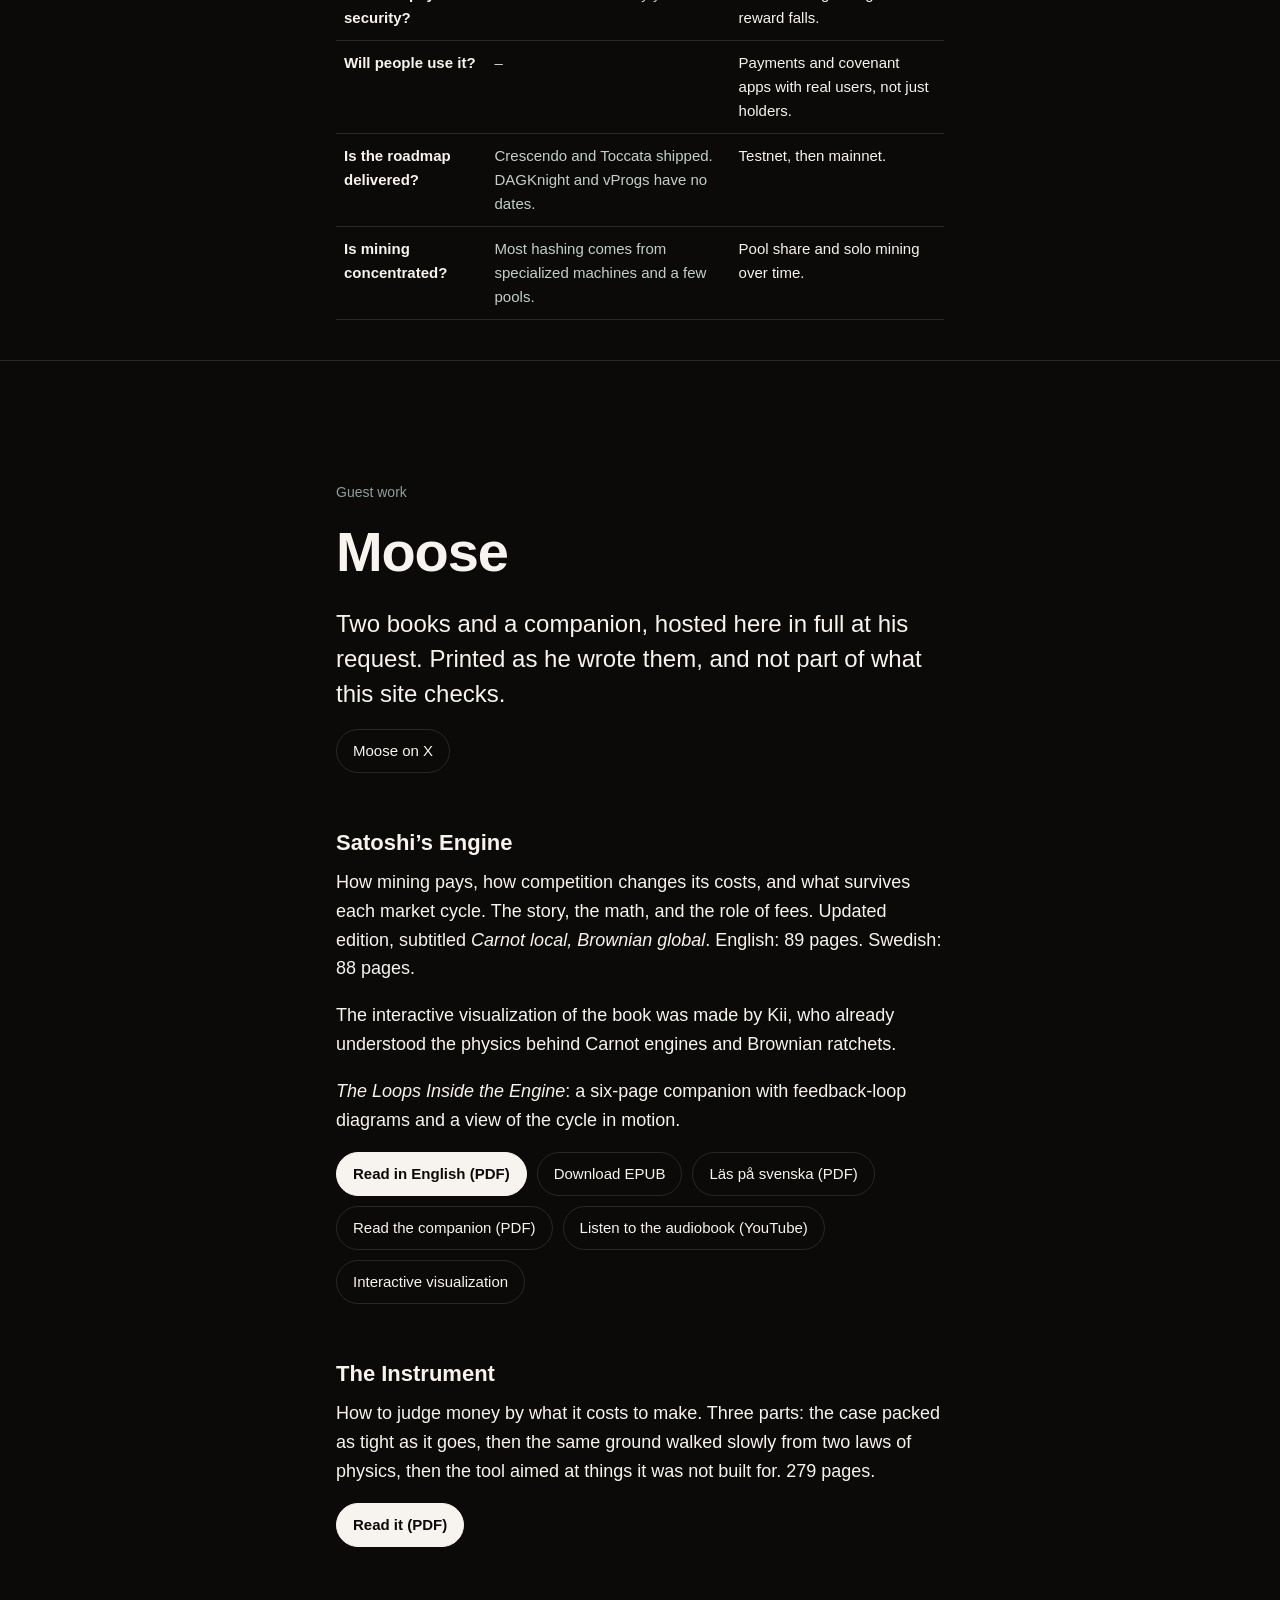
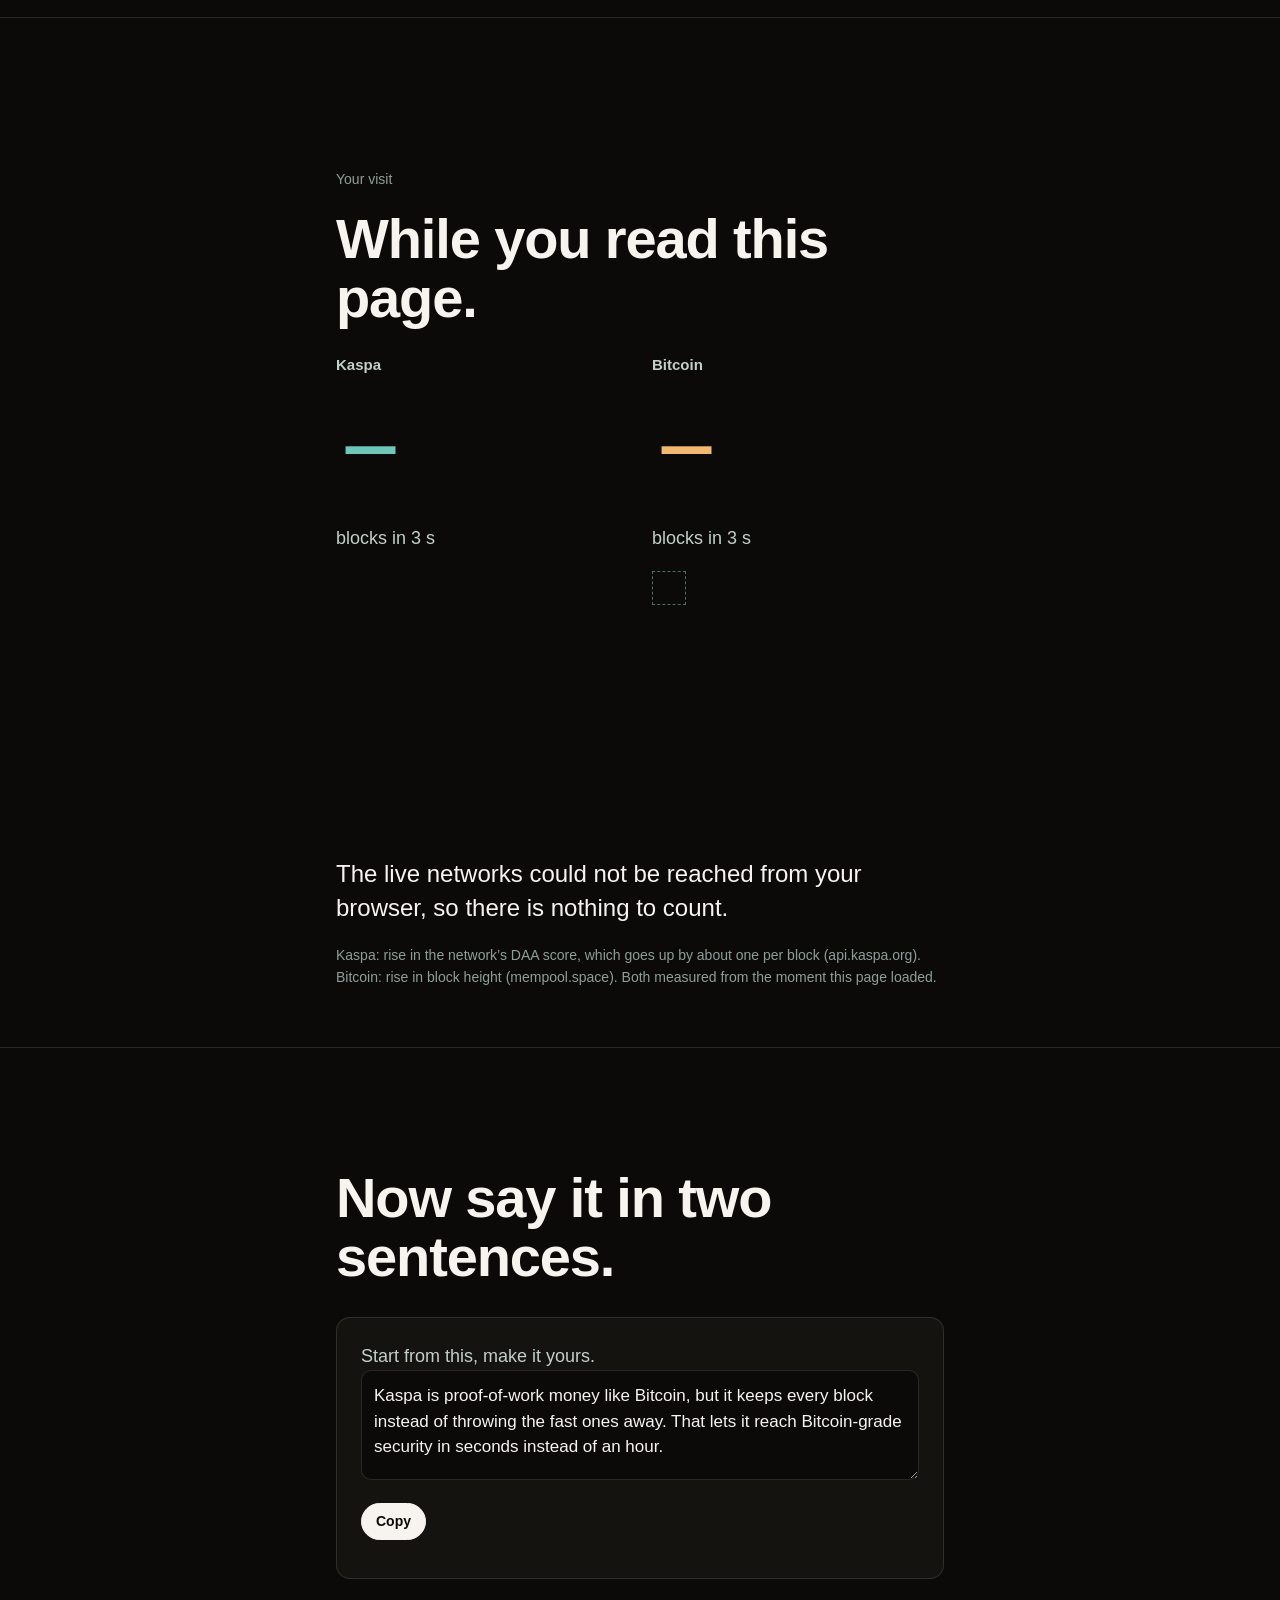
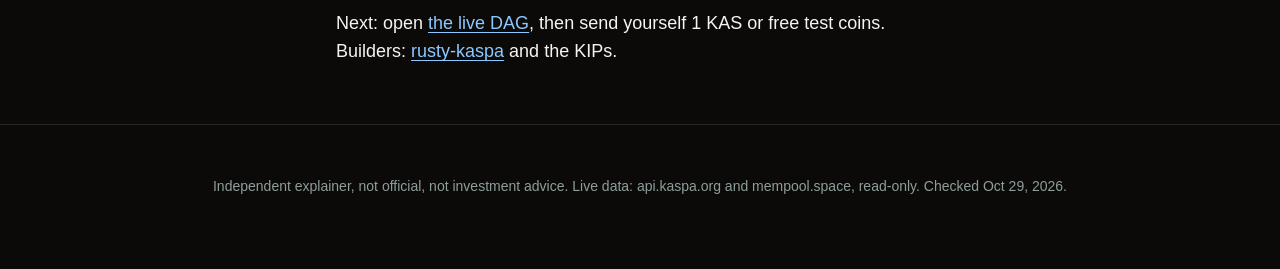
<file: b/index.html>
<!doctype html>
<html lang="en">
<head>
<meta charset="utf-8">
<meta name="viewport" content="width=device-width,initial-scale=1,viewport-fit=cover">
<title>Kaspa Explained: proof-of-work in real time</title>
<meta name="description" content="Watch the real Kaspa network mine ten blocks a second, put them in one order, and shrug off an attack you run yourself.">
<meta name="robots" content="noindex">
<meta name="theme-color" content="#0b0a09">
<link rel="icon" href="data:image/svg+xml,%3Csvg xmlns=%22http://www.w3.org/2000/svg%22 viewBox=%220 0 20 20%22%3E%3Ccircle cx=%224%22 cy=%2210%22 r=%223%22 fill=%22%236fc7ba%22/%3E%3Ccircle cx=%2216%22 cy=%224.5%22 r=%223%22 fill=%22%236fc7ba%22/%3E%3Ccircle cx=%2216%22 cy=%2215.5%22 r=%223%22 fill=%22%236fc7ba%22/%3E%3C/svg%3E">
<link rel="stylesheet" href="css/site.css">
<link rel="stylesheet" href="css/b.css">
<script>try{var t=localStorage.getItem('ke-theme');if(t)document.documentElement.dataset.theme=t}catch(e){}</script>
</head>
<body>
<a class="skip" href="#c1">Skip to the first chapter</a>
<header class="bar">
  <div class="bar-in">
    <a class="brand" href="#top"><svg viewBox="0 0 20 20" aria-hidden="true"><circle cx="4" cy="10" r="2.6" fill="currentColor"/><circle cx="16" cy="4.5" r="2.6" fill="currentColor"/><circle cx="16" cy="15.5" r="2.6" fill="currentColor"/><path d="M6 9 14 5M6 11l8 4" stroke="currentColor" stroke-width="1.4"/></svg>Kaspa Explained</a>
    <nav class="dots" aria-label="Chapters" id="dots"></nav>
    <div class="switch">
      <button type="button" id="sound" aria-pressed="false" title="A soft tick for every real block">Sound</button>
      <button type="button" id="nerd" aria-pressed="false" title="Open every expander and show the math">Nerd mode</button>
      <button type="button" id="theme" aria-label="Switch light or dark">Light</button>
    </div>
  </div>
  <div class="progress" id="progress"></div>
</header>

<main id="top">
<section class="hero" aria-labelledby="h-hero">
  <canvas id="liveDag" role="img" aria-label="The live Kaspa blockDAG: real blocks from the last half minute, each linked to the blocks it saw."></canvas>
  <p class="coldopen" id="coldOpen" aria-hidden="true">These are real Kaspa blocks, arriving now.</p>
  <div class="hud" id="hud" aria-live="off">
    <div><b class="num" id="hudRate">…</b><span>blocks a second, measured</span></div>
    <div><b class="num" id="hudPar">…</b><span>parents per block</span></div>
    <div><b class="num" id="hudSeen">…</b><span>blocks since you arrived</span></div>
  </div>
  <div class="hero-in">
    <h1 id="h-hero">Proof-of-work,<br>in real time.</h1>
    <p class="lead">Every square is a real Kaspa block, mined somewhere on Earth seconds ago.</p>
    <p class="scale" id="btcScale" aria-live="off">Bitcoin makes one block every ten minutes.</p>
    <p class="scale-note" id="btcScaleNote"></p>
    <div class="cta">
      <a class="btn primary" href="#c1">See how it works</a>
      <a class="btn" href="#c3">Skip to the attack</a>
    </div>
    <p class="source" id="liveSource">Connecting to the Kaspa network…</p>
  </div>
</section>

<section class="chapter" id="c1" data-title="The problem" aria-labelledby="h1c">
  <h2 id="h1c">Fast blocks collide.</h2>
  <p class="big">A new block needs a fraction of a second to reach every miner. Two blocks found in that window can't both sit on one chain. One gets thrown away, and the work behind it is wasted.</p>
  <p>Bitcoin avoids collisions by making blocks rare. Kaspa keeps both.</p>
  <div class="toy wide" id="collision-demo" data-collision-sim="cs-">
    <p class="try">Try it: speed up the blocks.</p>
    <p>Drag from Bitcoin's pace to Kaspa's. The same blocks arrive in both pictures. Watch what the chain throws away.</p>
    <div class="primary-control">
      <label for="cs-rate">Blocks found: <span class="big-readout" id="cs-rateVal"></span>
        <span class="info-affordance"><button type="button" class="info-affordance__trigger" data-pop="The slider stops at 32 a second, the fastest rate GHOSTDAG has a configured safety margin for in the Kaspa node's own table."><i class="info-affordance__glyph" aria-hidden="true">i</i><span class="sr-only">Why the range stops at 32</span></button></span>
      </label>
      <input id="cs-rate" type="range" min="0" max="1000" step="1" value="882" aria-label="How fast blocks are found">
      <div class="marks"><span>Bitcoin, 1 per 10 min</span><span>Kaspa, 10 a second</span></div>
    </div>
    <p class="honesty-note" id="cs-honestyNote"></p>
    <div class="secondary-control" hidden>
      <label for="cs-delay">Network delay: <b id="cs-delayVal"></b></label>
      <input id="cs-delay" type="range" min="0" max="1000" step="0.001" value="349.485" aria-label="How long a block takes to reach other miners">
    </div>
    <p class="result-line"><span id="cs-resultLine"></span>
      <span class="info-affordance"><button type="button" class="info-affordance__trigger" data-pop="Modeled with a network delay of 250 ms. A walk through 1,399 consecutive Kaspa blocks on Aug 24, 2026 put the real figure between about 204 and 666 ms. The share drifts toward the model as more blocks arrive."><i class="info-affordance__glyph" aria-hidden="true">i</i><span class="sr-only">What this number assumes</span></button></span></p>
    <div class="panel">
      <p class="panel-title">Single chain <span class="stat" id="cs-chainStat">so far: 0 kept, 0 thrown away</span></p>
      <canvas id="cs-chainCanvas" role="img" aria-label="Single chain of recent blocks, colored by whether each was kept or thrown away." aria-describedby="cs-graphSummary"></canvas>
      <div class="legend"><span><i class="blk" style="background:var(--green)"></i>kept</span><span><i class="blk hollow" style="border-color:var(--orange)"></i>thrown away</span></div>
    </div>
    <div class="panel dag">
      <p class="panel-title">BlockDAG <span class="stat" id="cs-dagStat">so far: 0 kept, 0 thrown away</span></p>
      <canvas id="cs-dagCanvas" role="img" aria-label="BlockDAG of the same blocks, all kept, each pointing at the blocks it saw." aria-describedby="cs-graphSummary"></canvas>
      <div class="legend"><span><i class="blk" style="background:var(--green)"></i>every block kept, pointing at every block it saw</span></div>
    </div>
    <p class="sr-only" id="cs-graphSummary"></p>
    <button hidden id="cs-step" class="btn" type="button">Step one block</button>
    <p class="take"><b>Takeaway.</b> At Kaspa's speed a single chain would throw away most of its blocks. That work was real. A blockDAG keeps it.</p>
  </div>
  <details class="more nerd"><summary>Show me more: the collision math</summary><div class="in">
    <p>Blocks arrive at random, like raindrops: a Poisson process with rate λ. Two collide when the next one is found before the first has spread, which takes delay d. The share a chain discards grows with λ × d. At Kaspa's ten a second and a 250 ms delay, λd = 2.5 and a chain would discard about 71% of blocks. Checked against the PHANTOM/GHOSTDAG paper, <a href="https://eprint.iacr.org/2018/104">eprint.iacr.org/2018/104</a>.</p>
    <p>Open nerd mode to see the network-delay slider in the toy above.</p>
  </div></details>
</section>

<section class="chapter show" id="c2" data-title="One order" aria-labelledby="h2c">
  <h2 id="h2c">Keep every block.<br>Agree on one order.</h2>
  <p class="big">Each Kaspa block points at every recent block its miner could see. The rule called <button class="term" type="button" data-pop="GHOSTDAG: the rule Kaspa runs today to turn the web of blocks into one agreed order. From research by Yonatan Sompolinsky and Aviv Zohar.">GHOSTDAG</button> then reads that web the same way on every node and lines all of it up.</p>
  <div class="stage" id="order">
    <canvas id="orderCanvas" role="img" aria-label="Real Kaspa blocks from the last ten seconds, first as a web, then in their agreed order." aria-describedby="orderOut"></canvas>
    <div class="controls">
      <button class="btn primary" type="button" id="oGo" disabled>Waiting for real blocks…</button>
      <button class="btn" type="button" id="oAgain" hidden>Take a fresh ten seconds</button>
    </div>
    <p class="out" id="orderOut">This uses the last ten seconds of the real network, not a simulation.</p>
  </div>
  <details class="more nerd"><summary>Show me more: how the order is built</summary><div class="in">
    <p>Each block names one <i>selected parent</i>, the parent with the most blue work behind it. Following those links gives a spine through the web, the selected chain (brighter squares). Each chain block merges the blocks it saw that its selected parent had not: its mergeset. The order is: everything before, then the mergeset sorted by accumulated work, then the chain block itself.</p>
    <p>This page rebuilds that order in your browser from fields the node publishes for every block: the chain flag, selected parent, mergeset and blue work. A node's own virtual-chain call is the authority; this is a view of it. Blocks the network hasn't merged yet are shown as waiting.</p>
    <p>A block stays blue if, among the blocks it could not have seen, at most k are blue. Kaspa sets k from the block rate and a worst-case network delay. Mainnet runs GHOSTDAG; DAGKnight is the planned successor that adapts to the network instead (chapter 4).</p>
  </div></details>
  <details class="more" id="coinsMore"><summary>Show me more: why parallel payments don't queue</summary><div class="in">
    <p>Kaspa tracks money as separate coins, the way Bitcoin does, rather than one balance per account. Payments that land in parallel blocks don't have to wait for each other.</p>
    <div class="toy" id="coins">
      <canvas id="coinsCanvas" height="170" role="img" aria-label="Five payments: as separate coins they go together; as one balance they queue."></canvas>
      <div class="controls"><button class="btn primary" type="button" id="coinsGo">Send five at once</button><span class="out muted" id="coinsOut"></span></div>
    </div>
  </div></details>
</section>

<section class="chapter show" id="c3" data-title="Attack it" aria-labelledby="h3c">
  <h2 id="h3c">Try to cheat.</h2>
  <p class="big">You control a slice of the mining power. Mine blocks in secret, then release them and try to rewrite the order. The honest network keeps going without you.</p>
  <div class="stage" id="ghost">
    <canvas id="ghostCanvas" height="300" role="img" aria-label="A blockDAG growing. Blue blocks are honest; your hidden blocks are dashed until released, then judged." aria-describedby="gOut"></canvas>
    <div class="controls">
      <label>Your share of mining <input type="range" id="qAtk" min="5" max="45" value="30"> <span class="num" id="qAtkVal">30%</span></label>
      <button class="btn primary" type="button" id="gHide">Start mining in secret</button>
      <button class="btn" type="button" id="gRelease" disabled>Release</button>
      <button class="btn" type="button" id="gReset">Reset</button>
    </div>
    <p class="out" id="gOut"></p>
    <p class="order-strip num" id="gOrder" aria-label="The order every node agrees on"></p>
  </div>
  <p class="note">A teaching model with k = 3 and two honest blocks per round. The real network uses a k set from its block rate.</p>
  <details class="more nerd"><summary>Show me more: why the hidden blocks turn red</summary><div class="in">
    <p>While you hid, the honest network kept making blocks your branch never saw. That gap is your blocks' anticone. A block stays blue only if at most k blue blocks sit in its anticone. Honest blocks, published at once, have small anticones. Yours has a huge one, so it is colored red and ordered after the honest ones. Red blocks still count; they just can't jump the queue.</p>
  </div></details>
</section>

<section class="chapter show" id="c4" data-title="The race" aria-labelledby="h4c">
  <h2 id="h4c">Same payment.<br>Two networks.</h2>
  <p class="big">Press pay. Every square on the left is a real Kaspa block mined after you pressed. The six slots on the right fill only when real Bitcoin blocks arrive.</p>
  <div class="stage duel" id="duel">
    <div class="side" id="dK">
      <p class="side-name">Kaspa</p>
      <p class="clock num" id="dKclock">0.0 s</p>
      <div class="meter"><div class="meter-fill" id="dKfill"></div></div>
      <p class="side-out" id="dKout">Ready.</p>
      <div class="pile" id="dKpile" aria-hidden="true"></div>
    </div>
    <div class="side" id="dB">
      <p class="side-name">Bitcoin</p>
      <p class="clock num" id="dBclock">0:00</p>
      <div class="meter"><div class="meter-fill btc" id="dBfill"></div></div>
      <p class="side-out" id="dBout">Ready.</p>
      <div class="slots" id="dBslots" aria-hidden="true"><i></i><i></i><i></i><i></i><i></i><i></i></div>
    </div>
    <div class="controls"><button class="btn primary" type="button" id="dGo">Pay both</button><button class="btn" type="button" id="dFast" hidden>Fast-forward Bitcoin ×600</button></div>
    <p class="note" id="dNote">Kaspa side: “settled” uses Yonatan Sompolinsky’s figure of 1 to 3 seconds for the guarantee Bitcoin gives after about an hour. Bitcoin side: six confirmations, the usual rule for large amounts.</p>
  </div>
  <details class="more nerd"><summary>Show me more: the numbers behind “seconds”</summary><div class="in">
    <p>For Kaspa, Sompolinsky gives figures on X (Feb 26, 2026): at 10 blocks a second, a 37% attacker can fake the majority signal within a second with probability 12%; at 100 blocks a second that drops to 0.3%. He also writes that Bitcoin reaches censorship resistance in about an hour and Kaspa reaches the same level in 1 to 3 seconds. <a href="https://x.com/hashdag/status/2026991442506256843">Post</a>, <a href="https://x.com/hashdag/status/2023541070001246546">post</a>. That is why core wants more blocks per second, not for throughput. “Scalability is boring,” in his words.</p>
    <div class="toy" id="race">
      <p class="try">Satoshi’s formula, for Bitcoin.</p>
      <div class="controls"><label>Attacker’s share <input type="range" id="qIn" min="5" max="45" value="10"> <span class="num" id="qVal">10%</span></label></div>
      <canvas id="raceCanvas" height="220" role="img" aria-label="Chance an attacker can reverse a Bitcoin payment, by minutes waited."></canvas>
      <p class="out" id="raceOut"></p>
      <p class="note">Section 11 of the Bitcoin white paper, one block per ten minutes. Exact for Bitcoin’s model; it does not apply to a DAG as is.</p>
    </div>
  </div></details>
  <details class="more nerd"><summary>Show me more: when the internet breaks</summary><div class="in">
    <p>GHOSTDAG fixes its safety margin k in advance, from an assumed worst-case delay. If the real network is much slower, a fixed margin can be too tight. DAGKnight, Kaspa’s planned next consensus, measures the network as it goes: fast when the internet is calm, slower but still safe when it splits. Core developers merged more DAGKnight code toward testnet in September 2026; it is not on mainnet.</p>
  </div></details>
</section>

<section class="chapter" id="c5" data-title="Fair launch" aria-labelledby="h5c">
  <h2 id="h5c">No premine. No sale.<br>No insiders.</h2>
  <p class="big">On November 23, 2021, Kaspa started with an empty ledger. Every coin since was paid to whoever mined a block, on the same terms for everyone.</p>
  <p>The company that funded early research, DAGLabs, mined an estimated 2.5 to 3% of supply in the first months, in the open, like any other miner.</p>
  <div class="toy" id="fair">
    <p class="try">Share of supply held by founders, companies or foundations at launch.</p>
    <canvas id="fairCanvas" height="200" role="img" aria-label="Insider share at launch: XRP 100%, Ethereum 16.7%, Cardano 11.5%, Bitcoin 0%, Kaspa 0%."></canvas>
  </div>
  <details class="more"><summary>Show me more: where these numbers come from</summary><div class="in">
    <p>Kaspa: the node’s genesis file ships an empty coin set. Ethereum: about 12M of the ~72M genesis ETH (16.7%) went to founders, early contributors and the Ethereum Foundation; the rest was sold in the 2014 crowdsale. Cardano: IOHK, Emurgo and the Cardano Foundation held 11.52% of the 45B maximum. XRP: all 100B were created for Ripple and its founders.</p>
  </div></details>
  <h3>No halving cliffs</h3>
  <p>The block reward halves every year in twelve monthly steps of about 5.6%. Supply never passes about 28.7 billion KAS.</p>
  <div class="toy" id="emit">
    <div class="controls"><label>Year <input type="range" id="yIn" min="2026.83" max="2040" step="0.0833" value="2026.83"> <span class="num" id="yVal"></span></label></div>
    <div class="multiples">
      <figure><figcaption>New coins a second</figcaption><canvas id="emitCanvas" height="200" role="img" aria-label="Kaspa’s new coins per second over time, falling smoothly."></canvas></figure>
      <figure><figcaption>Total KAS ever issued <span>axis starts at 27.5 billion</span></figcaption><canvas id="supplyCanvas" height="200" role="img" aria-label="Total Kaspa supply over time, flattening under the 28.70 billion cap."></canvas></figure>
    </div>
    <p class="out" id="emitOut"></p>
    <p class="note" id="emitLive"></p>
  </div>
  <h3>Who pays the miners later</h3>
  <p>Today new coins pay almost all of it. As they taper, fees have to grow. It is the most common serious doubt about Kaspa, and a fair one.</p>
  <div class="toy" id="miners">
    <div class="controls">
      <label>Transactions a second <input type="range" id="tpsIn" min="0" max="3000" step="10" value="20"> <span class="num" id="tpsVal"></span></label>
      <label>Average fee (KAS) <input type="range" id="feeIn" min="0" max="2" step="0.001" value="0.002"> <span class="num" id="feeVal"></span></label>
    </div>
    <canvas id="minersCanvas" height="90" role="img" aria-label="Miner income split between new coins and fees."></canvas>
    <p class="out" id="minersOut"></p>
  </div>
</section>

<section class="chapter" id="c6" data-title="Coins with rules" aria-labelledby="h6c">
  <h2 id="h6c">A coin can carry<br>its own rules.</h2>
  <p class="big">On June 30, 2026, the Toccata upgrade went live. A Kaspa coin can now say how it may be spent, and every miner checks that rule the way it checks a signature.</p>
  <p>“Only spendable after March.” “Only to my cold wallet.” These rules are covenants. They run on Kaspa itself, with no separate chain. On October 27 there were 1,689 active covenants on mainnet.</p>
  <div class="toy" id="vault">
    <p class="try">Rob the vault. You have the owner’s key.</p>
    <p>The coin may go only to the owner’s cold wallet, or anywhere after the lock date.</p>
    <div class="controls">
      <button class="btn" type="button" data-try="steal">Send it to me</button>
      <button class="btn" type="button" data-try="split">Half to me, half to cold</button>
      <button class="btn" type="button" data-try="cold">Send to cold storage</button>
      <button class="btn" type="button" data-try="wait">Wait for the date</button>
    </div>
    <p class="out" id="vaultOut">Pick a move.</p>
  </div>
  <details class="more nerd"><summary>Show me more: how covenants work</summary><div class="in">
    <p>Toccata turned on four proposals: KIP-17 lets a script check the transaction spending it, so a coin can demand a matching next output; KIP-20 gives covenants an ID that consensus tracks, so lookalikes can’t be forged; KIP-16 lets a script check a zero-knowledge proof instead of re-running the work; KIP-21 adds sequencing commitments so an app can prove its own lane. Activation was at DAA score 474,165,565.</p>
    <p>SilverScript, released as v1 in September, lets developers write these rules in readable code. What covenants can’t do yet: many users changing one shared app state at once. That is the goal of vProgs, still a prototype.</p>
  </div></details>
  <h3>Shipped, and next</h3>
  <div class="ship wide" role="list" aria-label="Shipped and next, on a time axis">
    <div class="axis" aria-hidden="true"><span style="--x:0%">2025</span><span style="--x:50%">2026</span><span style="--x:100%">2027</span><span class="nodate">no date</span></div>
    <div class="srow" role="listitem"><p class="name">Ten blocks a second (Crescendo)<span>From one block a second to ten.</span></p><p class="when"><i style="--x:18.6%"></i><b style="--x:18.6%">May 2025</b></p></div>
    <div class="srow" role="listitem"><p class="name">Covenants (Toccata)<span>Coins that carry rules.</span></p><p class="when"><i style="--x:74.8%"></i><b style="--x:74.8%">Jun 30, 2026</b></p></div>
    <div class="srow" role="listitem"><p class="name">SilverScript v1<span>Readable language for covenant rules.</span></p><p class="when"><i style="--x:84.4%"></i><b style="--x:84.4%">Sep 9, 2026</b></p></div>
    <div class="srow" role="listitem"><p class="name">KCC-20 token standard<span>One agreed token format; wallets still adopting.</span></p><p class="when"><i style="--x:90.2%"></i><b style="--x:90.2%">Oct 21, 2026</b></p></div>
    <div class="srow later" role="listitem"><p class="name">DAGKnight<span>Consensus that adapts to the network; heading to testnet.</span></p><p class="when"><b>in development</b></p></div>
    <div class="srow later" role="listitem"><p class="name">vProgs<span>Apps that share state, proven with ZK.</span></p><p class="when"><b>prototype</b></p></div>
  </div>
  <h3>Heard, but wrong</h3>
  <dl class="wrong">
    <dt><s>“Toccata raised it to 100 blocks a second”</s> <span>wrong</span></dt><dd>Toccata added covenants; block rate stayed at ten.</dd>
    <dt><s>“Kaspa does 5,000 TPS today”</s> <span>misleading</span></dt><dd>Capacity in tests is not everyday use; ask “TPS of what?”</dd>
  </dl>
  <p class="note">Status checked Oct 29, 2026 against the core developers’ roundups.</p>
</section>

<section class="chapter" id="c7" data-title="Check it" aria-labelledby="h7c">
  <h2 id="h7c">Check it yourself.</h2>
  <p class="big">Everything above came from the public network. Here it is, unfiltered.</p>
  <ul class="facts live-facts" id="liveFacts">
    <li><b class="num" id="lfScore">…</b><span class="muted">DAA score, roughly blocks since launch</span><code>api.kaspa.org /blocks-from-bluescore, newest block</code></li>
    <li><b class="num" id="lfHash">…</b><span class="muted">mining power securing it</span><code>api.kaspa.org /info/hashrate</code></li>
    <li><b class="num" id="lfSupply">…</b><span class="muted">KAS in circulation</span><code>api.kaspa.org /info/coinsupply</code></li>
  </ul>
  <p class="note" id="lfAt">Reading from the network…</p>
  <ol class="facts">
    <li><b>Watch the web grow.</b> <a href="https://kgi.kaspad.net">kgi.kaspad.net</a> draws the DAG live. Explorers: <a href="https://kas.fyi">kas.fyi</a>, <a href="https://kaspa.stream">kaspa.stream</a>.</li>
    <li><b>Get a wallet.</b> Kaspium (phone), Kastle (phone and browser), KasWare (browser), or the web wallet at <a href="https://wallet.kaspanet.io">wallet.kaspanet.io</a>. Listed alphabetically, none endorsed. Seed words go on paper, never in a chat.</li>
    <li><b>No KAS? Use the test network.</b> Free coins at <a href="https://faucet-tn10.kaspanet.io">faucet-tn10.kaspanet.io</a>. Guide: <a href="https://wiki.kaspa.org/en/testnets">wiki.kaspa.org/en/testnets</a>.</li>
  </ol>
  <div class="toy" id="lookup">
    <p class="try">Look up a transaction. Read-only.</p>
    <div class="controls"><input type="text" id="txIn" placeholder="transaction id (64 hex characters)" spellcheck="false" autocomplete="off" aria-label="Transaction id"><button class="btn primary" type="button" id="txGo">Look up</button></div>
    <p class="out" id="txOut"></p>
  </div>
  <details class="more"><summary>Show me more: run a node, mine</summary><div class="in">
    <p>The Rust node, rusty-kaspa, runs on a normal desktop and keeps only recent history, so it does not grow forever. Small home miners can point at their own node and solo mine; at ten blocks a second, they win blocks often.</p>
  </div></details>
</section>

<section class="chapter" id="c8" data-title="Open questions" aria-labelledby="h8c">
  <h2 id="h8c">What isn’t settled.</h2>
  <div class="scroll" tabindex="0" role="region" aria-label="Open questions, scrolls sideways"><table class="open">
    <thead><tr><th>Question</th><th>Where it stands</th><th>Settled by</th></tr></thead>
    <tbody>
      <tr><th scope="row">Will fees pay for security?</th><td>New coins shrink every year.</td><td>Fee income growing as the reward falls.</td></tr>
      <tr><th scope="row">Will people use it?</th><td>–</td><td>Payments and covenant apps with real users, not just holders.</td></tr>
      <tr><th scope="row">Is the roadmap delivered?</th><td>Crescendo and Toccata shipped. DAGKnight and vProgs have no dates.</td><td>Testnet, then mainnet.</td></tr>
      <tr><th scope="row">Is mining concentrated?</th><td>Most hashing comes from specialized machines and a few pools.</td><td>Pool share and solo mining over time.</td></tr>
    </tbody></table></div>
</section>

<section class="chapter moose" id="moose" data-title="Moose" aria-labelledby="hm">
  <p class="meta">Guest work</p>
  <h2 id="hm">Moose</h2>
  <p class="big">Two books and a companion, hosted here in full at his request. Printed as he wrote them, and not part of what this site checks.</p>
  <div class="actions"><a href="https://x.com/THEMOOSEISLOOS5">Moose on X</a></div>
  <h3>Satoshi’s Engine</h3>
  <p>How mining pays, how competition changes its costs, and what survives each market cycle. The story, the math, and the role of fees. Updated edition, subtitled <em>Carnot local, Brownian global</em>. English: 89 pages. Swedish: 88 pages.</p>
  <p>The interactive visualization of the book was made by Kii, who already understood the physics behind Carnot engines and Brownian ratchets.</p>
  <p><em>The Loops Inside the Engine</em>: a six-page companion with feedback-loop diagrams and a view of the cycle in motion.</p>
  <div class="actions">
    <a class="primary" href="files/satoshis-engine.pdf" hreflang="en">Read in English (PDF)</a>
    <a href="files/satoshis-engine.epub" download="Satoshis_Engine.epub" hreflang="en" type="application/epub+zip">Download EPUB</a>
    <a href="files/satoshis-motor-svenska.pdf" hreflang="sv" lang="sv">Läs på svenska (PDF)</a>
    <a href="files/satoshis-engine-companion.pdf" hreflang="en">Read the companion (PDF)</a>
    <a href="https://youtu.be/gS3l4OAjibE">Listen to the audiobook (YouTube)</a>
    <a href="https://satoshis-engine-kaspa.netlify.app/">Interactive visualization</a>
  </div>
  <h3>The Instrument</h3>
  <p>How to judge money by what it costs to make. Three parts: the case packed as tight as it goes, then the same ground walked slowly from two laws of physics, then the tool aimed at things it was not built for. 279 pages.</p>
  <div class="actions"><a class="primary" href="files/the-instrument.pdf">Read it (PDF)</a></div>
</section>

<section class="chapter tally" id="tally" data-title="Your visit" aria-labelledby="ht">
  <p class="meta">Your visit</p>
  <h2 id="ht">While you read this page.</h2>
  <div class="tally-grid wide">
    <div><p class="side-name">Kaspa</p><p class="tally-n num" id="tK">…</p><p class="muted" id="tKnote">blocks</p></div>
    <div><p class="side-name">Bitcoin</p><p class="tally-n num btc" id="tB">…</p><p class="muted" id="tBnote">blocks</p><div class="slots" id="tBpile"><i></i></div></div>
  </div>
  <canvas id="tallyCanvas" class="wide" height="220" aria-hidden="true"></canvas>
  <p class="big" id="tOut">Counting since you opened the page.</p>
  <p class="note" id="tSrc">Kaspa: rise in the network’s DAA score, which goes up by about one per block (api.kaspa.org). Bitcoin: rise in block height (mempool.space). Both measured from the moment this page loaded.</p>
</section>
<section class="chapter" id="finish" data-title="Finish" aria-labelledby="hf">
  <h2 id="hf">Now say it in two sentences.</h2>
  <div class="card">
    <label for="mine" class="muted">Start from this, make it yours.</label>
    <textarea id="mine">Kaspa is proof-of-work money like Bitcoin, but it keeps every block instead of throwing the fast ones away. That lets it reach Bitcoin-grade security in seconds instead of an hour.</textarea>
    <div class="controls"><button class="btn primary" type="button" id="copy">Copy</button><span class="out muted" id="copyOut"></span></div>
  </div>
  <p>Next: open <a href="https://kgi.kaspad.net">the live DAG</a>, then send yourself 1 KAS or free test coins. Builders: <a href="https://github.com/kaspanet/rusty-kaspa">rusty-kaspa</a> and the KIPs.</p>
</section>
</main>
<footer>Independent explainer, not official, not investment advice. Live data: api.kaspa.org and mempool.space, read-only. Checked Oct 29, 2026.</footer>
<script src="js/collision-sim.js" defer></script>
<script src="js/live.js" defer></script>
<script src="js/site.js" defer></script>
</body>
</html>
</file>
<file: css/site.css>
/* Kaspa Explained: the afternoon walk. One stylesheet, no framework. */
:root{
  --bg:#0b0a09; --bg-2:#15130f; --bg-3:#201d18;
  --text:#f7f4ef; --muted:#c3cfcb; --faint:#8e9e9a;
  --green:#6fc7ba; --cyan:#8cc8ff; --orange:#f2b86f; --red:#e58d7b;
  --line:rgba(247,244,239,.12); --line-bright:rgba(111,199,186,.55);
  --font:-apple-system,BlinkMacSystemFont,"SF Pro Text","Segoe UI",Helvetica,Arial,sans-serif;
  --display:-apple-system,BlinkMacSystemFont,"SF Pro Display","Segoe UI",Helvetica,Arial,sans-serif;
  --mono:ui-monospace,"SF Mono",Menlo,Consolas,monospace;
  --measure:38rem; --wide:60rem;
  --r:14px;
}
:root[data-theme="light"]{
  --bg:#fbfaf6; --bg-2:#f3f0ea; --bg-3:#ebe7df;
  --text:#191714; --muted:#4a524f; --faint:#5a6360;
  --green:#197a6b; --cyan:#2a6fb5; --orange:#a5630f; --red:#a8442f;
  --line:rgba(25,23,20,.13); --line-bright:rgba(25,122,107,.5);
}
*{box-sizing:border-box}
html{scroll-behavior:smooth;-webkit-text-size-adjust:100%}
@media (prefers-reduced-motion:reduce){html{scroll-behavior:auto}*{animation:none!important;transition:none!important}}
body{margin:0;background:var(--bg);color:var(--text);font:400 18px/1.6 var(--font);-webkit-font-smoothing:antialiased}
a{color:var(--cyan);text-underline-offset:3px;text-decoration-thickness:1px}
a:hover{color:var(--text)}
:focus-visible{outline:2px solid var(--cyan);outline-offset:3px;border-radius:4px}
.sr-only{position:absolute;width:1px;height:1px;overflow:hidden;clip:rect(0 0 0 0);white-space:nowrap}
.num{font-family:var(--mono);font-variant-numeric:tabular-nums;letter-spacing:-.01em}

/* Top bar: chapter progress, nerd mode, theme */
.bar{position:fixed;inset:0 0 auto 0;z-index:50;background:var(--bg);border-bottom:1px solid var(--line)}
.bar-in{max-width:var(--wide);margin:0 auto;padding:10px 20px;display:flex;flex-wrap:wrap;gap:10px 18px;align-items:center}
.brand{font-weight:600;color:var(--text);text-decoration:none;font-size:15px;display:flex;gap:8px;align-items:center}
.brand svg{width:18px;height:18px}
.dots{display:flex;flex-wrap:wrap;gap:6px;flex:1;min-width:0}
.dots a{position:relative;display:block;width:26px;height:6px;border-radius:3px;background:var(--line);text-decoration:none}
/* hit area: 24px tall target over the 6px bar (pseudo-element hit area, x.com/jakubkrehel/status/2115842050210083189) */
.dots a::before{content:"";position:absolute;inset:-9px -3px}
.dots a.seen{background:color-mix(in srgb,var(--green) 55%,transparent)}
.dots a.here{background:var(--green)}
.switch{display:flex;gap:8px;align-items:center;font-size:14px;color:var(--muted)}
.switch button,.btn{font:inherit;cursor:pointer;border-radius:999px;border:1px solid var(--line);background:transparent;color:var(--text);padding:6px 14px;font-size:14px}
.btn{text-decoration:none;display:inline-block}
.switch button[aria-pressed="true"]{border-color:var(--green);color:var(--green)}
.btn:hover,.switch button:hover{background:var(--bg-3)}
.btn.primary{background:var(--text);color:var(--bg);border-color:var(--text);font-weight:600}
.btn.primary:hover{background:var(--muted)}
.progress{height:2px;background:var(--green);width:0;transition:width .2s ease-out}

/* Hero: the live network, full screen */
.skip{position:absolute;left:-999px;top:8px;z-index:70;background:var(--text);color:var(--bg);padding:8px 12px;border-radius:8px}
.skip:focus{left:8px}
.hero{position:relative;height:100svh;min-height:560px;overflow:hidden;padding:0 20px}
.hero canvas{position:absolute;inset:0;width:100%;height:100%;cursor:crosshair}
.hero-in{position:absolute;left:max(20px,calc((100vw - 76rem)/2));right:20px;bottom:max(36px,env(safe-area-inset-bottom));max-width:46rem}
.hero h1{font:700 clamp(46px,6.4vw,92px)/.95 var(--display);letter-spacing:-.04em;margin:0 0 20px;text-wrap:balance}
.hero p.lead{font-size:clamp(17px,1.6vw,21px);color:var(--muted);margin:0 0 22px;max-width:34rem;text-wrap:pretty}
.scale{font:600 clamp(20px,2.2vw,30px)/1.15 var(--display);letter-spacing:-.015em;color:var(--text);margin:-8px 0 6px;max-width:40rem;text-wrap:balance}
.scale b{color:var(--orange);font-weight:600}
.scale-note{font-size:13px;color:var(--faint);margin:0 0 22px;max-width:36rem}
.hero .cta{display:flex;flex-wrap:wrap;gap:12px}
.hero .cta .btn{padding:12px 22px;font-size:16px}
.source{margin-top:10px;font-size:14px;color:var(--faint)}
.link{font:inherit;background:none;border:0;padding:0;color:var(--cyan);text-decoration:underline;cursor:pointer}
.hud{position:absolute;top:76px;right:max(20px,calc((100vw - 76rem)/2));display:flex;gap:28px;text-align:right}
.hud div{display:flex;flex-direction:column}
.hud b{font-size:clamp(22px,2.6vw,34px);font-weight:500;color:var(--text);line-height:1.1}
.hud span{font-size:13px;color:var(--faint)}
/* Chapters */
.chapter{padding:120px 20px 40px;border-top:1px solid var(--line)}
.chapter>*{max-width:var(--measure);margin-left:auto;margin-right:auto}
.chapter .wide{max-width:var(--wide)}
.meta{font-size:14px;color:var(--faint);margin-bottom:14px}
.chapter h2{font:700 clamp(32px,5vw,56px)/1.06 var(--display);letter-spacing:-.02em;margin:0 auto 26px}
.chapter h3{font:600 22px/1.3 var(--display);margin:56px auto 10px}
.chapter p{margin:0 auto 18px}
.chapter p.big{font-size:clamp(20px,2.4vw,24px);line-height:1.45;color:var(--text)}
.muted{color:var(--muted)}

/* Toys */
.toy{margin:40px auto;max-width:var(--wide);background:var(--bg-2);border:1px solid var(--line);border-radius:var(--r);padding:24px}
.toy .try{font-weight:600;margin:0 0 4px}
.toy .try+p{color:var(--muted);margin:0 0 18px;font-size:16px}
.toy .take{margin:18px 0 0;padding-top:14px;border-top:1px solid var(--line);font-size:16px}
.toy .take b{color:var(--green);font-weight:600}
.toy canvas{display:block;width:100%;border-radius:10px;background:var(--bg)}
.controls{display:flex;flex-wrap:wrap;gap:12px 20px;align-items:center;margin:14px 0}
.controls label{font-size:15px;color:var(--muted);display:flex;gap:10px;align-items:center;flex-wrap:wrap}
input[type=range]{accent-color:var(--green);width:min(320px,100%);height:24px;margin:0}
input[type=text]{font:15px var(--mono);background:var(--bg);color:var(--text);border:1px solid var(--line);border-radius:10px;padding:10px 12px;width:min(100%,34rem)}
.out{font-size:16px;min-height:1.6em}
.lanes{display:grid;gap:14px}
.lane{display:grid;grid-template-columns:7.5rem 1fr;gap:12px;align-items:center;font-size:15px}
.track{height:34px;border-radius:8px;background:var(--bg);position:relative;overflow:hidden;border:1px solid var(--line)}
.fill{position:absolute;inset:0 auto 0 0;width:0;background:color-mix(in srgb,var(--green) 70%,transparent)}
.fill.btc{background:color-mix(in srgb,var(--orange) 70%,transparent)}
.track span{position:absolute;inset:0;display:flex;align-items:center;padding:0 10px;font-size:14px}
.chip{display:inline-block;font:13px var(--mono);padding:2px 8px;border:1px solid var(--line);border-radius:6px;color:var(--muted)}
.legend{display:flex;flex-wrap:wrap;gap:6px 18px;font-size:14px;color:var(--muted);margin-top:10px}
.blk{display:inline-block;width:11px;height:11px;border-radius:3px;margin-right:6px;vertical-align:-1px}
.blk.hollow{border:2px solid;background:transparent}
.stat{color:var(--faint);font-weight:400;font-size:14px}
.panel{margin-top:16px}
.panel canvas{height:120px}
.panel-title{font-weight:600;margin:0 0 8px;font-size:15px}
.big-readout{font:600 18px var(--mono);color:var(--text)}
.marks{display:flex;justify-content:space-between;font-size:13px;color:var(--faint);max-width:320px}
.honesty-note,.model-caption,.result-line,.live-footnote{font-size:15px;color:var(--muted);margin:8px 0}
.causal-summary{font-size:15px;color:var(--muted);margin-bottom:12px}
.secondary-control{margin-top:8px}
body.nerd .secondary-control[hidden]{display:block}

/* Info "i" and glossary terms */
.info-affordance{position:relative;display:inline-block}
.info-affordance__trigger{position:relative}
.info-affordance__trigger::after{content:"";position:absolute;inset:-13px}
.info-affordance__trigger,.term{font:inherit;cursor:help;background:none;border:0;padding:0;color:inherit}
.info-affordance__glyph{display:inline-grid;place-items:center;width:18px;height:18px;border-radius:50%;border:1px solid var(--line);font:italic 12px/1 Georgia,serif;color:var(--muted)}
.term{border-bottom:1px dotted var(--faint)}
.pop{position:absolute;z-index:60;max-width:min(320px,86vw);background:var(--bg-3);color:var(--text);border:1px solid var(--line);border-radius:12px;padding:12px 14px;font-size:14px;line-height:1.5;box-shadow:0 8px 24px rgba(0,0,0,.25)}
.info-affordance__panel{display:none}

/* Expanders */
details.more{margin:22px auto;border-top:1px solid var(--line);border-bottom:1px solid var(--line)}
details.more summary{cursor:pointer;list-style:none;padding:14px 0;font-weight:600;color:var(--green);display:flex;gap:10px;align-items:center}
details.more summary::-webkit-details-marker{display:none}
details.more summary::before{content:"+";font:600 18px var(--mono);width:1em}
details.more[open] summary::before{content:"−"}
details.more .in{padding:0 0 18px;font-size:16px;color:var(--muted)}
details.more .in p{margin:0 0 12px}
details.nerd summary::after{content:"nerd";font:12px var(--mono);color:var(--faint);border:1px solid var(--line);border-radius:5px;padding:0 6px;margin-left:auto}

/* Lists and tables */
.facts{list-style:none;padding:0;margin:20px auto}
.facts li{padding:12px 0;border-bottom:1px solid var(--line)}
.facts li b{display:block}
table{border-collapse:collapse;width:100%;font-size:15px}
th,td{text-align:left;padding:10px 8px;border-bottom:1px solid var(--line);vertical-align:top}
th{color:var(--faint);font-weight:500}
.tag{font:13px var(--mono);white-space:nowrap}
.tag.live{color:var(--green)} .tag.road{color:var(--orange)} .tag.test{color:var(--cyan)} .tag.wrong{color:var(--red)}
.scroll{overflow-x:auto}
.scroll table{min-width:560px}
.scroll:focus-visible{outline:2px solid var(--green);outline-offset:4px}

/* Moose shelf */
.moose .actions{display:flex;flex-wrap:wrap;gap:10px;margin:16px auto 30px}
.moose .actions a{display:inline-block;padding:9px 16px;border:1px solid var(--line);border-radius:999px;text-decoration:none;color:var(--text);font-size:15px}
.moose .actions a.primary{background:var(--text);color:var(--bg);border-color:var(--text);font-weight:600}
.moose .actions a:hover{border-color:var(--green)}

/* Finish */
.card{background:var(--bg-2);border:1px solid var(--line);border-radius:var(--r);padding:24px;margin:30px auto}
textarea{width:100%;min-height:110px;font:17px/1.5 var(--font);background:var(--bg);color:var(--text);border:1px solid var(--line);border-radius:10px;padding:12px}
footer{padding:50px 20px 70px;text-align:center;color:var(--faint);font-size:14px;border-top:1px solid var(--line)}

@media (max-width:640px){
  body{font-size:17px}
  .chapter{padding-top:96px}
  .toy{padding:16px;margin-left:-4px;margin-right:-4px}
  .lane{grid-template-columns:5.5rem 1fr}
  .dots{display:none}
  .switch .lbl{display:none}
}

/* Showcase stages: full width, black canvas */
.chapter.show h2{font-size:clamp(44px,7vw,96px);line-height:.98;letter-spacing:-.035em}
.stage{max-width:76rem;margin:44px auto 20px;border-top:1px solid var(--line);border-bottom:1px solid var(--line);padding:22px 0}
.stage canvas{display:block;width:100%;background:var(--bg)}
#orderCanvas{height:440px}
#ghostCanvas{height:380px}
.order-strip{font-size:14px;color:var(--muted);word-break:break-word;min-height:3em}
.note{font-size:14px;color:var(--faint)}
.duel{display:grid;grid-template-columns:1fr 1fr;gap:0 40px}
.duel .controls,.duel .note{grid-column:1/-1}
.side-name{font:600 15px var(--font);color:var(--muted);margin:0}
.clock{font-size:clamp(48px,7vw,104px);line-height:1;margin:8px 0 18px;letter-spacing:-.03em}
.meter{height:6px;background:var(--line);border-radius:3px;overflow:hidden}
.meter-fill{height:100%;width:0;background:var(--green)}
.meter-fill.btc{background:var(--orange)}
.side-out{font-size:16px;color:var(--muted);min-height:3.2em;margin-top:12px}
.live-facts li b{font-size:clamp(26px,3vw,40px);font-weight:500}
@media (max-width:640px){
  .hud{top:70px;left:20px;right:20px;justify-content:space-between;text-align:left;gap:12px}
  .hud b{font-size:22px}
  .hud span{font-size:12px}
  #orderCanvas{height:420px}
  .duel{grid-template-columns:1fr;gap:26px}
  .clock{margin-bottom:10px}
}
.chapter.show>*{max-width:76rem}
.chapter.show>p,.chapter.show>.note{padding-right:max(0px,calc(100% - 44rem))}
.chapter.show>details{max-width:44rem;margin-left:max(0px,calc((100% - 76rem)/2));}

@media (max-width:640px){
  .bar-in{flex-wrap:nowrap;padding:8px 14px;gap:10px}
  .bar .dots{display:none}
  .brand{font-size:15px;white-space:nowrap}
  .switch{margin-left:auto;gap:6px}
  .switch button{padding:6px 10px;font-size:13px}
  .hud{top:62px}
  .hero .cta .btn{padding:10px 16px;font-size:15px}
  .hero-in{bottom:24px}
  #orderCanvas{height:520px}
}

.pile{display:flex;flex-wrap:wrap;gap:3px;max-height:260px;overflow:hidden;margin-top:16px;min-height:60px;align-content:flex-start}
.pile i{width:11px;height:11px;background:var(--green);display:block}
.pile i.c{background:var(--text)}
.slots{display:flex;gap:8px;margin-top:16px}
.slots i{width:34px;height:34px;border:1px dashed var(--line-bright);display:block}
.slots i.on{background:var(--orange);border:1px solid var(--orange)}
.js .hero-in.pre{opacity:0;transform:translateY(14px)}
.hero-in{transition:opacity .9s ease,transform .9s ease}
.coldopen{position:absolute;left:max(20px,calc((100vw - 76rem)/2));right:20px;bottom:28%;margin:0;font:600 clamp(20px,2.4vw,30px) var(--display);color:var(--text);transition:opacity .6s;pointer-events:none}
.coldopen.gone{opacity:0}

.tally-grid{display:grid;grid-template-columns:1fr 1fr;gap:24px;margin:28px auto 12px}
.tally-n{font-size:clamp(56px,9vw,132px);line-height:1;margin:6px 0;color:var(--green)}
.tally-n.btc{color:var(--orange)}
#tallyCanvas{width:100%;display:block;margin:12px auto 20px}
.tally .wide{max-width:var(--measure)}
.chapter{scroll-margin-top:72px}
.tally{padding-top:150px}
</file>
<file: a/css/site.css>
/* Kaspa Explained: the afternoon walk. One stylesheet, no framework. */
:root{
  --bg:#0b0a09; --bg-2:#15130f; --bg-3:#201d18;
  --text:#f7f4ef; --muted:#c3cfcb; --faint:#8e9e9a;
  --green:#6fc7ba; --cyan:#8cc8ff; --orange:#f2b86f; --red:#e58d7b;
  --line:rgba(247,244,239,.12); --line-bright:rgba(111,199,186,.55);
  --font:-apple-system,BlinkMacSystemFont,"SF Pro Text","Segoe UI",Helvetica,Arial,sans-serif;
  --display:-apple-system,BlinkMacSystemFont,"SF Pro Display","Segoe UI",Helvetica,Arial,sans-serif;
  --mono:ui-monospace,"SF Mono",Menlo,Consolas,monospace;
  --measure:38rem; --wide:60rem;
  --r:14px;
}
:root[data-theme="light"]{
  --bg:#fbfaf6; --bg-2:#f3f0ea; --bg-3:#ebe7df;
  --text:#191714; --muted:#4a524f; --faint:#5a6360;
  --green:#197a6b; --cyan:#2a6fb5; --orange:#a5630f; --red:#a8442f;
  --line:rgba(25,23,20,.13); --line-bright:rgba(25,122,107,.5);
}
*{box-sizing:border-box}
html{scroll-behavior:smooth;-webkit-text-size-adjust:100%}
@media (prefers-reduced-motion:reduce){html{scroll-behavior:auto}*{animation:none!important;transition:none!important}}
body{margin:0;background:var(--bg);color:var(--text);font:400 18px/1.6 var(--font);-webkit-font-smoothing:antialiased}
a{color:var(--cyan);text-underline-offset:3px;text-decoration-thickness:1px}
a:hover{color:var(--text)}
:focus-visible{outline:2px solid var(--cyan);outline-offset:3px;border-radius:4px}
.sr-only{position:absolute;width:1px;height:1px;overflow:hidden;clip:rect(0 0 0 0);white-space:nowrap}
.num{font-family:var(--mono);font-variant-numeric:tabular-nums;letter-spacing:-.01em}

/* Top bar: chapter progress, nerd mode, theme */
.bar{position:fixed;inset:0 0 auto 0;z-index:50;background:var(--bg);border-bottom:1px solid var(--line)}
.bar-in{max-width:var(--wide);margin:0 auto;padding:10px 20px;display:flex;flex-wrap:wrap;gap:10px 18px;align-items:center}
.brand{font-weight:600;color:var(--text);text-decoration:none;font-size:15px;display:flex;gap:8px;align-items:center}
.brand svg{width:18px;height:18px}
.dots{display:flex;flex-wrap:wrap;gap:6px;flex:1;min-width:0}
.dots a{position:relative;display:block;width:26px;height:6px;border-radius:3px;background:var(--line);text-decoration:none}
/* hit area: 24px tall target over the 6px bar (pseudo-element hit area, x.com/jakubkrehel/status/2115842050210083189) */
.dots a::before{content:"";position:absolute;inset:-9px -3px}
.dots a.seen{background:color-mix(in srgb,var(--green) 55%,transparent)}
.dots a.here{background:var(--green)}
.switch{display:flex;gap:8px;align-items:center;font-size:14px;color:var(--muted)}
.switch button,.btn{font:inherit;cursor:pointer;border-radius:999px;border:1px solid var(--line);background:transparent;color:var(--text);padding:6px 14px;font-size:14px}
.btn{text-decoration:none;display:inline-block}
.switch button[aria-pressed="true"]{border-color:var(--green);color:var(--green)}
.btn:hover,.switch button:hover{background:var(--bg-3)}
.btn.primary{background:var(--text);color:var(--bg);border-color:var(--text);font-weight:600}
.btn.primary:hover{background:var(--muted)}
.progress{height:2px;background:var(--green);width:0;transition:width .2s ease-out}

/* Hero: the live network, full screen */
.skip{position:absolute;left:-999px;top:8px;z-index:70;background:var(--text);color:var(--bg);padding:8px 12px;border-radius:8px}
.skip:focus{left:8px}
.hero{position:relative;height:100svh;min-height:560px;overflow:hidden;padding:0 20px}
.hero canvas{position:absolute;inset:0;width:100%;height:100%;cursor:crosshair}
.hero-in{position:absolute;left:max(20px,calc((100vw - 76rem)/2));right:20px;bottom:max(36px,env(safe-area-inset-bottom));max-width:46rem}
.hero h1{font:700 clamp(46px,6.4vw,92px)/.95 var(--display);letter-spacing:-.04em;margin:0 0 20px;text-wrap:balance}
.hero p.lead{font-size:clamp(17px,1.6vw,21px);color:var(--muted);margin:0 0 22px;max-width:34rem;text-wrap:pretty}
.scale{font:600 clamp(20px,2.2vw,30px)/1.15 var(--display);letter-spacing:-.015em;color:var(--text);margin:-8px 0 6px;max-width:40rem;text-wrap:balance}
.scale b{color:var(--orange);font-weight:600}
.scale-note{font-size:13px;color:var(--faint);margin:0 0 22px;max-width:36rem}
.hero .cta{display:flex;flex-wrap:wrap;gap:12px}
.hero .cta .btn{padding:12px 22px;font-size:16px}
.source{margin-top:10px;font-size:14px;color:var(--faint)}
.link{font:inherit;background:none;border:0;padding:0;color:var(--cyan);text-decoration:underline;cursor:pointer}
.hud{position:absolute;top:76px;right:max(20px,calc((100vw - 76rem)/2));display:flex;gap:28px;text-align:right}
.hud div{display:flex;flex-direction:column}
.hud b{font-size:clamp(22px,2.6vw,34px);font-weight:500;color:var(--text);line-height:1.1}
.hud span{font-size:13px;color:var(--faint)}
/* Chapters */
.chapter{padding:120px 20px 40px;border-top:1px solid var(--line)}
.chapter>*{max-width:var(--measure);margin-left:auto;margin-right:auto}
.chapter .wide{max-width:var(--wide)}
.meta{font-size:14px;color:var(--faint);margin-bottom:14px}
.chapter h2{font:700 clamp(32px,5vw,56px)/1.06 var(--display);letter-spacing:-.02em;margin:0 auto 26px}
.chapter h3{font:600 22px/1.3 var(--display);margin:56px auto 10px}
.chapter p{margin:0 auto 18px}
.chapter p.big{font-size:clamp(20px,2.4vw,24px);line-height:1.45;color:var(--text)}
.muted{color:var(--muted)}

/* Toys */
.toy{margin:40px auto;max-width:var(--wide);background:var(--bg-2);border:1px solid var(--line);border-radius:var(--r);padding:24px}
.toy .try{font-weight:600;margin:0 0 4px}
.toy .try+p{color:var(--muted);margin:0 0 18px;font-size:16px}
.toy .take{margin:18px 0 0;padding-top:14px;border-top:1px solid var(--line);font-size:16px}
.toy .take b{color:var(--green);font-weight:600}
.toy canvas{display:block;width:100%;border-radius:10px;background:var(--bg)}
.controls{display:flex;flex-wrap:wrap;gap:12px 20px;align-items:center;margin:14px 0}
.controls label{font-size:15px;color:var(--muted);display:flex;gap:10px;align-items:center;flex-wrap:wrap}
input[type=range]{accent-color:var(--green);width:min(320px,100%);height:24px;margin:0}
input[type=text]{font:15px var(--mono);background:var(--bg);color:var(--text);border:1px solid var(--line);border-radius:10px;padding:10px 12px;width:min(100%,34rem)}
.out{font-size:16px;min-height:1.6em}
.lanes{display:grid;gap:14px}
.lane{display:grid;grid-template-columns:7.5rem 1fr;gap:12px;align-items:center;font-size:15px}
.track{height:34px;border-radius:8px;background:var(--bg);position:relative;overflow:hidden;border:1px solid var(--line)}
.fill{position:absolute;inset:0 auto 0 0;width:0;background:color-mix(in srgb,var(--green) 70%,transparent)}
.fill.btc{background:color-mix(in srgb,var(--orange) 70%,transparent)}
.track span{position:absolute;inset:0;display:flex;align-items:center;padding:0 10px;font-size:14px}
.chip{display:inline-block;font:13px var(--mono);padding:2px 8px;border:1px solid var(--line);border-radius:6px;color:var(--muted)}
.legend{display:flex;flex-wrap:wrap;gap:6px 18px;font-size:14px;color:var(--muted);margin-top:10px}
.blk{display:inline-block;width:11px;height:11px;border-radius:3px;margin-right:6px;vertical-align:-1px}
.blk.hollow{border:2px solid;background:transparent}
.stat{color:var(--faint);font-weight:400;font-size:14px}
.panel{margin-top:16px}
.panel canvas{height:120px}
.panel-title{font-weight:600;margin:0 0 8px;font-size:15px}
.big-readout{font:600 18px var(--mono);color:var(--text)}
.marks{display:flex;justify-content:space-between;font-size:13px;color:var(--faint);max-width:320px}
.honesty-note,.model-caption,.result-line,.live-footnote{font-size:15px;color:var(--muted);margin:8px 0}
.causal-summary{font-size:15px;color:var(--muted);margin-bottom:12px}
.secondary-control{margin-top:8px}
body.nerd .secondary-control[hidden]{display:block}

/* Info "i" and glossary terms */
.info-affordance{position:relative;display:inline-block}
.info-affordance__trigger{position:relative}
.info-affordance__trigger::after{content:"";position:absolute;inset:-13px}
.info-affordance__trigger,.term{font:inherit;cursor:help;background:none;border:0;padding:0;color:inherit}
.info-affordance__glyph{display:inline-grid;place-items:center;width:18px;height:18px;border-radius:50%;border:1px solid var(--line);font:italic 12px/1 Georgia,serif;color:var(--muted)}
.term{border-bottom:1px dotted var(--faint)}
.pop{position:absolute;z-index:60;max-width:min(320px,86vw);background:var(--bg-3);color:var(--text);border:1px solid var(--line);border-radius:12px;padding:12px 14px;font-size:14px;line-height:1.5;box-shadow:0 8px 24px rgba(0,0,0,.25)}
.info-affordance__panel{display:none}

/* Expanders */
details.more{margin:22px auto;border-top:1px solid var(--line);border-bottom:1px solid var(--line)}
details.more summary{cursor:pointer;list-style:none;padding:14px 0;font-weight:600;color:var(--green);display:flex;gap:10px;align-items:center}
details.more summary::-webkit-details-marker{display:none}
details.more summary::before{content:"+";font:600 18px var(--mono);width:1em}
details.more[open] summary::before{content:"−"}
details.more .in{padding:0 0 18px;font-size:16px;color:var(--muted)}
details.more .in p{margin:0 0 12px}
details.nerd summary::after{content:"nerd";font:12px var(--mono);color:var(--faint);border:1px solid var(--line);border-radius:5px;padding:0 6px;margin-left:auto}

/* Lists and tables */
.facts{list-style:none;padding:0;margin:20px auto}
.facts li{padding:12px 0;border-bottom:1px solid var(--line)}
.facts li b{display:block}
table{border-collapse:collapse;width:100%;font-size:15px}
th,td{text-align:left;padding:10px 8px;border-bottom:1px solid var(--line);vertical-align:top}
th{color:var(--faint);font-weight:500}
.tag{font:13px var(--mono);white-space:nowrap}
.tag.live{color:var(--green)} .tag.road{color:var(--orange)} .tag.test{color:var(--cyan)} .tag.wrong{color:var(--red)}
.scroll{overflow-x:auto}
.scroll table{min-width:560px}
.scroll:focus-visible{outline:2px solid var(--green);outline-offset:4px}

/* Moose shelf */
.moose .actions{display:flex;flex-wrap:wrap;gap:10px;margin:16px auto 30px}
.moose .actions a{display:inline-block;padding:9px 16px;border:1px solid var(--line);border-radius:999px;text-decoration:none;color:var(--text);font-size:15px}
.moose .actions a.primary{background:var(--text);color:var(--bg);border-color:var(--text);font-weight:600}
.moose .actions a:hover{border-color:var(--green)}

/* Finish */
.card{background:var(--bg-2);border:1px solid var(--line);border-radius:var(--r);padding:24px;margin:30px auto}
textarea{width:100%;min-height:110px;font:17px/1.5 var(--font);background:var(--bg);color:var(--text);border:1px solid var(--line);border-radius:10px;padding:12px}
footer{padding:50px 20px 70px;text-align:center;color:var(--faint);font-size:14px;border-top:1px solid var(--line)}

@media (max-width:640px){
  body{font-size:17px}
  .chapter{padding-top:96px}
  .toy{padding:16px;margin-left:-4px;margin-right:-4px}
  .lane{grid-template-columns:5.5rem 1fr}
  .dots{display:none}
  .switch .lbl{display:none}
}

/* Showcase stages: full width, black canvas */
.chapter.show h2{font-size:clamp(44px,7vw,96px);line-height:.98;letter-spacing:-.035em}
.stage{max-width:76rem;margin:44px auto 20px;border-top:1px solid var(--line);border-bottom:1px solid var(--line);padding:22px 0}
.stage canvas{display:block;width:100%;background:var(--bg)}
#orderCanvas{height:440px}
#ghostCanvas{height:380px}
.order-strip{font-size:14px;color:var(--muted);word-break:break-word;min-height:3em}
.note{font-size:14px;color:var(--faint)}
.duel{display:grid;grid-template-columns:1fr 1fr;gap:0 40px}
.duel .controls,.duel .note{grid-column:1/-1}
.side-name{font:600 15px var(--font);color:var(--muted);margin:0}
.clock{font-size:clamp(48px,7vw,104px);line-height:1;margin:8px 0 18px;letter-spacing:-.03em}
.meter{height:6px;background:var(--line);border-radius:3px;overflow:hidden}
.meter-fill{height:100%;width:0;background:var(--green)}
.meter-fill.btc{background:var(--orange)}
.side-out{font-size:16px;color:var(--muted);min-height:3.2em;margin-top:12px}
.live-facts li b{font-size:clamp(26px,3vw,40px);font-weight:500}
@media (max-width:640px){
  .hud{top:70px;left:20px;right:20px;justify-content:space-between;text-align:left;gap:12px}
  .hud b{font-size:22px}
  .hud span{font-size:12px}
  #orderCanvas{height:420px}
  .duel{grid-template-columns:1fr;gap:26px}
  .clock{margin-bottom:10px}
}
.chapter.show>*{max-width:76rem}
.chapter.show>p,.chapter.show>.note{padding-right:max(0px,calc(100% - 44rem))}
.chapter.show>details{max-width:44rem;margin-left:max(0px,calc((100% - 76rem)/2));}

@media (max-width:640px){
  .bar-in{flex-wrap:nowrap;padding:8px 14px;gap:10px}
  .bar .dots{display:none}
  .brand{font-size:15px;white-space:nowrap}
  .switch{margin-left:auto;gap:6px}
  .switch button{padding:6px 10px;font-size:13px}
  .hud{top:62px}
  .hero .cta .btn{padding:10px 16px;font-size:15px}
  .hero-in{bottom:24px}
  #orderCanvas{height:520px}
}

.pile{display:flex;flex-wrap:wrap;gap:3px;max-height:260px;overflow:hidden;margin-top:16px;min-height:60px;align-content:flex-start}
.pile i{width:11px;height:11px;background:var(--green);display:block}
.pile i.c{background:var(--text)}
.slots{display:flex;gap:8px;margin-top:16px}
.slots i{width:34px;height:34px;border:1px dashed var(--line-bright);display:block}
.slots i.on{background:var(--orange);border:1px solid var(--orange)}
.js .hero-in.pre{opacity:0;transform:translateY(14px)}
.hero-in{transition:opacity .9s ease,transform .9s ease}
.coldopen{position:absolute;left:max(20px,calc((100vw - 76rem)/2));right:20px;bottom:28%;margin:0;font:600 clamp(20px,2.4vw,30px) var(--display);color:var(--text);transition:opacity .6s;pointer-events:none}
.coldopen.gone{opacity:0}

.tally-grid{display:grid;grid-template-columns:1fr 1fr;gap:24px;margin:28px auto 12px}
.tally-n{font-size:clamp(56px,9vw,132px);line-height:1;margin:6px 0;color:var(--green)}
.tally-n.btc{color:var(--orange)}
#tallyCanvas{width:100%;display:block;margin:12px auto 20px}
.tally .wide{max-width:var(--measure)}
.chapter{scroll-margin-top:72px}
.tally{padding-top:150px}
</file>
<file: a/css/a.css>
/* Version A, "Margin notes". Loaded after site.css; never touches #moose.
   Sidenotes: CSS anchor positioning, after Vincent Bernat, "Sidenotes with CSS anchor positioning" (2026),
   https://vincent.bernat.ch/en/blog/2026-css-sidenotes . Our own rules, written for this page; the idea is his. */

/* Reading column for the plain chapters: toys sit in the column so the right margin is free for notes. */
#c5 .toy,#c7 .toy{max-width:var(--measure);background:none;border:0;border-top:1px solid var(--line);border-radius:0;padding:20px 0 0}
#c6 .toy{max-width:var(--measure);background:none;border:0;border-top:1px solid var(--line);border-radius:0;padding:20px 0 0}
#c5 .toy canvas{background:none}
details.nerd summary::after{border:0;padding:0}

/* Sidenote markers */
.sn-ref{font:600 12px/0 var(--mono);margin-left:2px}
.sn-ref a{display:inline-block;line-height:1.2;position:relative;color:var(--green);text-decoration:none;padding:0 2px}
.sn-ref a::after{content:"";position:absolute;inset:-14px -10px}   /* 24px+ hit area without moving text */
.sn{font-size:14px;line-height:1.5;color:var(--muted);margin:10px auto 28px}
.sn>sup{font:600 12px var(--mono);color:var(--green);margin-right:6px}
.sn p{display:inline;margin:0}
.sn p+p{display:block;margin-top:8px}
.sn:target{color:var(--text)}

/* Wide screens: notes leave the column and pin beside their marker. */
@media (min-width:76rem){
  @supports (anchor-name:--x){
    .chapter:not(.moose){position:relative}
    .sn{position:absolute;top:anchor(top);left:calc(50% + var(--measure)/2 + 3rem);width:15rem;margin:0}
    #c7{padding-bottom:180px} /* the last note hangs below its marker; keep it inside its chapter */
  }
}

/* c6: three groups split by space, not boxes */
.ledger{display:grid;grid-template-columns:repeat(3,minmax(0,1fr));gap:0 48px;margin:28px auto 22px}
.ledger h4{font:600 14px var(--font);color:var(--faint);margin:0 0 6px;padding-bottom:10px;border-bottom:1px solid var(--line)}
.ledger dl{margin:0}
.ledger dt{font-weight:600;font-size:16px;margin:16px 0 4px}
.ledger dd{margin:0;font-size:15px;color:var(--muted)}
.ledger .when{display:block;font:13px var(--mono);color:var(--faint);margin-top:4px;font-variant-numeric:tabular-nums}
.ledger div:nth-child(1) .when{color:var(--green)}
.ledger s{text-decoration-thickness:1px;color:var(--muted)}
@media (max-width:860px){.ledger{grid-template-columns:1fr;gap:28px}}

/* c7 */
.lede-s{font-weight:600}

/* c8: hanging questions */
.open{display:grid;grid-template-columns:minmax(0,18rem) minmax(0,1fr);gap:0 40px;margin:28px auto}
.open dt{font:600 20px/1.3 var(--display);padding:18px 0;border-top:1px solid var(--line)}
.open dd{margin:0;padding:20px 0 18px;border-top:1px solid var(--line);color:var(--muted)}
.open dd span{display:block;color:var(--text);margin-top:6px}
.open dd span:only-child{margin-top:0}
@media (max-width:640px){.open{grid-template-columns:1fr}.open dd{border-top:0;padding-top:0}}

/* finish: the textarea is the object; no card around it */
.say{margin:30px auto}
.say textarea{border-radius:0;border-width:0 0 1px;background:none;padding:12px 0}
</file>
<file: b/css/site.css>
/* Kaspa Explained: the afternoon walk. One stylesheet, no framework. */
:root{
  --bg:#0b0a09; --bg-2:#15130f; --bg-3:#201d18;
  --text:#f7f4ef; --muted:#c3cfcb; --faint:#8e9e9a;
  --green:#6fc7ba; --cyan:#8cc8ff; --orange:#f2b86f; --red:#e58d7b;
  --line:rgba(247,244,239,.12); --line-bright:rgba(111,199,186,.55);
  --font:-apple-system,BlinkMacSystemFont,"SF Pro Text","Segoe UI",Helvetica,Arial,sans-serif;
  --display:-apple-system,BlinkMacSystemFont,"SF Pro Display","Segoe UI",Helvetica,Arial,sans-serif;
  --mono:ui-monospace,"SF Mono",Menlo,Consolas,monospace;
  --measure:38rem; --wide:60rem;
  --r:14px;
}
:root[data-theme="light"]{
  --bg:#fbfaf6; --bg-2:#f3f0ea; --bg-3:#ebe7df;
  --text:#191714; --muted:#4a524f; --faint:#5a6360;
  --green:#197a6b; --cyan:#2a6fb5; --orange:#a5630f; --red:#a8442f;
  --line:rgba(25,23,20,.13); --line-bright:rgba(25,122,107,.5);
}
*{box-sizing:border-box}
html{scroll-behavior:smooth;-webkit-text-size-adjust:100%}
@media (prefers-reduced-motion:reduce){html{scroll-behavior:auto}*{animation:none!important;transition:none!important}}
body{margin:0;background:var(--bg);color:var(--text);font:400 18px/1.6 var(--font);-webkit-font-smoothing:antialiased}
a{color:var(--cyan);text-underline-offset:3px;text-decoration-thickness:1px}
a:hover{color:var(--text)}
:focus-visible{outline:2px solid var(--cyan);outline-offset:3px;border-radius:4px}
.sr-only{position:absolute;width:1px;height:1px;overflow:hidden;clip:rect(0 0 0 0);white-space:nowrap}
.num{font-family:var(--mono);font-variant-numeric:tabular-nums;letter-spacing:-.01em}

/* Top bar: chapter progress, nerd mode, theme */
.bar{position:fixed;inset:0 0 auto 0;z-index:50;background:var(--bg);border-bottom:1px solid var(--line)}
.bar-in{max-width:var(--wide);margin:0 auto;padding:10px 20px;display:flex;flex-wrap:wrap;gap:10px 18px;align-items:center}
.brand{font-weight:600;color:var(--text);text-decoration:none;font-size:15px;display:flex;gap:8px;align-items:center}
.brand svg{width:18px;height:18px}
.dots{display:flex;flex-wrap:wrap;gap:6px;flex:1;min-width:0}
.dots a{position:relative;display:block;width:26px;height:6px;border-radius:3px;background:var(--line);text-decoration:none}
/* hit area: 24px tall target over the 6px bar (pseudo-element hit area, x.com/jakubkrehel/status/2115842050210083189) */
.dots a::before{content:"";position:absolute;inset:-9px -3px}
.dots a.seen{background:color-mix(in srgb,var(--green) 55%,transparent)}
.dots a.here{background:var(--green)}
.switch{display:flex;gap:8px;align-items:center;font-size:14px;color:var(--muted)}
.switch button,.btn{font:inherit;cursor:pointer;border-radius:999px;border:1px solid var(--line);background:transparent;color:var(--text);padding:6px 14px;font-size:14px}
.btn{text-decoration:none;display:inline-block}
.switch button[aria-pressed="true"]{border-color:var(--green);color:var(--green)}
.btn:hover,.switch button:hover{background:var(--bg-3)}
.btn.primary{background:var(--text);color:var(--bg);border-color:var(--text);font-weight:600}
.btn.primary:hover{background:var(--muted)}
.progress{height:2px;background:var(--green);width:0;transition:width .2s ease-out}

/* Hero: the live network, full screen */
.skip{position:absolute;left:-999px;top:8px;z-index:70;background:var(--text);color:var(--bg);padding:8px 12px;border-radius:8px}
.skip:focus{left:8px}
.hero{position:relative;height:100svh;min-height:560px;overflow:hidden;padding:0 20px}
.hero canvas{position:absolute;inset:0;width:100%;height:100%;cursor:crosshair}
.hero-in{position:absolute;left:max(20px,calc((100vw - 76rem)/2));right:20px;bottom:max(36px,env(safe-area-inset-bottom));max-width:46rem}
.hero h1{font:700 clamp(46px,6.4vw,92px)/.95 var(--display);letter-spacing:-.04em;margin:0 0 20px;text-wrap:balance}
.hero p.lead{font-size:clamp(17px,1.6vw,21px);color:var(--muted);margin:0 0 22px;max-width:34rem;text-wrap:pretty}
.scale{font:600 clamp(20px,2.2vw,30px)/1.15 var(--display);letter-spacing:-.015em;color:var(--text);margin:-8px 0 6px;max-width:40rem;text-wrap:balance}
.scale b{color:var(--orange);font-weight:600}
.scale-note{font-size:13px;color:var(--faint);margin:0 0 22px;max-width:36rem}
.hero .cta{display:flex;flex-wrap:wrap;gap:12px}
.hero .cta .btn{padding:12px 22px;font-size:16px}
.source{margin-top:10px;font-size:14px;color:var(--faint)}
.link{font:inherit;background:none;border:0;padding:0;color:var(--cyan);text-decoration:underline;cursor:pointer}
.hud{position:absolute;top:76px;right:max(20px,calc((100vw - 76rem)/2));display:flex;gap:28px;text-align:right}
.hud div{display:flex;flex-direction:column}
.hud b{font-size:clamp(22px,2.6vw,34px);font-weight:500;color:var(--text);line-height:1.1}
.hud span{font-size:13px;color:var(--faint)}
/* Chapters */
.chapter{padding:120px 20px 40px;border-top:1px solid var(--line)}
.chapter>*{max-width:var(--measure);margin-left:auto;margin-right:auto}
.chapter .wide{max-width:var(--wide)}
.meta{font-size:14px;color:var(--faint);margin-bottom:14px}
.chapter h2{font:700 clamp(32px,5vw,56px)/1.06 var(--display);letter-spacing:-.02em;margin:0 auto 26px}
.chapter h3{font:600 22px/1.3 var(--display);margin:56px auto 10px}
.chapter p{margin:0 auto 18px}
.chapter p.big{font-size:clamp(20px,2.4vw,24px);line-height:1.45;color:var(--text)}
.muted{color:var(--muted)}

/* Toys */
.toy{margin:40px auto;max-width:var(--wide);background:var(--bg-2);border:1px solid var(--line);border-radius:var(--r);padding:24px}
.toy .try{font-weight:600;margin:0 0 4px}
.toy .try+p{color:var(--muted);margin:0 0 18px;font-size:16px}
.toy .take{margin:18px 0 0;padding-top:14px;border-top:1px solid var(--line);font-size:16px}
.toy .take b{color:var(--green);font-weight:600}
.toy canvas{display:block;width:100%;border-radius:10px;background:var(--bg)}
.controls{display:flex;flex-wrap:wrap;gap:12px 20px;align-items:center;margin:14px 0}
.controls label{font-size:15px;color:var(--muted);display:flex;gap:10px;align-items:center;flex-wrap:wrap}
input[type=range]{accent-color:var(--green);width:min(320px,100%);height:24px;margin:0}
input[type=text]{font:15px var(--mono);background:var(--bg);color:var(--text);border:1px solid var(--line);border-radius:10px;padding:10px 12px;width:min(100%,34rem)}
.out{font-size:16px;min-height:1.6em}
.lanes{display:grid;gap:14px}
.lane{display:grid;grid-template-columns:7.5rem 1fr;gap:12px;align-items:center;font-size:15px}
.track{height:34px;border-radius:8px;background:var(--bg);position:relative;overflow:hidden;border:1px solid var(--line)}
.fill{position:absolute;inset:0 auto 0 0;width:0;background:color-mix(in srgb,var(--green) 70%,transparent)}
.fill.btc{background:color-mix(in srgb,var(--orange) 70%,transparent)}
.track span{position:absolute;inset:0;display:flex;align-items:center;padding:0 10px;font-size:14px}
.chip{display:inline-block;font:13px var(--mono);padding:2px 8px;border:1px solid var(--line);border-radius:6px;color:var(--muted)}
.legend{display:flex;flex-wrap:wrap;gap:6px 18px;font-size:14px;color:var(--muted);margin-top:10px}
.blk{display:inline-block;width:11px;height:11px;border-radius:3px;margin-right:6px;vertical-align:-1px}
.blk.hollow{border:2px solid;background:transparent}
.stat{color:var(--faint);font-weight:400;font-size:14px}
.panel{margin-top:16px}
.panel canvas{height:120px}
.panel-title{font-weight:600;margin:0 0 8px;font-size:15px}
.big-readout{font:600 18px var(--mono);color:var(--text)}
.marks{display:flex;justify-content:space-between;font-size:13px;color:var(--faint);max-width:320px}
.honesty-note,.model-caption,.result-line,.live-footnote{font-size:15px;color:var(--muted);margin:8px 0}
.causal-summary{font-size:15px;color:var(--muted);margin-bottom:12px}
.secondary-control{margin-top:8px}
body.nerd .secondary-control[hidden]{display:block}

/* Info "i" and glossary terms */
.info-affordance{position:relative;display:inline-block}
.info-affordance__trigger{position:relative}
.info-affordance__trigger::after{content:"";position:absolute;inset:-13px}
.info-affordance__trigger,.term{font:inherit;cursor:help;background:none;border:0;padding:0;color:inherit}
.info-affordance__glyph{display:inline-grid;place-items:center;width:18px;height:18px;border-radius:50%;border:1px solid var(--line);font:italic 12px/1 Georgia,serif;color:var(--muted)}
.term{border-bottom:1px dotted var(--faint)}
.pop{position:absolute;z-index:60;max-width:min(320px,86vw);background:var(--bg-3);color:var(--text);border:1px solid var(--line);border-radius:12px;padding:12px 14px;font-size:14px;line-height:1.5;box-shadow:0 8px 24px rgba(0,0,0,.25)}
.info-affordance__panel{display:none}

/* Expanders */
details.more{margin:22px auto;border-top:1px solid var(--line);border-bottom:1px solid var(--line)}
details.more summary{cursor:pointer;list-style:none;padding:14px 0;font-weight:600;color:var(--green);display:flex;gap:10px;align-items:center}
details.more summary::-webkit-details-marker{display:none}
details.more summary::before{content:"+";font:600 18px var(--mono);width:1em}
details.more[open] summary::before{content:"−"}
details.more .in{padding:0 0 18px;font-size:16px;color:var(--muted)}
details.more .in p{margin:0 0 12px}
details.nerd summary::after{content:"nerd";font:12px var(--mono);color:var(--faint);border:1px solid var(--line);border-radius:5px;padding:0 6px;margin-left:auto}

/* Lists and tables */
.facts{list-style:none;padding:0;margin:20px auto}
.facts li{padding:12px 0;border-bottom:1px solid var(--line)}
.facts li b{display:block}
table{border-collapse:collapse;width:100%;font-size:15px}
th,td{text-align:left;padding:10px 8px;border-bottom:1px solid var(--line);vertical-align:top}
th{color:var(--faint);font-weight:500}
.tag{font:13px var(--mono);white-space:nowrap}
.tag.live{color:var(--green)} .tag.road{color:var(--orange)} .tag.test{color:var(--cyan)} .tag.wrong{color:var(--red)}
.scroll{overflow-x:auto}
.scroll table{min-width:560px}
.scroll:focus-visible{outline:2px solid var(--green);outline-offset:4px}

/* Moose shelf */
.moose .actions{display:flex;flex-wrap:wrap;gap:10px;margin:16px auto 30px}
.moose .actions a{display:inline-block;padding:9px 16px;border:1px solid var(--line);border-radius:999px;text-decoration:none;color:var(--text);font-size:15px}
.moose .actions a.primary{background:var(--text);color:var(--bg);border-color:var(--text);font-weight:600}
.moose .actions a:hover{border-color:var(--green)}

/* Finish */
.card{background:var(--bg-2);border:1px solid var(--line);border-radius:var(--r);padding:24px;margin:30px auto}
textarea{width:100%;min-height:110px;font:17px/1.5 var(--font);background:var(--bg);color:var(--text);border:1px solid var(--line);border-radius:10px;padding:12px}
footer{padding:50px 20px 70px;text-align:center;color:var(--faint);font-size:14px;border-top:1px solid var(--line)}

@media (max-width:640px){
  body{font-size:17px}
  .chapter{padding-top:96px}
  .toy{padding:16px;margin-left:-4px;margin-right:-4px}
  .lane{grid-template-columns:5.5rem 1fr}
  .dots{display:none}
  .switch .lbl{display:none}
}

/* Showcase stages: full width, black canvas */
.chapter.show h2{font-size:clamp(44px,7vw,96px);line-height:.98;letter-spacing:-.035em}
.stage{max-width:76rem;margin:44px auto 20px;border-top:1px solid var(--line);border-bottom:1px solid var(--line);padding:22px 0}
.stage canvas{display:block;width:100%;background:var(--bg)}
#orderCanvas{height:440px}
#ghostCanvas{height:380px}
.order-strip{font-size:14px;color:var(--muted);word-break:break-word;min-height:3em}
.note{font-size:14px;color:var(--faint)}
.duel{display:grid;grid-template-columns:1fr 1fr;gap:0 40px}
.duel .controls,.duel .note{grid-column:1/-1}
.side-name{font:600 15px var(--font);color:var(--muted);margin:0}
.clock{font-size:clamp(48px,7vw,104px);line-height:1;margin:8px 0 18px;letter-spacing:-.03em}
.meter{height:6px;background:var(--line);border-radius:3px;overflow:hidden}
.meter-fill{height:100%;width:0;background:var(--green)}
.meter-fill.btc{background:var(--orange)}
.side-out{font-size:16px;color:var(--muted);min-height:3.2em;margin-top:12px}
.live-facts li b{font-size:clamp(26px,3vw,40px);font-weight:500}
@media (max-width:640px){
  .hud{top:70px;left:20px;right:20px;justify-content:space-between;text-align:left;gap:12px}
  .hud b{font-size:22px}
  .hud span{font-size:12px}
  #orderCanvas{height:420px}
  .duel{grid-template-columns:1fr;gap:26px}
  .clock{margin-bottom:10px}
}
.chapter.show>*{max-width:76rem}
.chapter.show>p,.chapter.show>.note{padding-right:max(0px,calc(100% - 44rem))}
.chapter.show>details{max-width:44rem;margin-left:max(0px,calc((100% - 76rem)/2));}

@media (max-width:640px){
  .bar-in{flex-wrap:nowrap;padding:8px 14px;gap:10px}
  .bar .dots{display:none}
  .brand{font-size:15px;white-space:nowrap}
  .switch{margin-left:auto;gap:6px}
  .switch button{padding:6px 10px;font-size:13px}
  .hud{top:62px}
  .hero .cta .btn{padding:10px 16px;font-size:15px}
  .hero-in{bottom:24px}
  #orderCanvas{height:520px}
}

.pile{display:flex;flex-wrap:wrap;gap:3px;max-height:260px;overflow:hidden;margin-top:16px;min-height:60px;align-content:flex-start}
.pile i{width:11px;height:11px;background:var(--green);display:block}
.pile i.c{background:var(--text)}
.slots{display:flex;gap:8px;margin-top:16px}
.slots i{width:34px;height:34px;border:1px dashed var(--line-bright);display:block}
.slots i.on{background:var(--orange);border:1px solid var(--orange)}
.js .hero-in.pre{opacity:0;transform:translateY(14px)}
.hero-in{transition:opacity .9s ease,transform .9s ease}
.coldopen{position:absolute;left:max(20px,calc((100vw - 76rem)/2));right:20px;bottom:28%;margin:0;font:600 clamp(20px,2.4vw,30px) var(--display);color:var(--text);transition:opacity .6s;pointer-events:none}
.coldopen.gone{opacity:0}

.tally-grid{display:grid;grid-template-columns:1fr 1fr;gap:24px;margin:28px auto 12px}
.tally-n{font-size:clamp(56px,9vw,132px);line-height:1;margin:6px 0;color:var(--green)}
.tally-n.btc{color:var(--orange)}
#tallyCanvas{width:100%;display:block;margin:12px auto 20px}
.tally .wide{max-width:var(--measure)}
.chapter{scroll-margin-top:72px}
.tally{padding-top:150px}
</file>
<file: b/css/b.css>
/* Version B, "Direct-labeled instruments". Loaded after site.css; never touches #moose.
   Every series and mark carries its own label; no legends, no boxes; hairlines and tabular numbers. */
details.nerd summary::after{border:0;padding:0}
#c5 .toy,#c6 .toy,#c7 .toy{background:none;border:0;border-top:1px solid var(--line);border-radius:0;padding:20px 0 0}
#c5 .toy canvas{background:none}
.num,#c6 b,.open td{font-variant-numeric:tabular-nums}

/* c5: two small multiples on one time axis */
.multiples{display:grid;grid-template-columns:1fr 1fr;gap:32px}
.multiples figure{margin:0}
.multiples figcaption{font-size:14px;color:var(--muted);margin:0 0 8px}
.multiples figcaption span{color:var(--faint);margin-left:6px}
@media (max-width:640px){.multiples{grid-template-columns:1fr;gap:20px}}

/* c6: one row per thing, its date mark on a shared axis */
.ship{margin:24px auto 8px;--gut:7.5rem}
.ship .axis{position:relative;height:22px;margin-left:calc(40% + 16px);margin-right:var(--gut);border-bottom:1px solid var(--line);font:12px var(--mono);color:var(--faint)}
.ship .axis span{position:absolute;left:var(--x);transform:translateX(-50%);bottom:4px}
.ship .axis span:first-child{transform:none}
.ship .axis .nodate{left:auto;right:calc(-1 * var(--gut));transform:none;width:var(--gut);text-align:center}
.ship .srow{display:grid;grid-template-columns:40% 1fr;gap:16px;border-bottom:1px solid var(--line);padding:12px 0;align-items:center}
.ship .name{margin:0;font-weight:600;font-size:16px}
.ship .name span{display:block;font-weight:400;font-size:14px;color:var(--muted)}
.ship .when{position:relative;margin:0 var(--gut) 0 0;height:24px}
.ship .when::before{content:"";position:absolute;left:0;right:0;top:50%;border-top:1px dotted var(--line)}
.ship .when i{position:absolute;left:var(--x);top:50%;width:10px;height:10px;margin:-5px 0 0 -5px;border-radius:50%;background:var(--green)}
.ship .when b{position:absolute;left:var(--x);top:50%;transform:translate(10px,-50%);font:600 13px var(--mono);color:var(--text);white-space:nowrap}
.ship .later .when{margin-right:0}
.ship .later .when::before{display:none}
.ship .later .when b{left:auto;right:0;transform:translateY(-50%);width:var(--gut);text-align:center;color:var(--orange);font-weight:500}
@media (max-width:640px){
  .ship{--gut:6.5rem}
  .ship .axis{margin-left:0}
  .ship .srow{grid-template-columns:1fr;gap:8px}
}
.wrong{margin:12px auto 22px}
.wrong dt{margin-top:14px;font-weight:600}
.wrong dt span{font:13px var(--mono);color:var(--red);margin-left:8px}
.wrong dd{margin:2px 0 0;color:var(--muted);font-size:16px}
.wrong s{text-decoration-thickness:1px}

/* c7: every live figure names where it came from */
.live-facts li code{display:block;font:12px var(--mono);color:var(--faint);margin-top:2px}

/* c8: a plain ledger */
table.open th[scope=row]{color:var(--text);font-weight:600}
table.open td:nth-child(3){color:var(--text)}
table.open td{color:var(--muted)}
@media (max-width:640px){
  .scroll table.open{min-width:0}
  table.open thead{position:absolute;width:1px;height:1px;overflow:hidden;clip:rect(0 0 0 0)}
  table.open tr{display:grid;grid-template-columns:1fr;padding:12px 0;border-bottom:1px solid var(--line)}
  table.open th,table.open td{border:0;padding:2px 0}
  table.open td:nth-child(2)::before{content:"Now: ";color:var(--faint)}
  table.open td:nth-child(3)::before{content:"Settled by: ";color:var(--faint)}
}
</file>
